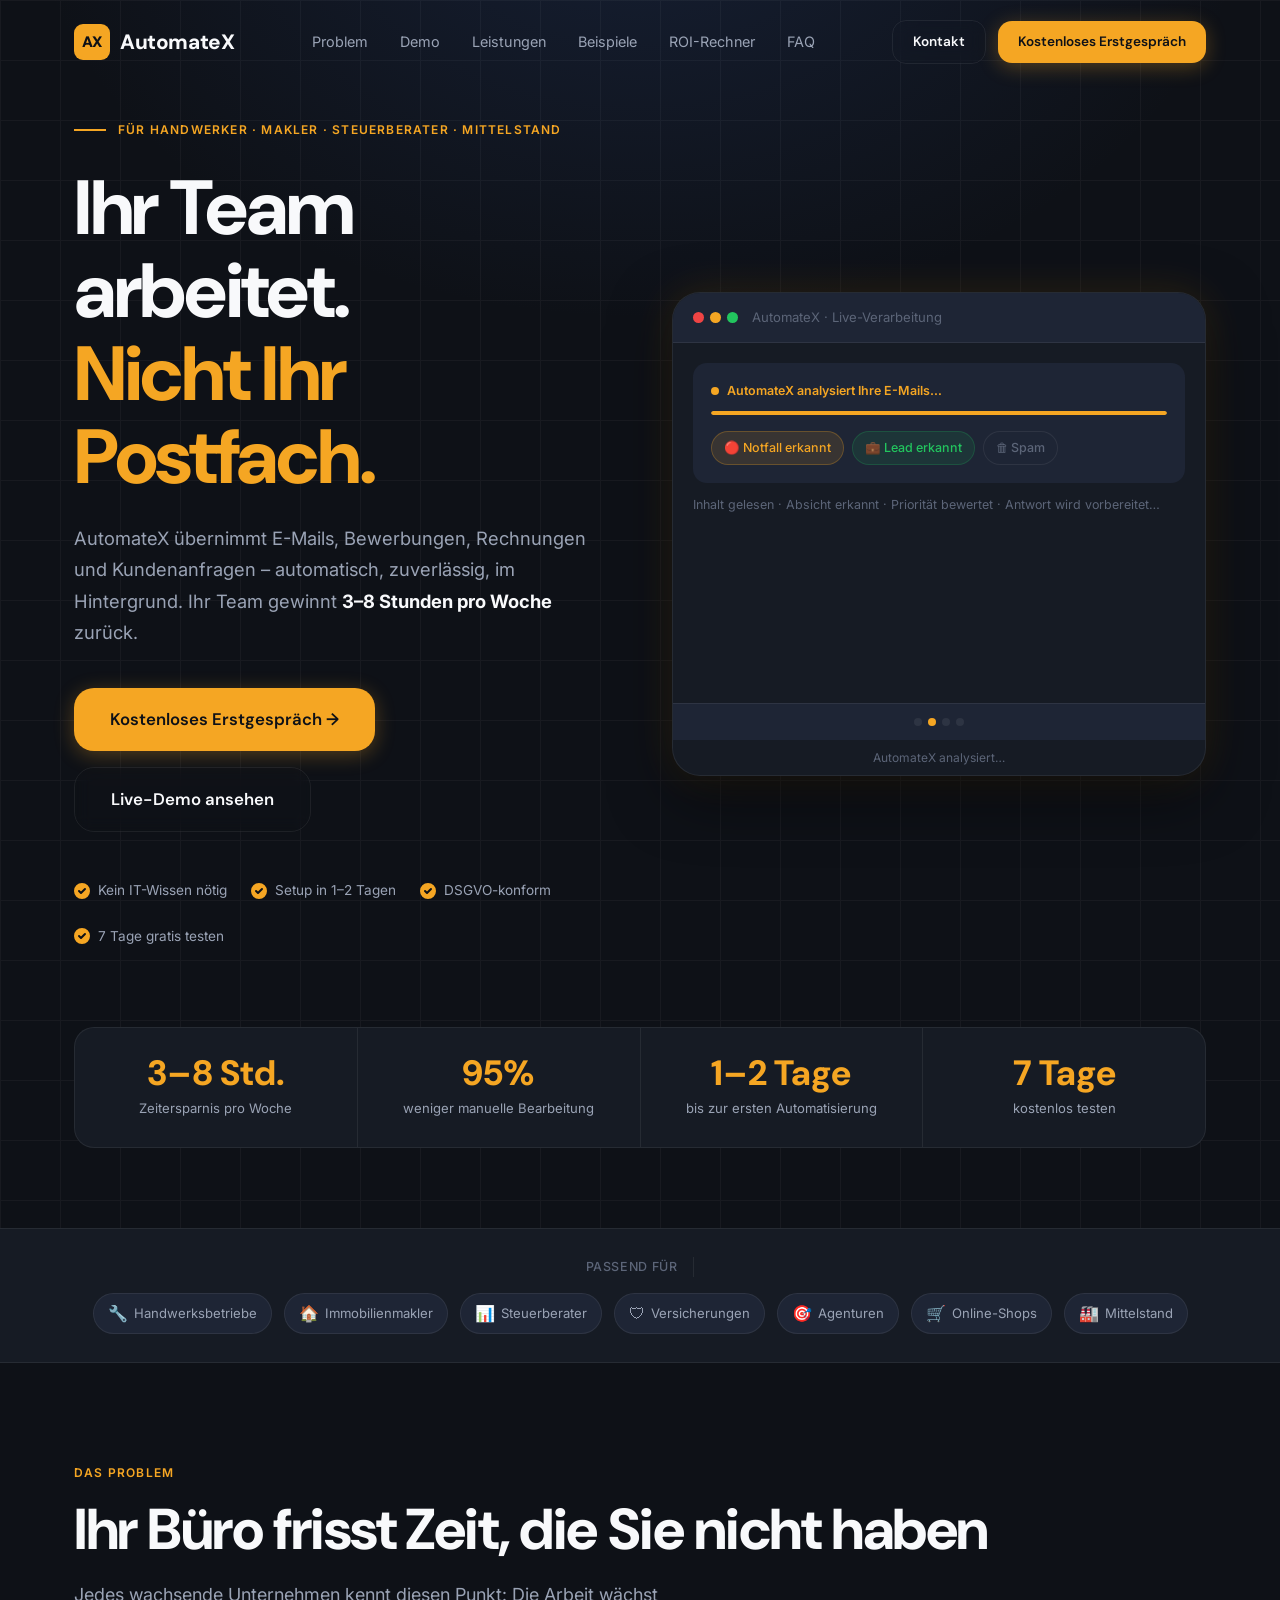
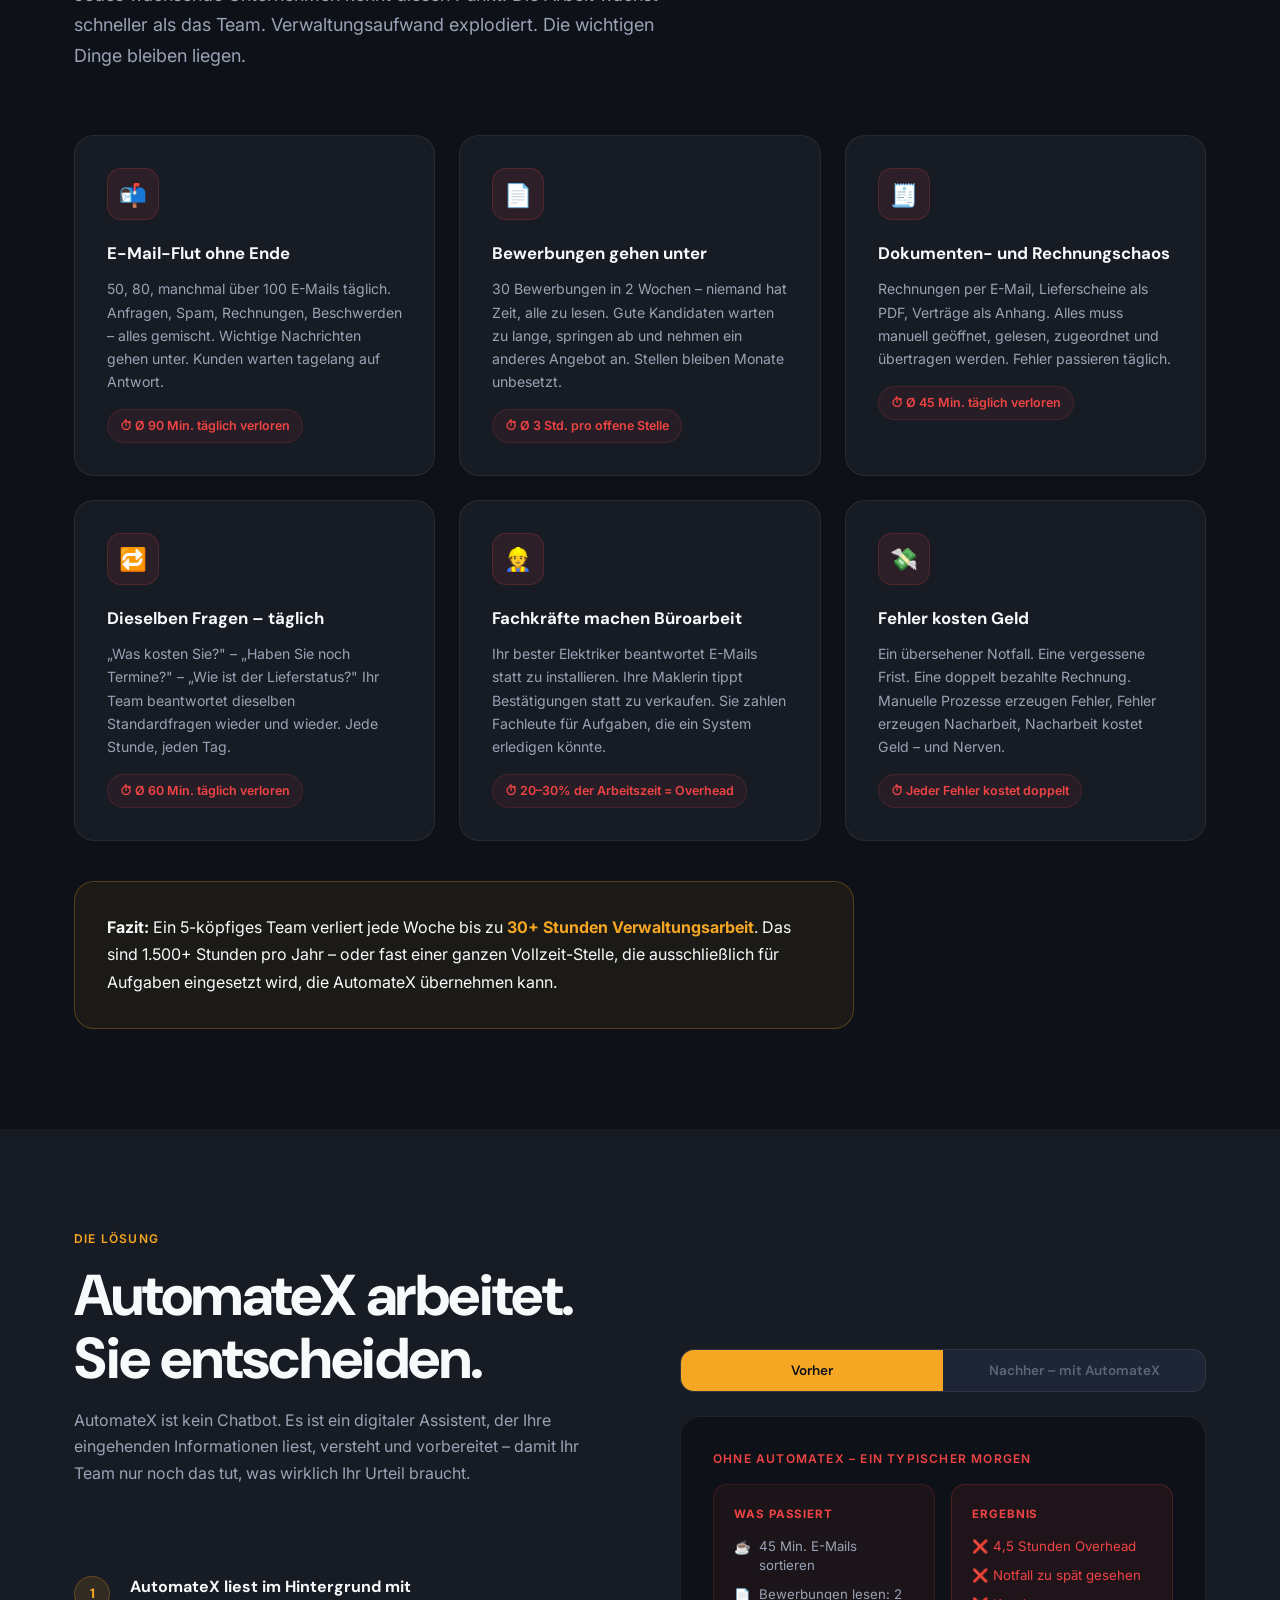
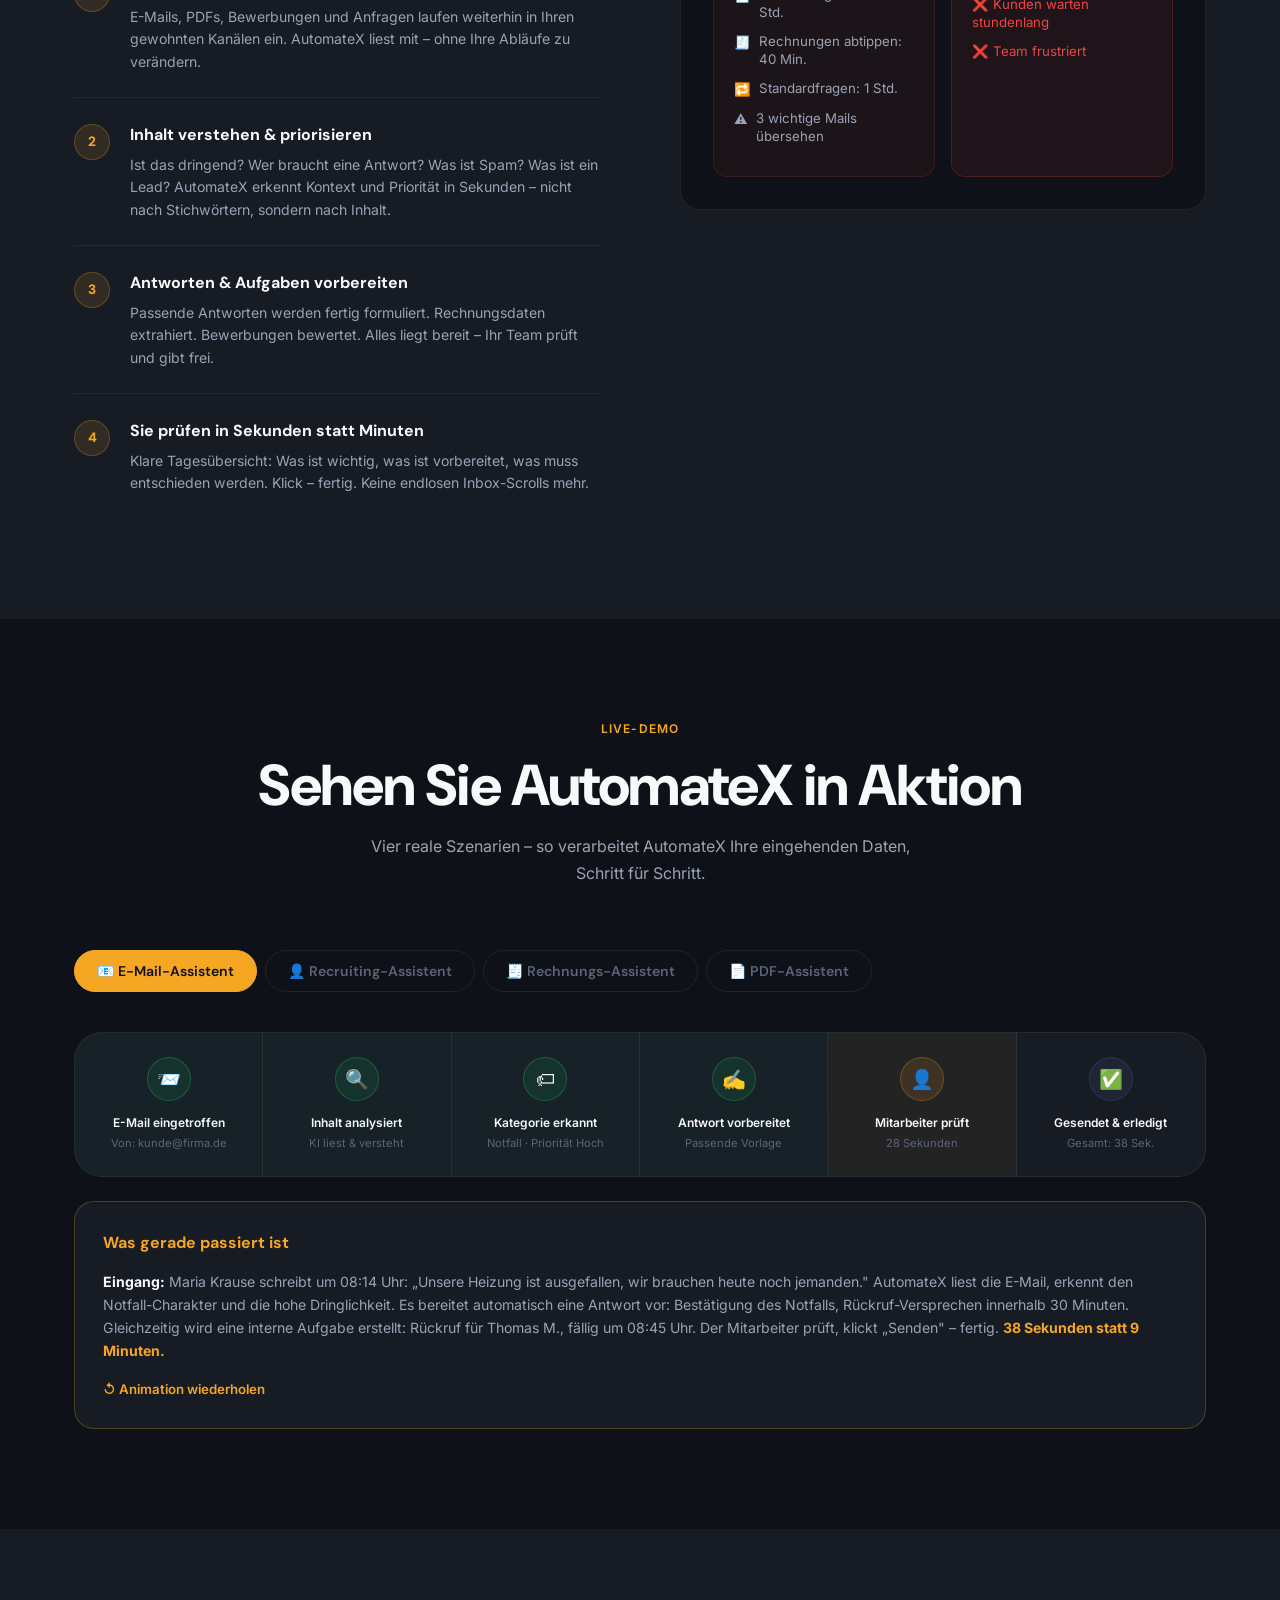
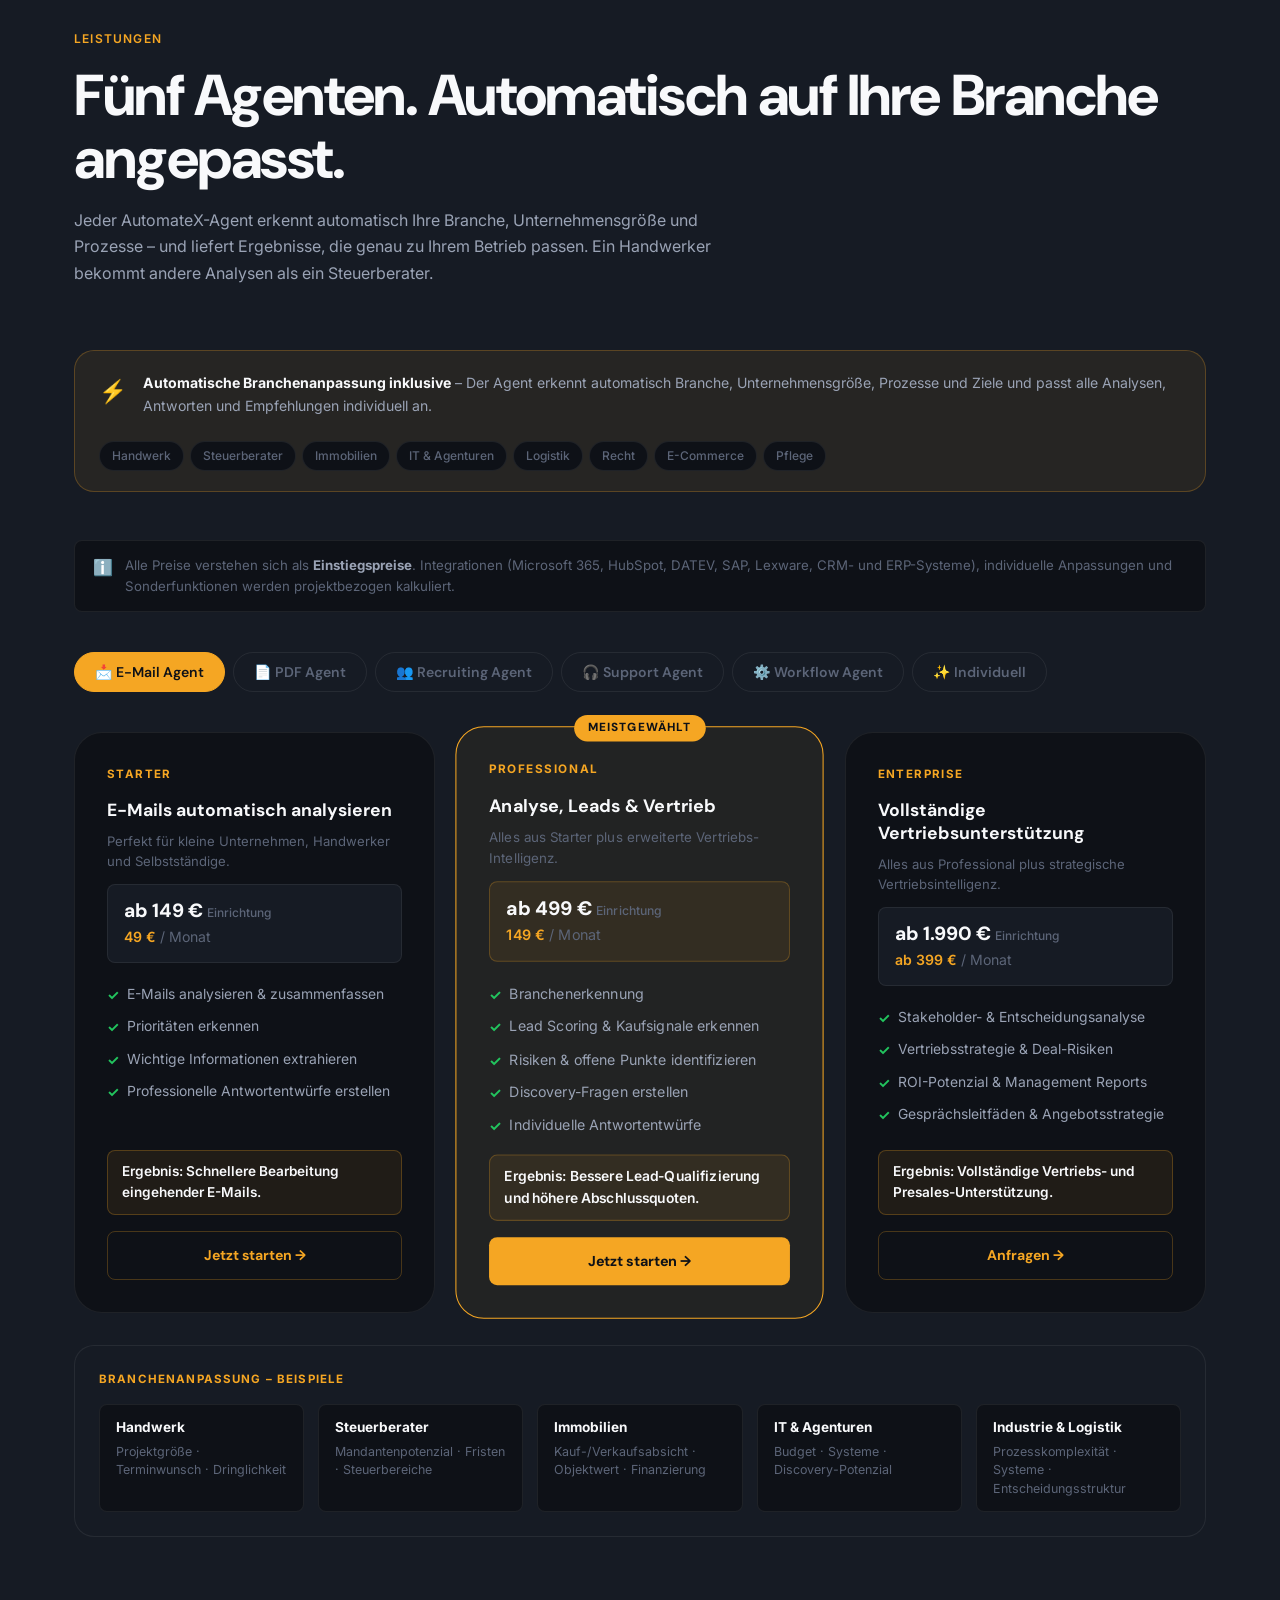
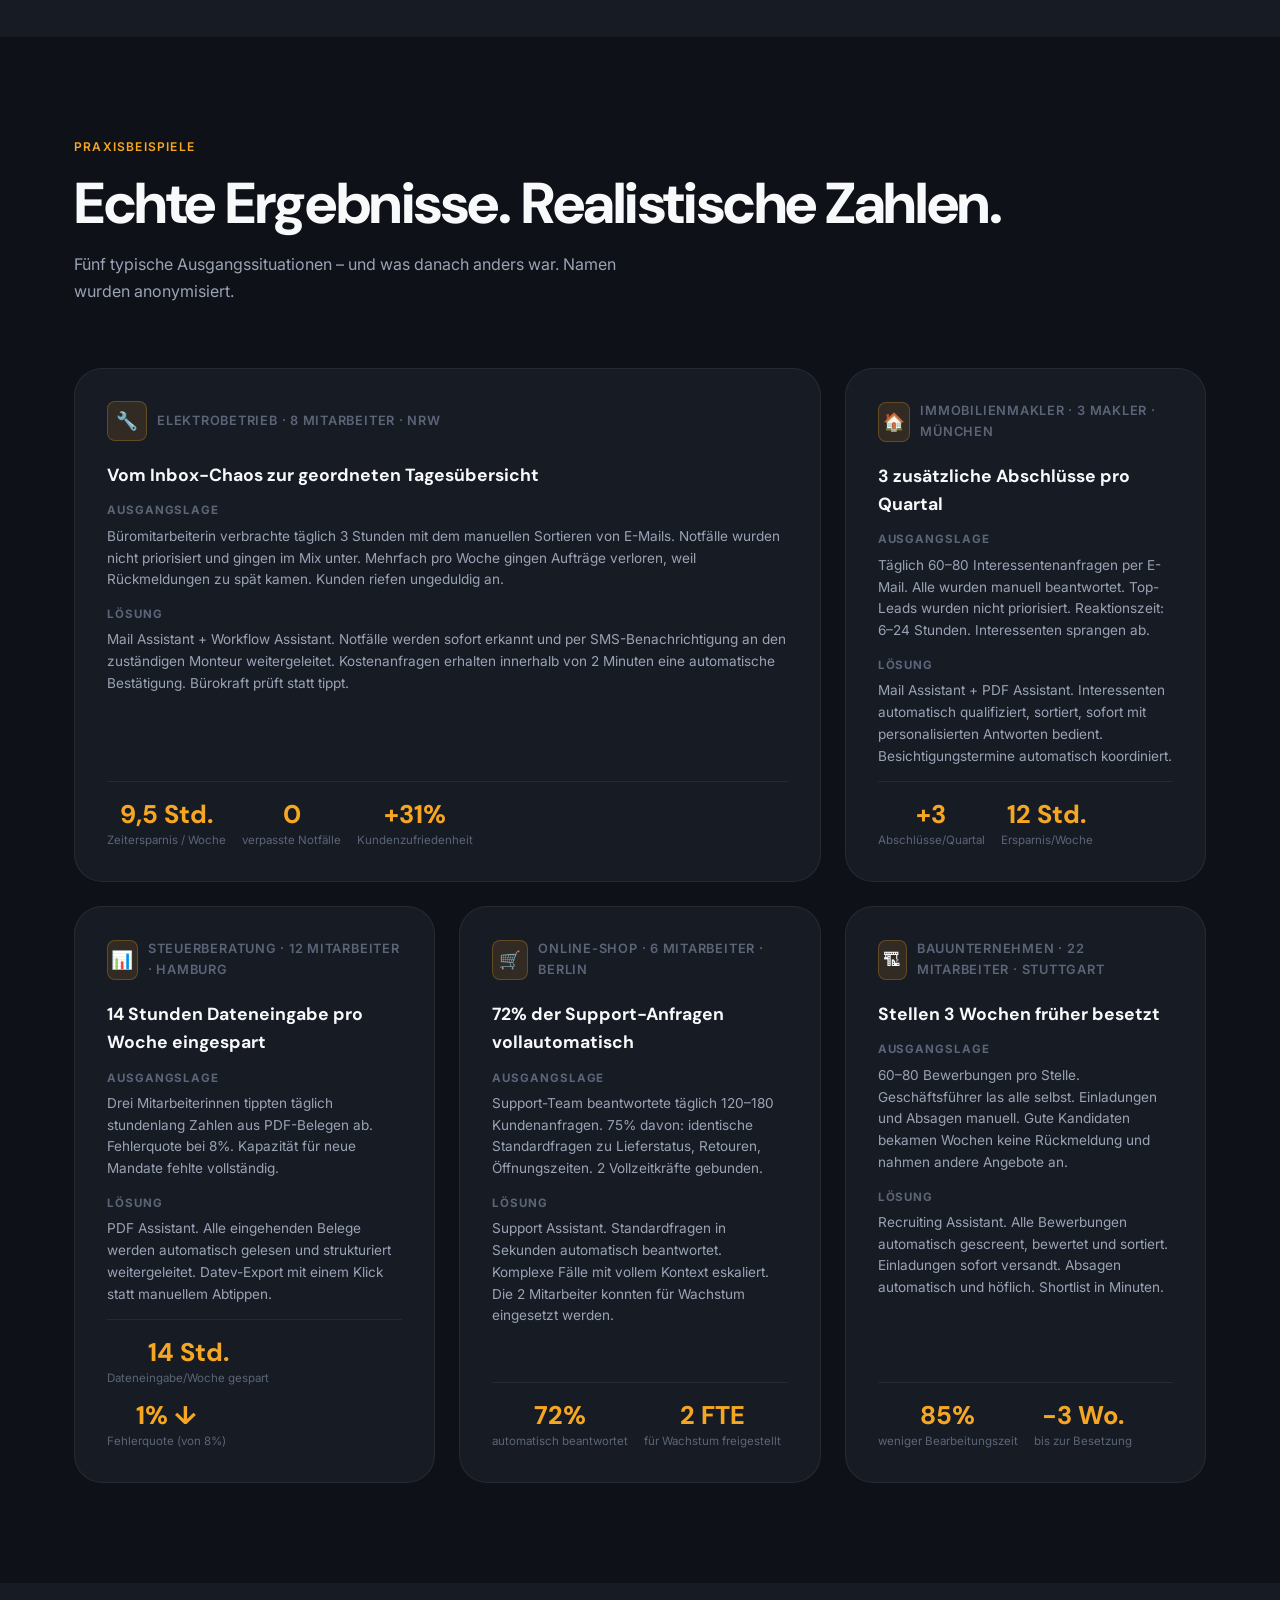
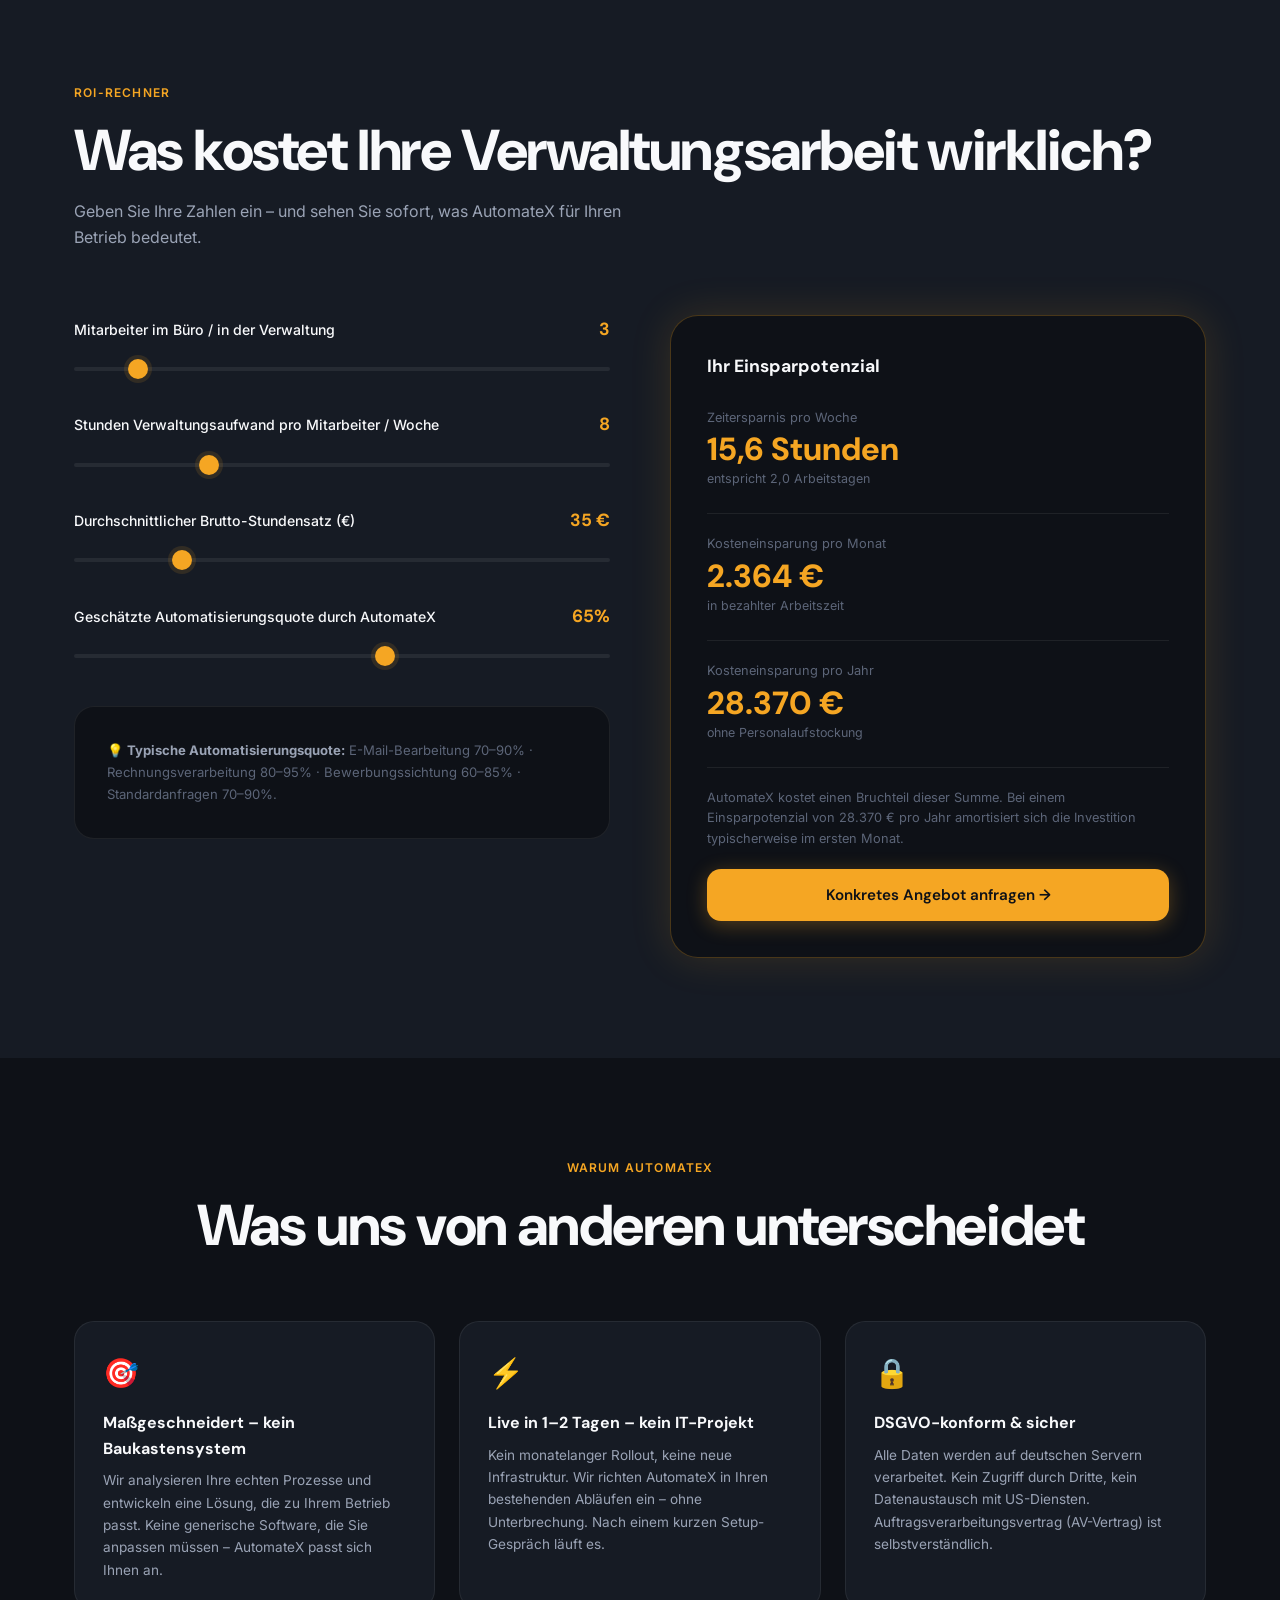
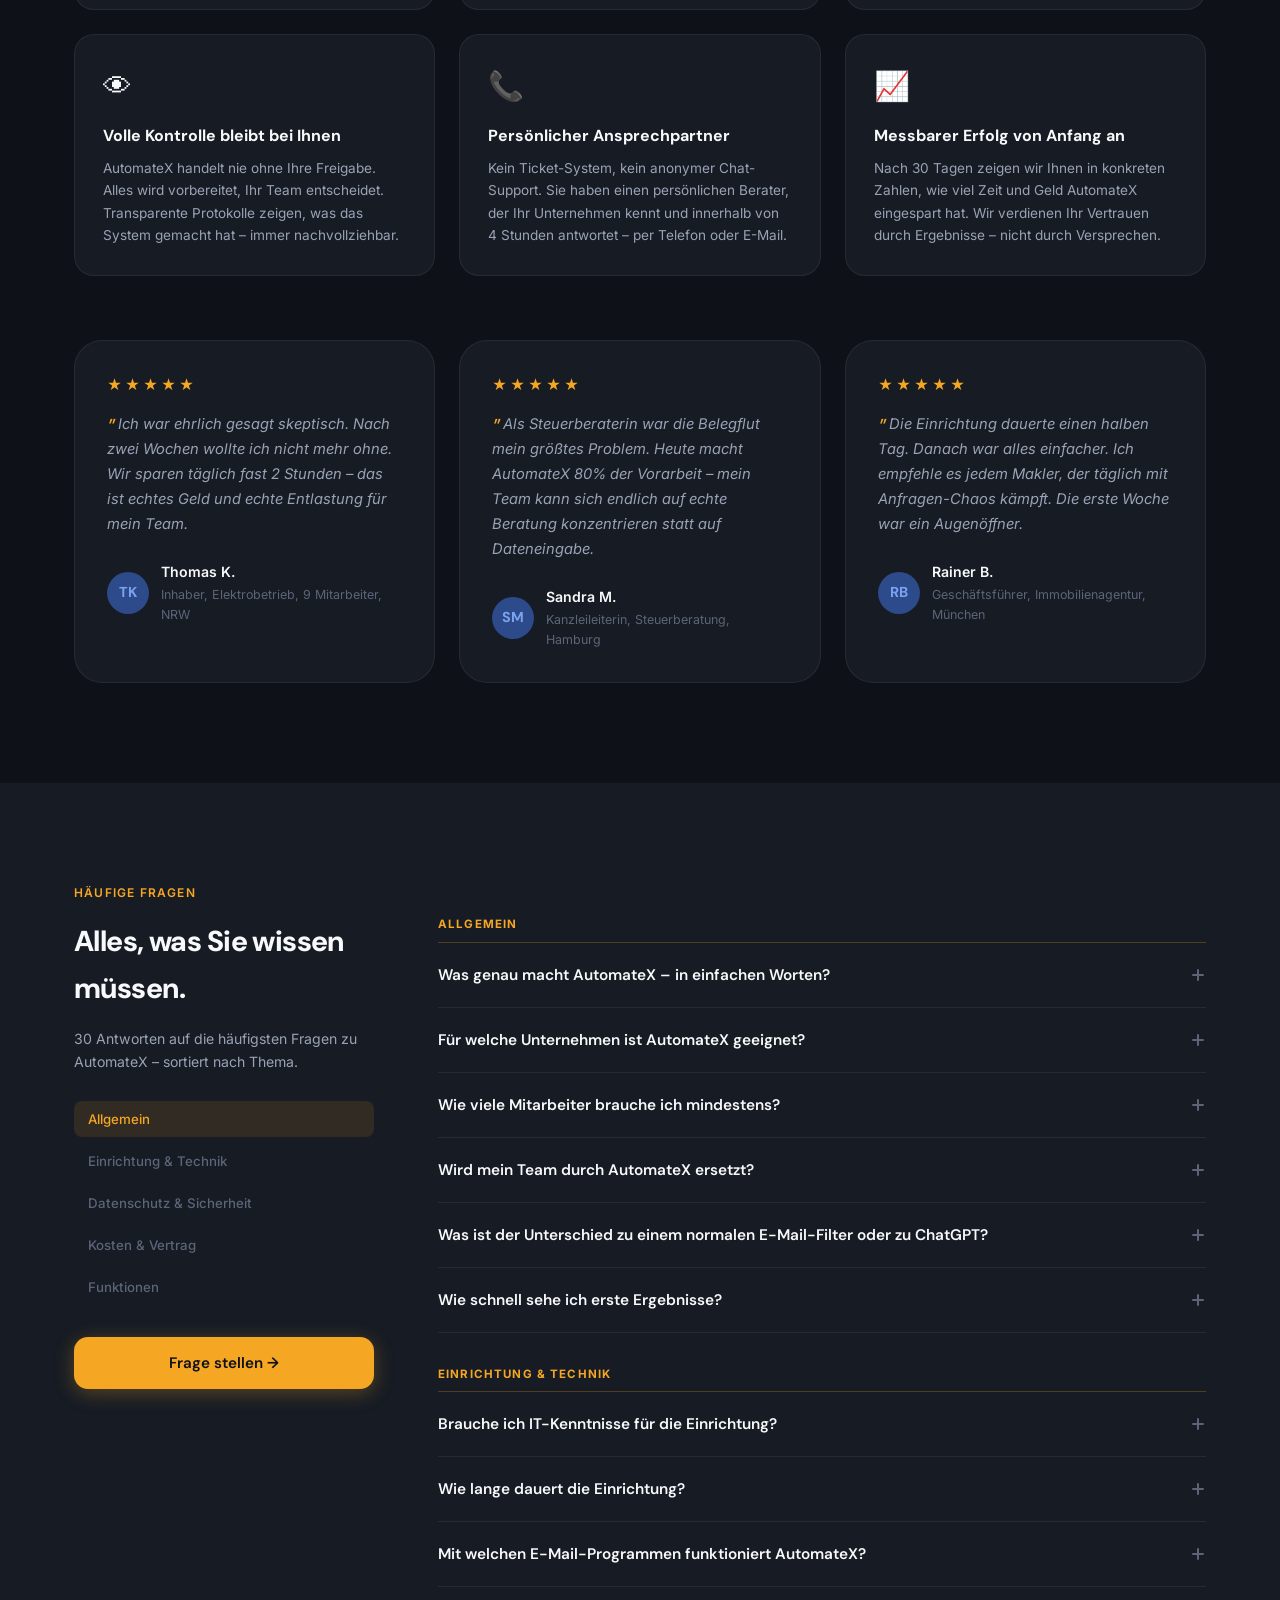
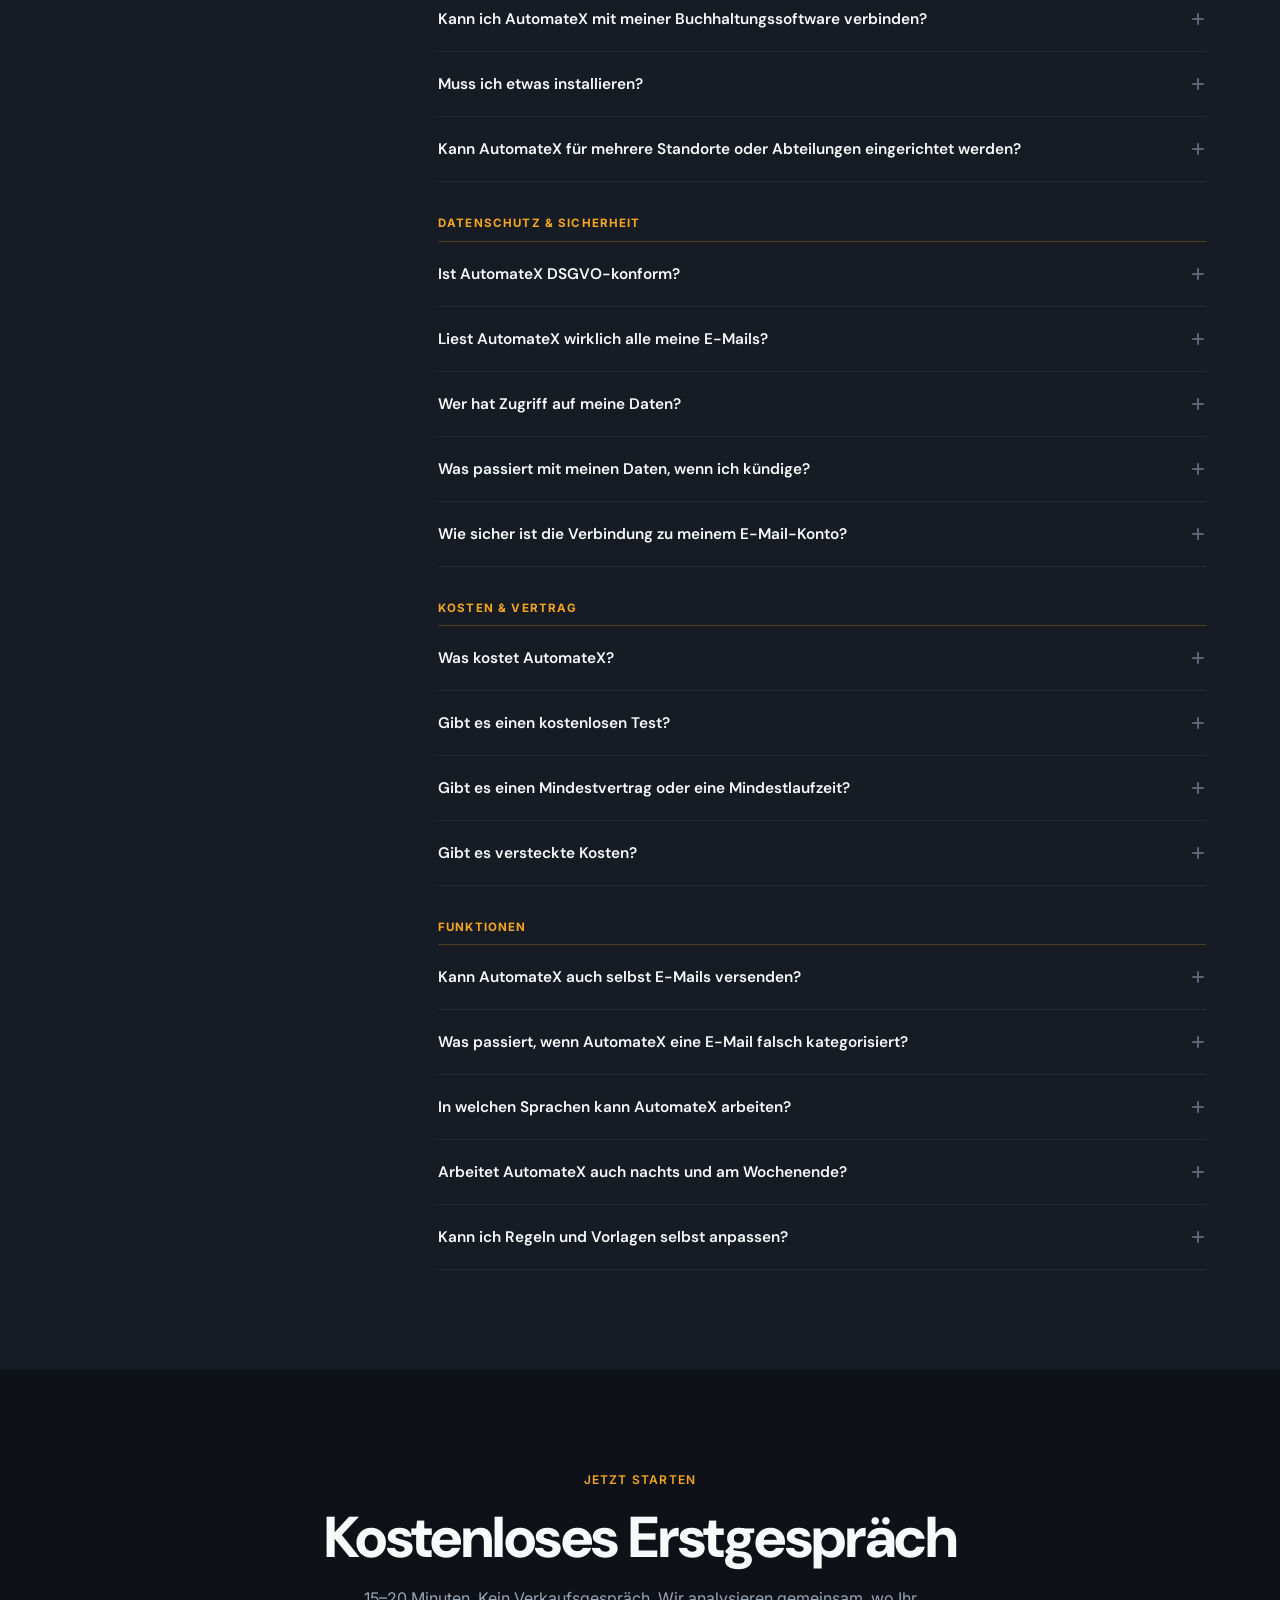
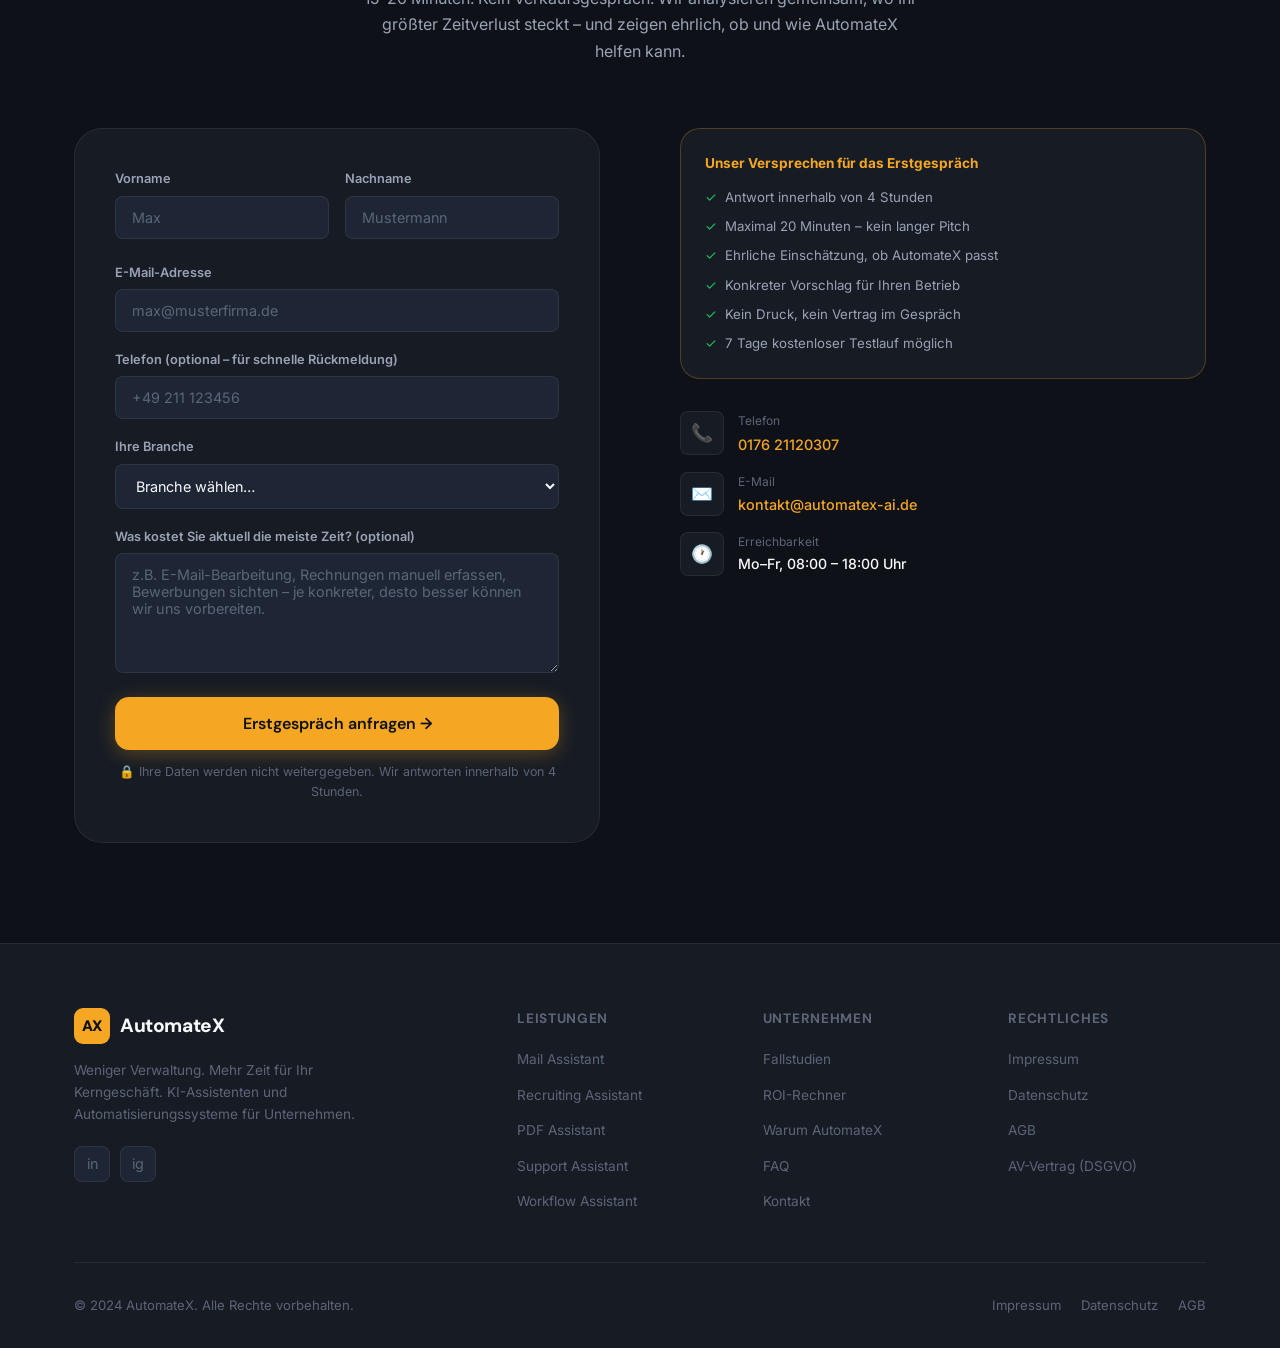
<file: index.html>
<!DOCTYPE html>
<html lang="de">
<head>
  <meta charset="UTF-8" />
  <meta name="viewport" content="width=device-width, initial-scale=1.0" />
  <title>AutomateX – Weniger Verwaltung. Mehr Zeit für Ihr Geschäft.</title>
  <meta name="description" content="AutomateX entwickelt KI-Assistenten für Unternehmen. E-Mails automatisch bearbeiten, Bewerbungen sortieren, Rechnungen auswerten. Jede Woche mehrere Stunden einsparen." />
  <meta name="keywords" content="KI Automatisierung, E-Mail Assistent, Büroautomatisierung, Verwaltung automatisieren, Handwerk Software, AutomateX" />
  <meta property="og:title" content="AutomateX – Weniger Verwaltung. Mehr Zeit für Ihr Geschäft." />
  <meta property="og:description" content="AutomateX automatisiert E-Mails, Bewerbungen, Rechnungen und Kundenanfragen – damit Ihr Team 3–8 Stunden pro Woche zurückgewinnt." />
  <meta property="og:type" content="website" />
  <meta property="og:url" content="https://automatex-ai.de" />
  <link rel="canonical" href="https://automatex-ai.de" />
  <link rel="preconnect" href="https://fonts.googleapis.com" />
  <link rel="preconnect" href="https://fonts.gstatic.com" crossorigin />
  <link href="https://fonts.googleapis.com/css2?family=DM+Sans:opsz,wght@9..40,300;9..40,400;9..40,500;9..40,600;9..40,700;9..40,800&family=Inter:wght@300;400;500;600;700&display=swap" rel="stylesheet" />
  <link rel="stylesheet" href="style.css" />
  <script type="application/ld+json">
  {"@context":"https://schema.org","@type":"Organization","name":"AutomateX","url":"https://automatex-ai.de","description":"KI-Assistenten und Automatisierungssysteme für Unternehmen","email":"kontakt@automatex-ai.de"}
  </script>
</head>
<body>

<!-- ═══════════════════════ NAV ═══════════════════════ -->
<nav id="nav">
  <div class="container">
    <div class="nav-inner">
      <a href="#" class="nav-logo" aria-label="AutomateX Startseite">
        <div class="nav-logo-mark">AX</div>
        AutomateX
      </a>
      <ul class="nav-links" id="navLinks">
        <li><a href="#problem">Problem</a></li>
        <li><a href="#demo">Demo</a></li>
        <li><a href="#services">Leistungen</a></li>
        <li><a href="#cases">Beispiele</a></li>
        <li><a href="#roi">ROI-Rechner</a></li>
        <li><a href="#faq">FAQ</a></li>
      </ul>
      <div class="nav-cta">
        <a href="#contact" class="btn btn-secondary btn-sm">Kontakt</a>
        <a href="#contact" class="btn btn-primary btn-sm">Kostenloses Erstgespräch</a>
      </div>
      <button class="hamburger" id="hamburger" aria-label="Menü öffnen" aria-expanded="false">
        <span></span><span></span><span></span>
      </button>
    </div>
  </div>
</nav>

<nav class="mobile-menu" id="mobileMenu" aria-label="Mobile Navigation">
  <a href="#problem" onclick="closeMobile()">Das Problem</a>
  <a href="#demo" onclick="closeMobile()">Live-Demo</a>
  <a href="#services" onclick="closeMobile()">Leistungen</a>
  <a href="#cases" onclick="closeMobile()">Fallstudien</a>
  <a href="#roi" onclick="closeMobile()">ROI-Rechner</a>
  <a href="#why" onclick="closeMobile()">Warum AutomateX</a>
  <a href="#faq" onclick="closeMobile()">FAQ</a>
  <a href="#contact" class="btn btn-primary" onclick="closeMobile()">Kostenloses Erstgespräch →</a>
</nav>

<!-- ═══════════════════════ HERO ═══════════════════════ -->
<section id="hero">
  <div class="hero-bg"></div>
  <div class="hero-grid"></div>
  <div class="container">
    <div class="hero-inner">
      <div class="hero-layout">

        <!-- Left: Text -->
        <div class="hero-text">
          <div class="hero-eyebrow">
            <div class="hero-eyebrow-line"></div>
            <span class="label">Für Handwerker · Makler · Steuerberater · Mittelstand</span>
          </div>
          <h1 class="display-xl hero-title">
            Ihr Team arbeitet.<br>
            <em>Nicht Ihr Postfach.</em>
          </h1>
          <p class="hero-subtitle">
            AutomateX übernimmt E-Mails, Bewerbungen, Rechnungen und Kundenanfragen – automatisch,
            zuverlässig, im Hintergrund. Ihr Team gewinnt <strong style="color:var(--text-primary)">3–8 Stunden pro Woche</strong> zurück.
          </p>
          <div class="hero-actions">
            <a href="#contact" class="btn btn-primary btn-lg">Kostenloses Erstgespräch →</a>
            <a href="#demo" class="btn btn-secondary btn-lg">Live-Demo ansehen</a>
          </div>
          <div class="hero-trust">
            <div class="hero-trust-item">
              <svg viewBox="0 0 16 16" fill="currentColor"><path d="M8 0a8 8 0 100 16A8 8 0 008 0zm3.707 6.707l-4 4a1 1 0 01-1.414 0l-2-2a1 1 0 011.414-1.414L7 8.586l3.293-3.293a1 1 0 011.414 1.414z"/></svg>
              <span>Kein IT-Wissen nötig</span>
            </div>
            <div class="hero-trust-item">
              <svg viewBox="0 0 16 16" fill="currentColor"><path d="M8 0a8 8 0 100 16A8 8 0 008 0zm3.707 6.707l-4 4a1 1 0 01-1.414 0l-2-2a1 1 0 011.414-1.414L7 8.586l3.293-3.293a1 1 0 011.414 1.414z"/></svg>
              <span>Setup in 1–2 Tagen</span>
            </div>
            <div class="hero-trust-item">
              <svg viewBox="0 0 16 16" fill="currentColor"><path d="M8 0a8 8 0 100 16A8 8 0 008 0zm3.707 6.707l-4 4a1 1 0 01-1.414 0l-2-2a1 1 0 011.414-1.414L7 8.586l3.293-3.293a1 1 0 011.414 1.414z"/></svg>
              <span>DSGVO-konform</span>
            </div>
            <div class="hero-trust-item">
              <svg viewBox="0 0 16 16" fill="currentColor"><path d="M8 0a8 8 0 100 16A8 8 0 008 0zm3.707 6.707l-4 4a1 1 0 01-1.414 0l-2-2a1 1 0 011.414-1.414L7 8.586l3.293-3.293a1 1 0 011.414 1.414z"/></svg>
              <span>7 Tage gratis testen</span>
            </div>
          </div>
        </div>

        <!-- Right: Animated Inbox -->
        <div>
          <div class="hero-inbox" aria-label="Live-Demo der E-Mail-Automatisierung">
            <div class="inbox-titlebar">
              <div class="inbox-dots">
                <div class="inbox-dot inbox-dot-r"></div>
                <div class="inbox-dot inbox-dot-y"></div>
                <div class="inbox-dot inbox-dot-g"></div>
              </div>
              <span class="inbox-title-text">AutomateX · Live-Verarbeitung</span>
            </div>
            <div class="inbox-body">

              <!-- Step 1: Incoming -->
              <div class="inbox-step active" id="inbox-step-1">
                <p style="font-size:0.78rem;color:var(--text-muted);margin-bottom:14px">Montag, 08:14 Uhr – 3 neue E-Mails</p>
                <div class="inbox-mail-item highlight">
                  <div class="inbox-mail-avatar">MK</div>
                  <div class="inbox-mail-meta">
                    <div class="inbox-mail-from">Maria Krause</div>
                    <div class="inbox-mail-subject">🔴 Dringend: Heizungsausfall – bitte heute</div>
                    <div class="inbox-mail-preview">Guten Morgen, seit heute Nacht funktioniert unsere Heizung...</div>
                  </div>
                </div>
                <div class="inbox-mail-item">
                  <div class="inbox-mail-avatar" style="background:var(--slate-light)">TB</div>
                  <div class="inbox-mail-meta">
                    <div class="inbox-mail-from">Thomas Bauer</div>
                    <div class="inbox-mail-subject">Anfrage: Angebot Sanitärinstallation</div>
                    <div class="inbox-mail-preview">Wir planen einen Umbau und benötigen ein Angebot...</div>
                  </div>
                </div>
                <div class="inbox-mail-item">
                  <div class="inbox-mail-avatar" style="background:var(--ink-3);color:var(--text-muted)">NL</div>
                  <div class="inbox-mail-meta">
                    <div class="inbox-mail-from">newsletter@baustoffmarkt.de</div>
                    <div class="inbox-mail-subject">Ihr Oktober-Angebot ist da!</div>
                    <div class="inbox-mail-preview">Sparen Sie bis zu 30% auf alle Werkzeuge...</div>
                  </div>
                </div>
              </div>

              <!-- Step 2: Analysis -->
              <div class="inbox-step" id="inbox-step-2">
                <div class="inbox-processing">
                  <div class="inbox-processing-label">
                    <span style="width:8px;height:8px;border-radius:50%;background:var(--amber);display:inline-block"></span>
                    AutomateX analysiert Ihre E-Mails…
                  </div>
                  <div class="inbox-progress-bar">
                    <div class="inbox-progress-fill"></div>
                  </div>
                  <div class="inbox-tag-list" style="margin-top:16px">
                    <span class="badge badge-amber">🔴 Notfall erkannt</span>
                    <span class="badge" style="background:rgba(34,197,94,0.1);color:var(--success);border:1px solid rgba(34,197,94,0.2)">💼 Lead erkannt</span>
                    <span class="badge" style="background:var(--ink-3);color:var(--text-muted);border:1px solid var(--border)">🗑 Spam</span>
                  </div>
                </div>
                <div style="font-size:0.78rem;color:var(--text-muted);margin-top:12px;line-height:1.6">
                  Inhalt gelesen · Absicht erkannt · Priorität bewertet · Antwort wird vorbereitet…
                </div>
              </div>

              <!-- Step 3: Response Ready -->
              <div class="inbox-step" id="inbox-step-3">
                <div class="inbox-result">
                  <div class="inbox-result-header">
                    <span class="inbox-result-title">Antwort vorbereitet</span>
                    <span class="badge badge-amber">Bereit zum Senden</span>
                  </div>
                  <div class="inbox-reply-preview">
                    „Sehr geehrte Frau Krause, vielen Dank für Ihre Nachricht. Wir sind als Notdienst
                    für Sie im Einsatz und melden uns innerhalb der nächsten 30 Minuten persönlich
                    bei Ihnen. Mit freundlichen Grüßen, Ihr AutomateX-Team"
                  </div>
                  <div style="font-size:0.78rem;color:var(--text-muted);margin-bottom:14px">
                    Aufgabe erstellt: 🔔 Notfall-Rückruf · Zugewiesen: Thomas M. · Fällig: 08:45 Uhr
                  </div>
                  <div class="inbox-action-row">
                    <button class="btn btn-primary btn-sm" style="font-size:0.78rem;padding:8px 16px">✓ Senden</button>
                    <button class="btn btn-secondary btn-sm" style="font-size:0.78rem;padding:8px 16px">Bearbeiten</button>
                  </div>
                </div>
              </div>

              <!-- Step 4: Done -->
              <div class="inbox-step" id="inbox-step-4">
                <div style="text-align:center;padding:24px 0">
                  <div style="font-size:2.5rem;margin-bottom:14px">✅</div>
                  <p style="font-weight:700;font-size:1rem;margin-bottom:8px">Erledigt in 38 Sekunden</p>
                  <p style="font-size:0.83rem;color:var(--text-secondary);margin-bottom:20px">Ohne AutomateX: ca. 9–12 Minuten manuell</p>
                  <div style="display:flex;gap:10px;justify-content:center;flex-wrap:wrap">
                    <span class="badge badge-green">✓ Notfall beantwortet</span>
                    <span class="badge badge-green">✓ Lead notiert</span>
                    <span class="badge badge-green">✓ Spam archiviert</span>
                  </div>
                </div>
              </div>

            </div>
            <div class="inbox-progress-steps" role="tablist" aria-label="Demo-Schritte">
              <div class="inbox-step-dot active" data-step="1" role="tab" aria-label="Schritt 1"></div>
              <div class="inbox-step-dot" data-step="2" role="tab" aria-label="Schritt 2"></div>
              <div class="inbox-step-dot" data-step="3" role="tab" aria-label="Schritt 3"></div>
              <div class="inbox-step-dot" data-step="4" role="tab" aria-label="Schritt 4"></div>
            </div>
            <div class="inbox-step-label" id="stepLabel">Posteingang – 3 neue E-Mails</div>
          </div>
        </div>

      </div><!-- /hero-layout -->

      <!-- Stats row -->
      <div class="hero-stats reveal">
        <div class="hero-stat">
          <div class="hero-stat-num">3–8 Std.</div>
          <div class="hero-stat-label">Zeitersparnis pro Woche</div>
        </div>
        <div class="hero-stat">
          <div class="hero-stat-num">95%</div>
          <div class="hero-stat-label">weniger manuelle Bearbeitung</div>
        </div>
        <div class="hero-stat">
          <div class="hero-stat-num">1–2 Tage</div>
          <div class="hero-stat-label">bis zur ersten Automatisierung</div>
        </div>
        <div class="hero-stat">
          <div class="hero-stat-num">7 Tage</div>
          <div class="hero-stat-label">kostenlos testen</div>
        </div>
      </div>

    </div><!-- /hero-inner -->
  </div>
</section>

<!-- ═══════════════════════ TRUST BAR ═══════════════════════ -->
<div id="trust-bar">
  <div class="container">
    <div class="trust-bar-inner">
      <span class="trust-bar-label">Passend für</span>
      <div class="trust-bar-divider"></div>
      <div class="trust-bar-items">
        <div class="trust-bar-item"><span class="trust-bar-item-icon">🔧</span> Handwerksbetriebe</div>
        <div class="trust-bar-item"><span class="trust-bar-item-icon">🏠</span> Immobilienmakler</div>
        <div class="trust-bar-item"><span class="trust-bar-item-icon">📊</span> Steuerberater</div>
        <div class="trust-bar-item"><span class="trust-bar-item-icon">🛡</span> Versicherungen</div>
        <div class="trust-bar-item"><span class="trust-bar-item-icon">🎯</span> Agenturen</div>
        <div class="trust-bar-item"><span class="trust-bar-item-icon">🛒</span> Online-Shops</div>
        <div class="trust-bar-item"><span class="trust-bar-item-icon">🏭</span> Mittelstand</div>
      </div>
    </div>
  </div>
</div>

<!-- ═══════════════════════ PROBLEM ═══════════════════════ -->
<section id="problem" class="section">
  <div class="container">
    <div class="section-header reveal">
      <div class="label">Das Problem</div>
      <h2 class="display-lg" style="margin-top:14px">Ihr Büro frisst Zeit, die Sie nicht haben</h2>
      <p class="body-lg" style="margin-top:18px;max-width:600px">
        Jedes wachsende Unternehmen kennt diesen Punkt: Die Arbeit wächst schneller als das Team.
        Verwaltungsaufwand explodiert. Die wichtigen Dinge bleiben liegen.
      </p>
    </div>
    <div class="problem-cards">
      <div class="problem-card reveal">
        <div class="problem-icon">📬</div>
        <h3 class="problem-title">E-Mail-Flut ohne Ende</h3>
        <p class="problem-text">50, 80, manchmal über 100 E-Mails täglich. Anfragen, Spam, Rechnungen, Beschwerden – alles gemischt. Wichtige Nachrichten gehen unter. Kunden warten tagelang auf Antwort.</p>
        <span class="problem-cost">⏱ Ø 90 Min. täglich verloren</span>
      </div>
      <div class="problem-card reveal reveal-delay-1">
        <div class="problem-icon">📄</div>
        <h3 class="problem-title">Bewerbungen gehen unter</h3>
        <p class="problem-text">30 Bewerbungen in 2 Wochen – niemand hat Zeit, alle zu lesen. Gute Kandidaten warten zu lange, springen ab und nehmen ein anderes Angebot an. Stellen bleiben Monate unbesetzt.</p>
        <span class="problem-cost">⏱ Ø 3 Std. pro offene Stelle</span>
      </div>
      <div class="problem-card reveal reveal-delay-2">
        <div class="problem-icon">🧾</div>
        <h3 class="problem-title">Dokumenten- und Rechnungschaos</h3>
        <p class="problem-text">Rechnungen per E-Mail, Lieferscheine als PDF, Verträge als Anhang. Alles muss manuell geöffnet, gelesen, zugeordnet und übertragen werden. Fehler passieren täglich.</p>
        <span class="problem-cost">⏱ Ø 45 Min. täglich verloren</span>
      </div>
      <div class="problem-card reveal">
        <div class="problem-icon">🔁</div>
        <h3 class="problem-title">Dieselben Fragen – täglich</h3>
        <p class="problem-text">„Was kosten Sie?" – „Haben Sie noch Termine?" – „Wie ist der Lieferstatus?" Ihr Team beantwortet dieselben Standardfragen wieder und wieder. Jede Stunde, jeden Tag.</p>
        <span class="problem-cost">⏱ Ø 60 Min. täglich verloren</span>
      </div>
      <div class="problem-card reveal reveal-delay-1">
        <div class="problem-icon">👷</div>
        <h3 class="problem-title">Fachkräfte machen Büroarbeit</h3>
        <p class="problem-text">Ihr bester Elektriker beantwortet E-Mails statt zu installieren. Ihre Maklerin tippt Bestätigungen statt zu verkaufen. Sie zahlen Fachleute für Aufgaben, die ein System erledigen könnte.</p>
        <span class="problem-cost">⏱ 20–30% der Arbeitszeit = Overhead</span>
      </div>
      <div class="problem-card reveal reveal-delay-2">
        <div class="problem-icon">💸</div>
        <h3 class="problem-title">Fehler kosten Geld</h3>
        <p class="problem-text">Ein übersehener Notfall. Eine vergessene Frist. Eine doppelt bezahlte Rechnung. Manuelle Prozesse erzeugen Fehler, Fehler erzeugen Nacharbeit, Nacharbeit kostet Geld – und Nerven.</p>
        <span class="problem-cost">⏱ Jeder Fehler kostet doppelt</span>
      </div>
    </div>
    <div class="card card-amber reveal" style="margin-top:40px;max-width:780px">
      <p style="font-size:1rem;line-height:1.7">
        <strong style="color:var(--text-primary)">Fazit:</strong>
        Ein 5-köpfiges Team verliert jede Woche bis zu
        <strong style="color:var(--amber)">30+ Stunden Verwaltungsarbeit</strong>.
        Das sind 1.500+ Stunden pro Jahr – oder fast einer ganzen Vollzeit-Stelle,
        die ausschließlich für Aufgaben eingesetzt wird, die AutomateX übernehmen kann.
      </p>
    </div>
  </div>
</section>

<!-- ═══════════════════════ SOLUTION ═══════════════════════ -->
<section id="solution" class="section" style="background:var(--ink-2)">
  <div class="container">
    <div class="solution-layout">
      <div>
        <div class="section-header reveal">
          <div class="label">Die Lösung</div>
          <h2 class="display-lg" style="margin-top:14px">AutomateX arbeitet. Sie entscheiden.</h2>
          <p class="body-md" style="margin-top:16px">
            AutomateX ist kein Chatbot. Es ist ein digitaler Assistent, der Ihre eingehenden
            Informationen liest, versteht und vorbereitet – damit Ihr Team nur noch das tut,
            was wirklich Ihr Urteil braucht.
          </p>
        </div>
        <div class="solution-steps">
          <div class="solution-step reveal">
            <div class="solution-step-num">1</div>
            <div class="solution-step-content">
              <div class="solution-step-title">AutomateX liest im Hintergrund mit</div>
              <p class="solution-step-text">E-Mails, PDFs, Bewerbungen und Anfragen laufen weiterhin in Ihren gewohnten Kanälen ein. AutomateX liest mit – ohne Ihre Abläufe zu verändern.</p>
            </div>
          </div>
          <div class="solution-step reveal reveal-delay-1">
            <div class="solution-step-num">2</div>
            <div class="solution-step-content">
              <div class="solution-step-title">Inhalt verstehen & priorisieren</div>
              <p class="solution-step-text">Ist das dringend? Wer braucht eine Antwort? Was ist Spam? Was ist ein Lead? AutomateX erkennt Kontext und Priorität in Sekunden – nicht nach Stichwörtern, sondern nach Inhalt.</p>
            </div>
          </div>
          <div class="solution-step reveal reveal-delay-2">
            <div class="solution-step-num">3</div>
            <div class="solution-step-content">
              <div class="solution-step-title">Antworten & Aufgaben vorbereiten</div>
              <p class="solution-step-text">Passende Antworten werden fertig formuliert. Rechnungsdaten extrahiert. Bewerbungen bewertet. Alles liegt bereit – Ihr Team prüft und gibt frei.</p>
            </div>
          </div>
          <div class="solution-step reveal reveal-delay-3">
            <div class="solution-step-num">4</div>
            <div class="solution-step-content">
              <div class="solution-step-title">Sie prüfen in Sekunden statt Minuten</div>
              <p class="solution-step-text">Klare Tagesübersicht: Was ist wichtig, was ist vorbereitet, was muss entschieden werden. Klick – fertig. Keine endlosen Inbox-Scrolls mehr.</p>
            </div>
          </div>
        </div>
      </div>
      <div class="solution-visual">
        <div class="toggle-wrapper reveal">
          <button class="toggle-btn active" id="toggle-before" onclick="switchToggle('before')">Vorher</button>
          <button class="toggle-btn" id="toggle-after" onclick="switchToggle('after')">Nachher – mit AutomateX</button>
        </div>
        <div class="toggle-content active" id="content-before">
          <div class="card card-dark">
            <p class="label" style="color:#EF4444;margin-bottom:16px">Ohne AutomateX – ein typischer Morgen</p>
            <div class="before-after">
              <div class="before-col">
                <div class="ba-label">Was passiert</div>
                <div class="ba-item"><span class="ba-icon">☕</span>45 Min. E-Mails sortieren</div>
                <div class="ba-item"><span class="ba-icon">📄</span>Bewerbungen lesen: 2 Std.</div>
                <div class="ba-item"><span class="ba-icon">🧾</span>Rechnungen abtippen: 40 Min.</div>
                <div class="ba-item"><span class="ba-icon">🔁</span>Standardfragen: 1 Std.</div>
                <div class="ba-item"><span class="ba-icon">⚠️</span>3 wichtige Mails übersehen</div>
              </div>
              <div class="before-col" style="background:rgba(239,68,68,0.08);border:1px solid rgba(239,68,68,0.2)">
                <div class="ba-label" style="color:#EF4444">Ergebnis</div>
                <div class="ba-item" style="color:#EF4444">❌ 4,5 Stunden Overhead</div>
                <div class="ba-item" style="color:#EF4444">❌ Notfall zu spät gesehen</div>
                <div class="ba-item" style="color:#EF4444">❌ Kunden warten stundenlang</div>
                <div class="ba-item" style="color:#EF4444">❌ Team frustriert</div>
              </div>
            </div>
          </div>
        </div>
        <div class="toggle-content" id="content-after">
          <div class="card card-amber">
            <p class="label" style="color:var(--success);margin-bottom:16px">Mit AutomateX – derselbe Morgen</p>
            <div class="before-after">
              <div class="after-col">
                <div class="ba-label">Was passiert</div>
                <div class="ba-item"><span class="ba-icon">✅</span>Tagesübersicht: 5 Min.</div>
                <div class="ba-item"><span class="ba-icon">✅</span>Bewerbungen vorsortiert: 20 Min.</div>
                <div class="ba-item"><span class="ba-icon">✅</span>Rechnungsdaten automatisch extrahiert</div>
                <div class="ba-item"><span class="ba-icon">✅</span>Standardfragen automatisch beantwortet</div>
                <div class="ba-item"><span class="ba-icon">✅</span>Notfall sofort eskaliert</div>
              </div>
              <div class="after-col">
                <div class="ba-label">Ergebnis</div>
                <div class="ba-item"><span style="color:var(--success)">✓</span> 35 Minuten statt 4,5 Stunden</div>
                <div class="ba-item"><span style="color:var(--success)">✓</span> Kein Notfall geht verloren</div>
                <div class="ba-item"><span style="color:var(--success)">✓</span> Kunden bekommen sofort Antwort</div>
                <div class="ba-item"><span style="color:var(--success)">✓</span> Team fokussiert auf echte Arbeit</div>
              </div>
            </div>
          </div>
        </div>
      </div>
    </div>
  </div>
</section>

<!-- ═══════════════════════ LIVE DEMO ═══════════════════════ -->
<section id="demo" class="section">
  <div class="container">
    <div class="section-header center reveal">
      <div class="label">Live-Demo</div>
      <h2 class="display-lg" style="margin-top:14px">Sehen Sie AutomateX in Aktion</h2>
      <p class="body-md" style="margin-top:16px;max-width:560px;margin-left:auto;margin-right:auto">Vier reale Szenarien – so verarbeitet AutomateX Ihre eingehenden Daten, Schritt für Schritt.</p>
    </div>

    <div class="demo-tabs reveal">
      <button class="demo-tab active" data-demo="email">📧 E-Mail-Assistent</button>
      <button class="demo-tab" data-demo="recruiting">👤 Recruiting-Assistent</button>
      <button class="demo-tab" data-demo="invoice">🧾 Rechnungs-Assistent</button>
      <button class="demo-tab" data-demo="pdf">📄 PDF-Assistent</button>
    </div>

    <!-- E-Mail Demo -->
    <div class="demo-panel active" id="demo-email">
      <div class="demo-flow" id="flow-email">
        <div class="demo-flow-step" data-step-idx="0">
          <div class="demo-step-icon">📨</div>
          <div class="demo-step-name">E-Mail eingetroffen</div>
          <div class="demo-step-detail">Von: kunde@firma.de</div>
        </div>
        <div class="demo-flow-step" data-step-idx="1">
          <div class="demo-step-icon">🔍</div>
          <div class="demo-step-name">Inhalt analysiert</div>
          <div class="demo-step-detail">KI liest & versteht</div>
        </div>
        <div class="demo-flow-step" data-step-idx="2">
          <div class="demo-step-icon">🏷</div>
          <div class="demo-step-name">Kategorie erkannt</div>
          <div class="demo-step-detail">Notfall · Priorität Hoch</div>
        </div>
        <div class="demo-flow-step" data-step-idx="3">
          <div class="demo-step-icon">✍️</div>
          <div class="demo-step-name">Antwort vorbereitet</div>
          <div class="demo-step-detail">Passende Vorlage</div>
        </div>
        <div class="demo-flow-step" data-step-idx="4">
          <div class="demo-step-icon">👤</div>
          <div class="demo-step-name">Mitarbeiter prüft</div>
          <div class="demo-step-detail">28 Sekunden</div>
        </div>
        <div class="demo-flow-step" data-step-idx="5">
          <div class="demo-step-icon">✅</div>
          <div class="demo-step-name">Gesendet & erledigt</div>
          <div class="demo-step-detail">Gesamt: 38 Sek.</div>
        </div>
      </div>
      <div class="demo-detail-box reveal">
        <div class="demo-detail-title">Was gerade passiert ist</div>
        <div class="demo-detail-body">
          <strong style="color:var(--text-primary)">Eingang:</strong> Maria Krause schreibt um 08:14 Uhr: „Unsere Heizung ist ausgefallen, wir brauchen heute noch jemanden." AutomateX liest die E-Mail, erkennt den Notfall-Charakter und die hohe Dringlichkeit. Es bereitet automatisch eine Antwort vor: Bestätigung des Notfalls, Rückruf-Versprechen innerhalb 30 Minuten. Gleichzeitig wird eine interne Aufgabe erstellt: Rückruf für Thomas M., fällig um 08:45 Uhr. Der Mitarbeiter prüft, klickt „Senden" – fertig. <strong style="color:var(--amber)">38 Sekunden statt 9 Minuten.</strong>
        </div>
        <div class="demo-replay" onclick="runDemoAnimation('flow-email')">↺ Animation wiederholen</div>
      </div>
    </div>

    <!-- Recruiting Demo -->
    <div class="demo-panel" id="demo-recruiting">
      <div class="demo-flow" id="flow-recruiting">
        <div class="demo-flow-step" data-step-idx="0">
          <div class="demo-step-icon">📋</div>
          <div class="demo-step-name">Bewerbung eingegangen</div>
          <div class="demo-step-detail">PDF-Anhang erkannt</div>
        </div>
        <div class="demo-flow-step" data-step-idx="1">
          <div class="demo-step-icon">📖</div>
          <div class="demo-step-name">Lebenslauf gelesen</div>
          <div class="demo-step-detail">CV & Anschreiben</div>
        </div>
        <div class="demo-flow-step" data-step-idx="2">
          <div class="demo-step-icon">📊</div>
          <div class="demo-step-name">Qualifikationen bewertet</div>
          <div class="demo-step-detail">Score: 89/100</div>
        </div>
        <div class="demo-flow-step" data-step-idx="3">
          <div class="demo-step-icon">✍️</div>
          <div class="demo-step-name">Einladung vorbereitet</div>
          <div class="demo-step-detail">Terminvorschlag fertig</div>
        </div>
        <div class="demo-flow-step" data-step-idx="4">
          <div class="demo-step-icon">👤</div>
          <div class="demo-step-name">HR prüft</div>
          <div class="demo-step-detail">45 Sekunden</div>
        </div>
        <div class="demo-flow-step" data-step-idx="5">
          <div class="demo-step-icon">✅</div>
          <div class="demo-step-name">Bewerber eingeladen</div>
          <div class="demo-step-detail">Sofort – keine Verzögerung</div>
        </div>
      </div>
      <div class="demo-detail-box reveal">
        <div class="demo-detail-title">Was gerade passiert ist</div>
        <div class="demo-detail-body">
          <strong style="color:var(--text-primary)">Eingang:</strong> Anna Müller bewirbt sich als Elektrikerin. AutomateX liest Lebenslauf und Anschreiben, prüft Ausbildung (✓ Elektrotechnikerin IHK), Berufserfahrung (✓ 6 Jahre), Führerschein (✓ Klasse B) und Verfügbarkeit gegen Ihr Anforderungsprofil. Score: 89/100. Empfehlung: Einladen. Einladungsmail automatisch vorbereitet mit drei Terminvorschlägen. HR-Leiter prüft, klickt Bestätigen. <strong style="color:var(--amber)">45 Sekunden statt 25 Minuten.</strong> Bei 30 Bewerbungen: 12 Stunden → 22 Minuten.
        </div>
        <div class="demo-replay" onclick="runDemoAnimation('flow-recruiting')">↺ Animation wiederholen</div>
      </div>
    </div>

    <!-- Invoice Demo -->
    <div class="demo-panel" id="demo-invoice">
      <div class="demo-flow" id="flow-invoice">
        <div class="demo-flow-step" data-step-idx="0">
          <div class="demo-step-icon">📨</div>
          <div class="demo-step-name">E-Mail mit Anhang</div>
          <div class="demo-step-detail">PDF erkannt</div>
        </div>
        <div class="demo-flow-step" data-step-idx="1">
          <div class="demo-step-icon">🔎</div>
          <div class="demo-step-name">PDF wird gelesen</div>
          <div class="demo-step-detail">OCR + KI-Analyse</div>
        </div>
        <div class="demo-flow-step" data-step-idx="2">
          <div class="demo-step-icon">📋</div>
          <div class="demo-step-name">Daten extrahiert</div>
          <div class="demo-step-detail">Nr., Betrag, Datum</div>
        </div>
        <div class="demo-flow-step" data-step-idx="3">
          <div class="demo-step-icon">✅</div>
          <div class="demo-step-name">Abgleich geprüft</div>
          <div class="demo-step-detail">Lieferant bekannt ✓</div>
        </div>
        <div class="demo-flow-step" data-step-idx="4">
          <div class="demo-step-icon">📁</div>
          <div class="demo-step-name">Archiviert & übergeben</div>
          <div class="demo-step-detail">An Buchhaltung</div>
        </div>
        <div class="demo-flow-step" data-step-idx="5">
          <div class="demo-step-icon">✅</div>
          <div class="demo-step-name">Erledigt</div>
          <div class="demo-step-detail">0 Min. manuell</div>
        </div>
      </div>
      <div class="demo-detail-box reveal">
        <div class="demo-detail-title">Was gerade passiert ist</div>
        <div class="demo-detail-body">
          <strong style="color:var(--text-primary)">Eingang:</strong> Lieferant Meyer GmbH schickt Rechnung als PDF. AutomateX öffnet den Anhang, liest ihn: Rechnungsnummer RE-2024-0892, Betrag 3.847,20 €, Fälligkeit 15.11.2024, Skonto 2% bis 01.11.2024. Lieferant wird in Ihren Stammdaten gefunden, Bestellnummer stimmt überein. Hinweis: Skonto läuft in 3 Tagen ab – Buchhalterin wird informiert. PDF wird automatisch mit korrektem Namen archiviert und strukturiert übergeben. <strong style="color:var(--amber)">Manueller Aufwand: 0 Minuten.</strong>
        </div>
        <div class="demo-replay" onclick="runDemoAnimation('flow-invoice')">↺ Animation wiederholen</div>
      </div>
    </div>

    <!-- PDF Demo -->
    <div class="demo-panel" id="demo-pdf">
      <div class="demo-flow" id="flow-pdf">
        <div class="demo-flow-step" data-step-idx="0">
          <div class="demo-step-icon">📎</div>
          <div class="demo-step-name">PDF-Dokument</div>
          <div class="demo-step-detail">28 Seiten empfangen</div>
        </div>
        <div class="demo-flow-step" data-step-idx="1">
          <div class="demo-step-icon">🔍</div>
          <div class="demo-step-name">Dokumenttyp erkannt</div>
          <div class="demo-step-detail">Mietvertrag</div>
        </div>
        <div class="demo-flow-step" data-step-idx="2">
          <div class="demo-step-icon">📝</div>
          <div class="demo-step-name">Kerndaten extrahiert</div>
          <div class="demo-step-detail">Parteien, Laufzeit, Kosten</div>
        </div>
        <div class="demo-flow-step" data-step-idx="3">
          <div class="demo-step-icon">⚠️</div>
          <div class="demo-step-name">Kritische Klauseln</div>
          <div class="demo-step-detail">2 Hinweise markiert</div>
        </div>
        <div class="demo-flow-step" data-step-idx="4">
          <div class="demo-step-icon">📄</div>
          <div class="demo-step-name">Zusammenfassung</div>
          <div class="demo-step-detail">1-seitige Übersicht</div>
        </div>
        <div class="demo-flow-step" data-step-idx="5">
          <div class="demo-step-icon">✅</div>
          <div class="demo-step-name">Abgelegt & fertig</div>
          <div class="demo-step-detail">60 Sek. statt 45 Min.</div>
        </div>
      </div>
      <div class="demo-detail-box reveal">
        <div class="demo-detail-title">Was gerade passiert ist</div>
        <div class="demo-detail-body">
          <strong style="color:var(--text-primary)">Eingang:</strong> Notar schickt Gewerbemietvertrag (28 Seiten). AutomateX liest das gesamte Dokument: Laufzeit 01.06.2024–31.05.2027, monatliche Miete 4.200 € netto, Kaution 12.600 €. Kritische Hinweise: ⚠ Sonderkündigungsrecht fehlt (branchenüblich), ⚠ Jährliche VPI-Indexierung möglich. AutomateX erstellt eine 1-seitige Zusammenfassung für Ihren Mandanten mit farblich markierten Hinweisen. <strong style="color:var(--amber)">28 Seiten in 60 Sekunden – statt 45 Minuten Lesezeit.</strong>
        </div>
        <div class="demo-replay" onclick="runDemoAnimation('flow-pdf')">↺ Animation wiederholen</div>
      </div>
    </div>

  </div>
</section>

<!-- ═══════════════════════ SERVICES ═══════════════════════ -->
<section id="services" class="section" style="background:var(--ink-2)">
  <div class="container">

    <!-- Header -->
    <div class="section-header reveal">
      <div class="label">Leistungen</div>
      <h2 class="display-lg" style="margin-top:14px">Fünf Agenten. Automatisch auf Ihre Branche angepasst.</h2>
      <p class="body-md" style="margin-top:16px;max-width:660px">Jeder AutomateX-Agent erkennt automatisch Ihre Branche, Unternehmensgröße und Prozesse – und liefert Ergebnisse, die genau zu Ihrem Betrieb passen. Ein Handwerker bekommt andere Analysen als ein Steuerberater.</p>
    </div>

    <!-- Branchenanpassungs-Hinweis -->
    <div class="branch-hint reveal" style="margin-bottom:48px">
      <div class="branch-hint-icon">⚡</div>
      <div class="branch-hint-text">
        <strong>Automatische Branchenanpassung inklusive</strong> – Der Agent erkennt automatisch Branche, Unternehmensgröße, Prozesse und Ziele und passt alle Analysen, Antworten und Empfehlungen individuell an.
      </div>
      <div class="branch-hint-tags">
        <span>Handwerk</span><span>Steuerberater</span><span>Immobilien</span><span>IT &amp; Agenturen</span><span>Logistik</span><span>Recht</span><span>E-Commerce</span><span>Pflege</span>
      </div>
    </div>

    <!-- Preishinweis -->
    <div class="price-note reveal" style="margin-bottom:40px">
      <span class="price-note-icon">ℹ️</span>
      <span>Alle Preise verstehen sich als <strong>Einstiegspreise</strong>. Integrationen (Microsoft 365, HubSpot, DATEV, SAP, Lexware, CRM- und ERP-Systeme), individuelle Anpassungen und Sonderfunktionen werden projektbezogen kalkuliert.</span>
    </div>

    <!-- Assistant Tabs -->
    <div class="assist-tabs reveal" id="assistTabs">
      <button class="assist-tab active" onclick="switchAssist('mail')">📩 E-Mail Agent</button>
      <button class="assist-tab" onclick="switchAssist('pdf')">📄 PDF Agent</button>
      <button class="assist-tab" onclick="switchAssist('recruiting')">👥 Recruiting Agent</button>
      <button class="assist-tab" onclick="switchAssist('support')">🎧 Support Agent</button>
      <button class="assist-tab" onclick="switchAssist('workflow')">⚙️ Workflow Agent</button>
      <button class="assist-tab" onclick="switchAssist('individual')">✨ Individuell</button>
    </div>

    <!-- ══ E-MAIL AGENT ══ -->
    <div class="assist-panel active" id="assist-mail">
      <div class="pricing-grid">
        <div class="pricing-card reveal">
          <div class="pricing-tier">Starter</div>
          <div class="pricing-name">E-Mails automatisch analysieren</div>
          <p class="pricing-desc">Perfekt für kleine Unternehmen, Handwerker und Selbstständige.</p>
          <div class="pricing-price">
            <div class="pricing-setup">ab 149 € <span>Einrichtung</span></div>
            <div class="pricing-monthly">49 € <span>/ Monat</span></div>
          </div>
          <ul class="pricing-list">
            <li>E-Mails analysieren &amp; zusammenfassen</li>
            <li>Prioritäten erkennen</li>
            <li>Wichtige Informationen extrahieren</li>
            <li>Professionelle Antwortentwürfe erstellen</li>
          </ul>
          <div class="pricing-result">Ergebnis: Schnellere Bearbeitung eingehender E-Mails.</div>
          <a href="#contact" class="pricing-cta">Jetzt starten →</a>
        </div>
        <div class="pricing-card featured reveal reveal-delay-1">
          <div class="pricing-badge">Meistgewählt</div>
          <div class="pricing-tier">Professional</div>
          <div class="pricing-name">Analyse, Leads &amp; Vertrieb</div>
          <p class="pricing-desc">Alles aus Starter plus erweiterte Vertriebs-Intelligenz.</p>
          <div class="pricing-price">
            <div class="pricing-setup">ab 499 € <span>Einrichtung</span></div>
            <div class="pricing-monthly">149 € <span>/ Monat</span></div>
          </div>
          <ul class="pricing-list">
            <li>Branchenerkennung</li>
            <li>Lead Scoring &amp; Kaufsignale erkennen</li>
            <li>Risiken &amp; offene Punkte identifizieren</li>
            <li>Discovery-Fragen erstellen</li>
            <li>Individuelle Antwortentwürfe</li>
          </ul>
          <div class="pricing-result">Ergebnis: Bessere Lead-Qualifizierung und höhere Abschlussquoten.</div>
          <a href="#contact" class="pricing-cta">Jetzt starten →</a>
        </div>
        <div class="pricing-card reveal reveal-delay-2">
          <div class="pricing-tier">Enterprise</div>
          <div class="pricing-name">Vollständige Vertriebsunterstützung</div>
          <p class="pricing-desc">Alles aus Professional plus strategische Vertriebsintelligenz.</p>
          <div class="pricing-price">
            <div class="pricing-setup">ab 1.990 € <span>Einrichtung</span></div>
            <div class="pricing-monthly">ab 399 € <span>/ Monat</span></div>
          </div>
          <ul class="pricing-list">
            <li>Stakeholder- &amp; Entscheidungsanalyse</li>
            <li>Vertriebsstrategie &amp; Deal-Risiken</li>
            <li>ROI-Potenzial &amp; Management Reports</li>
            <li>Gesprächsleitfäden &amp; Angebotsstrategie</li>
          </ul>
          <div class="pricing-result">Ergebnis: Vollständige Vertriebs- und Presales-Unterstützung.</div>
          <a href="#contact" class="pricing-cta">Anfragen →</a>
        </div>
      </div>
      <div class="branch-examples">
        <div class="branch-ex-label">Branchenanpassung – Beispiele</div>
        <div class="branch-ex-grid">
          <div class="branch-ex"><strong>Handwerk</strong><span>Projektgröße · Terminwunsch · Dringlichkeit</span></div>
          <div class="branch-ex"><strong>Steuerberater</strong><span>Mandantenpotenzial · Fristen · Steuerbereiche</span></div>
          <div class="branch-ex"><strong>Immobilien</strong><span>Kauf-/Verkaufsabsicht · Objektwert · Finanzierung</span></div>
          <div class="branch-ex"><strong>IT &amp; Agenturen</strong><span>Budget · Systeme · Discovery-Potenzial</span></div>
          <div class="branch-ex"><strong>Industrie &amp; Logistik</strong><span>Prozesskomplexität · Systeme · Entscheidungsstruktur</span></div>
        </div>
      </div>
    </div>

    <!-- ══ PDF AGENT ══ -->
    <div class="assist-panel" id="assist-pdf">
      <div class="pricing-grid">
        <div class="pricing-card reveal">
          <div class="pricing-tier">Starter</div>
          <div class="pricing-name">PDFs auslesen &amp; kategorisieren</div>
          <p class="pricing-desc">Kein manuelles Durchsuchen von Dokumenten mehr.</p>
          <div class="pricing-price">
            <div class="pricing-setup">ab 199 € <span>Einrichtung</span></div>
            <div class="pricing-monthly">69 € <span>/ Monat</span></div>
          </div>
          <ul class="pricing-list">
            <li>PDFs auslesen &amp; zusammenfassen</li>
            <li>Daten automatisch extrahieren</li>
            <li>Dokumente kategorisieren</li>
          </ul>
          <div class="pricing-result">Ergebnis: Kein manuelles Durchsuchen von Dokumenten mehr.</div>
          <a href="#contact" class="pricing-cta">Jetzt starten →</a>
        </div>
        <div class="pricing-card featured reveal reveal-delay-1">
          <div class="pricing-badge">Meistgewählt</div>
          <div class="pricing-tier">Professional</div>
          <div class="pricing-name">Dokumente analysieren &amp; verarbeiten</div>
          <p class="pricing-desc">Alles aus Starter plus tiefe Dokumentenanalyse.</p>
          <div class="pricing-price">
            <div class="pricing-setup">ab 699 € <span>Einrichtung</span></div>
            <div class="pricing-monthly">199 € <span>/ Monat</span></div>
          </div>
          <ul class="pricing-list">
            <li>Vertrags- &amp; Rechnungsanalyse</li>
            <li>Dokumentenklassifizierung</li>
            <li>Wichtige Informationen erkennen</li>
            <li>Antwortentwürfe bei Dokumentenanfragen</li>
          </ul>
          <div class="pricing-result">Ergebnis: Dokumente werden automatisch analysiert und verarbeitet.</div>
          <a href="#contact" class="pricing-cta">Jetzt starten →</a>
        </div>
        <div class="pricing-card reveal reveal-delay-2">
          <div class="pricing-tier">Enterprise</div>
          <div class="pricing-name">Vollautomatisierte Dokumentenprozesse</div>
          <p class="pricing-desc">Alles aus Professional plus Systemintegration.</p>
          <div class="pricing-price">
            <div class="pricing-setup">ab 2.490 € <span>Einrichtung</span></div>
            <div class="pricing-monthly">ab 499 € <span>/ Monat</span></div>
          </div>
          <ul class="pricing-list">
            <li>ERP- &amp; Buchhaltungsintegration</li>
            <li>Dokumenten-Workflows</li>
            <li>Freigabeprozesse</li>
            <li>KI-Dokumentenanalyse</li>
          </ul>
          <div class="pricing-result">Ergebnis: Vollständig automatisierte Dokumentenprozesse.</div>
          <a href="#contact" class="pricing-cta">Anfragen →</a>
        </div>
      </div>
      <div class="branch-examples">
        <div class="branch-ex-label">Branchenanpassung – Beispiele</div>
        <div class="branch-ex-grid">
          <div class="branch-ex"><strong>Steuerberater</strong><span>Rechnungen · Belege · Steuerunterlagen</span></div>
          <div class="branch-ex"><strong>Immobilien</strong><span>Kaufverträge · Mietverträge · Exposés</span></div>
          <div class="branch-ex"><strong>Rechtsanwälte</strong><span>Verträge · Schriftsätze · Mandantendokumente</span></div>
          <div class="branch-ex"><strong>Industrie</strong><span>Lieferscheine · Aufträge · Qualitätsdokumente</span></div>
        </div>
      </div>
    </div>

    <!-- ══ RECRUITING AGENT ══ -->
    <div class="assist-panel" id="assist-recruiting">
      <div class="pricing-grid">
        <div class="pricing-card reveal">
          <div class="pricing-tier">Starter</div>
          <div class="pricing-name">Bewerbungen analysieren &amp; vergleichen</div>
          <p class="pricing-desc">Schnellere Bewerberauswahl ohne stundenlange Lesearbeit.</p>
          <div class="pricing-price">
            <div class="pricing-setup">ab 249 € <span>Einrichtung</span></div>
            <div class="pricing-monthly">79 € <span>/ Monat</span></div>
          </div>
          <ul class="pricing-list">
            <li>Bewerbungen analysieren</li>
            <li>Lebensläufe zusammenfassen</li>
            <li>Kandidaten vergleichen</li>
            <li>Antwortentwürfe erstellen</li>
          </ul>
          <div class="pricing-result">Ergebnis: Schnellere Bewerberauswahl.</div>
          <a href="#contact" class="pricing-cta">Jetzt starten →</a>
        </div>
        <div class="pricing-card featured reveal reveal-delay-1">
          <div class="pricing-badge">Meistgewählt</div>
          <div class="pricing-tier">Professional</div>
          <div class="pricing-name">Recruiting automatisieren</div>
          <p class="pricing-desc">Alles aus Starter plus vollständige Prozessautomatisierung.</p>
          <div class="pricing-price">
            <div class="pricing-setup">ab 990 € <span>Einrichtung</span></div>
            <div class="pricing-monthly">249 € <span>/ Monat</span></div>
          </div>
          <ul class="pricing-list">
            <li>Kandidatenbewertung &amp; Ranking</li>
            <li>Individuelle Interviewfragen</li>
            <li>Recruiting-Analyse</li>
            <li>Automatische Absagen &amp; Einladungen</li>
          </ul>
          <div class="pricing-result">Ergebnis: Bessere Einstellungsentscheidungen.</div>
          <a href="#contact" class="pricing-cta">Jetzt starten →</a>
        </div>
        <div class="pricing-card reveal reveal-delay-2">
          <div class="pricing-tier">Enterprise</div>
          <div class="pricing-name">KI-Recruiting-System</div>
          <p class="pricing-desc">Alles aus Professional plus Systemintegration &amp; Talentmanagement.</p>
          <div class="pricing-price">
            <div class="pricing-setup">ab 3.490 € <span>Einrichtung</span></div>
            <div class="pricing-monthly">ab 699 € <span>/ Monat</span></div>
          </div>
          <ul class="pricing-list">
            <li>Talentpool-Management</li>
            <li>ATS-Integration</li>
            <li>Recruiting KPI Reports</li>
            <li>Mehrstufige Bewerbungsprozesse</li>
          </ul>
          <div class="pricing-result">Ergebnis: Vollständige Recruiting-Automatisierung.</div>
          <a href="#contact" class="pricing-cta">Anfragen →</a>
        </div>
      </div>
      <div class="branch-examples">
        <div class="branch-ex-label">Branchenanpassung – Beispiele</div>
        <div class="branch-ex-grid">
          <div class="branch-ex"><strong>Handwerk</strong><span>Fachkräfte · Monteure · Auszubildende</span></div>
          <div class="branch-ex"><strong>IT</strong><span>Entwickler · Administratoren · Projektmanager</span></div>
          <div class="branch-ex"><strong>Pflege</strong><span>Pflegekräfte · Verwaltung · Fachpersonal</span></div>
          <div class="branch-ex"><strong>Industrie</strong><span>Produktion · Logistik · Technik</span></div>
        </div>
      </div>
    </div>

    <!-- ══ SUPPORT AGENT ══ -->
    <div class="assist-panel" id="assist-support">
      <div class="pricing-grid">
        <div class="pricing-card reveal">
          <div class="pricing-tier">Starter</div>
          <div class="pricing-name">Kundenanfragen automatisch beantworten</div>
          <p class="pricing-desc">Sofortreaktionen auf häufige Anfragen rund um die Uhr.</p>
          <div class="pricing-price">
            <div class="pricing-setup">ab 199 € <span>Einrichtung</span></div>
            <div class="pricing-monthly">79 € <span>/ Monat</span></div>
          </div>
          <ul class="pricing-list">
            <li>Kundenanfragen beantworten</li>
            <li>FAQ-Antworten automatisch</li>
            <li>Ticket-Erstellung</li>
            <li>Antwortentwürfe erstellen</li>
          </ul>
          <div class="pricing-result">Ergebnis: Schnellere Reaktionszeiten.</div>
          <a href="#contact" class="pricing-cta">Jetzt starten →</a>
        </div>
        <div class="pricing-card featured reveal reveal-delay-1">
          <div class="pricing-badge">Meistgewählt</div>
          <div class="pricing-tier">Professional</div>
          <div class="pricing-name">Intelligenter Kundenservice</div>
          <p class="pricing-desc">Alles aus Starter plus smarte Priorisierung.</p>
          <div class="pricing-price">
            <div class="pricing-setup">ab 790 € <span>Einrichtung</span></div>
            <div class="pricing-monthly">249 € <span>/ Monat</span></div>
          </div>
          <ul class="pricing-list">
            <li>Ticket-Priorisierung</li>
            <li>Eskalationserkennung</li>
            <li>Kundenzufriedenheitsanalyse</li>
            <li>Kontextbezogene Antworten</li>
          </ul>
          <div class="pricing-result">Ergebnis: Effizienterer Kundenservice.</div>
          <a href="#contact" class="pricing-cta">Jetzt starten →</a>
        </div>
        <div class="pricing-card reveal reveal-delay-2">
          <div class="pricing-tier">Enterprise</div>
          <div class="pricing-name">KI-Support-Center</div>
          <p class="pricing-desc">Alles aus Professional plus 24/7-Vollautomatisierung.</p>
          <div class="pricing-price">
            <div class="pricing-setup">ab 2.990 € <span>Einrichtung</span></div>
            <div class="pricing-monthly">ab 599 € <span>/ Monat</span></div>
          </div>
          <ul class="pricing-list">
            <li>CRM-Anbindung</li>
            <li>Wissensdatenbank</li>
            <li>Omnichannel-Support</li>
            <li>KI-Support-Center</li>
          </ul>
          <div class="pricing-result">Ergebnis: 24/7 automatisierter Kundenservice.</div>
          <a href="#contact" class="pricing-cta">Anfragen →</a>
        </div>
      </div>
      <div class="branch-examples">
        <div class="branch-ex-label">Branchenanpassung – Beispiele</div>
        <div class="branch-ex-grid">
          <div class="branch-ex"><strong>E-Commerce</strong><span>Bestellungen · Retouren · Lieferstatus</span></div>
          <div class="branch-ex"><strong>SaaS</strong><span>Softwarefragen · Accounts · Abonnements</span></div>
          <div class="branch-ex"><strong>Handwerk</strong><span>Termine · Aufträge · Serviceeinsätze</span></div>
          <div class="branch-ex"><strong>Immobilien</strong><span>Mietanfragen · Objektfragen · Besichtigungen</span></div>
        </div>
      </div>
    </div>

    <!-- ══ WORKFLOW AGENT ══ -->
    <div class="assist-panel" id="assist-workflow">
      <div class="pricing-grid">
        <div class="pricing-card reveal">
          <div class="pricing-tier">Starter</div>
          <div class="pricing-name">Aufgaben &amp; Erinnerungen automatisieren</div>
          <p class="pricing-desc">Keine vergessenen Aufgaben und Prozessschritte mehr.</p>
          <div class="pricing-price">
            <div class="pricing-setup">ab 499 € <span>Einrichtung</span></div>
            <div class="pricing-monthly">149 € <span>/ Monat</span></div>
          </div>
          <ul class="pricing-list">
            <li>Aufgaben automatisieren</li>
            <li>Erinnerungen versenden</li>
            <li>Benachrichtigungen erstellen</li>
            <li>Prozesse überwachen</li>
          </ul>
          <div class="pricing-result">Ergebnis: Weniger manuelle Arbeit.</div>
          <a href="#contact" class="pricing-cta">Jetzt starten →</a>
        </div>
        <div class="pricing-card featured reveal reveal-delay-1">
          <div class="pricing-badge">Meistgewählt</div>
          <div class="pricing-tier">Professional</div>
          <div class="pricing-name">Abteilungsübergreifende Automatisierung</div>
          <p class="pricing-desc">Alles aus Starter plus toolübergreifende Workflows.</p>
          <div class="pricing-price">
            <div class="pricing-setup">ab 1.990 € <span>Einrichtung</span></div>
            <div class="pricing-monthly">399 € <span>/ Monat</span></div>
          </div>
          <ul class="pricing-list">
            <li>Toolübergreifende Workflows</li>
            <li>Freigabeprozesse</li>
            <li>Prozessketten</li>
            <li>Automatische Aufgabenverteilung</li>
          </ul>
          <div class="pricing-result">Ergebnis: Abteilungsübergreifende Automatisierung.</div>
          <a href="#contact" class="pricing-cta">Jetzt starten →</a>
        </div>
        <div class="pricing-card reveal reveal-delay-2">
          <div class="pricing-tier">Enterprise</div>
          <div class="pricing-name">Digitalisierte Unternehmensprozesse</div>
          <p class="pricing-desc">Alles aus Professional plus vollständige Systemintegration.</p>
          <div class="pricing-price">
            <div class="pricing-setup">ab 4.990 € <span>Einrichtung</span></div>
            <div class="pricing-monthly">ab 990 € <span>/ Monat</span></div>
          </div>
          <ul class="pricing-list">
            <li>ERP- &amp; CRM-Integration</li>
            <li>Unternehmensweite Workflows</li>
            <li>KI-gestützte Entscheidungen</li>
            <li>Prozessmonitoring</li>
          </ul>
          <div class="pricing-result">Ergebnis: Vollständig digitalisierte Unternehmensprozesse.</div>
          <a href="#contact" class="pricing-cta">Anfragen →</a>
        </div>
      </div>
      <div class="branch-examples">
        <div class="branch-ex-label">Branchenanpassung – Beispiele</div>
        <div class="branch-ex-grid">
          <div class="branch-ex"><strong>Handwerk</strong><span>Einsatzplanung · Angebotsprozesse</span></div>
          <div class="branch-ex"><strong>Steuerberater</strong><span>Mandantenprozesse · Fristenmanagement</span></div>
          <div class="branch-ex"><strong>Logistik</strong><span>Auftragssteuerung · Lieferketten</span></div>
          <div class="branch-ex"><strong>Industrie</strong><span>Produktionsabläufe · Qualitätsprozesse</span></div>
        </div>
      </div>
    </div>

    <!-- ══ INDIVIDUELLE LÖSUNG ══ -->
    <div class="assist-panel" id="assist-individual">
      <div class="pricing-grid">
        <div class="pricing-card reveal">
          <div class="pricing-tier">Starter</div>
          <div class="pricing-name">Analyse &amp; Potenziale</div>
          <p class="pricing-desc">Der erste Schritt zur Automatisierung.</p>
          <div class="pricing-price">
            <div class="pricing-setup">Kostenlos <span>im Erstgespräch</span></div>
            <div class="pricing-monthly">0 € <span>/ Einstieg</span></div>
          </div>
          <ul class="pricing-list">
            <li>Analyse der Anforderungen</li>
            <li>Potenzialbewertung</li>
            <li>Erste Konzeptidee</li>
          </ul>
          <div class="pricing-result">Ergebnis: Klarheit, wo Sie anfangen sollten.</div>
          <a href="#contact" class="pricing-cta">Kostenlos anfragen →</a>
        </div>
        <div class="pricing-card featured reveal reveal-delay-1">
          <div class="pricing-badge">Meistgewählt</div>
          <div class="pricing-tier">Professional</div>
          <div class="pricing-name">Strategie &amp; Umsetzung</div>
          <p class="pricing-desc">Von der Analyse zur fertigen Automatisierung.</p>
          <div class="pricing-price">
            <div class="pricing-setup">ab 2.500 € <span>Einrichtung</span></div>
            <div class="pricing-monthly">nach Umfang <span>/ Monat</span></div>
          </div>
          <ul class="pricing-list">
            <li>Individuelle Strategie</li>
            <li>KI-Potenzialanalyse</li>
            <li>Lösungsplanung &amp; Implementierung</li>
            <li>Schulung Ihres Teams</li>
          </ul>
          <div class="pricing-result">Ergebnis: Fertige Automatisierung in Ihrem Betrieb.</div>
          <a href="#contact" class="pricing-cta">Kostenlos anfragen →</a>
        </div>
        <div class="pricing-card reveal reveal-delay-2">
          <div class="pricing-tier">Enterprise</div>
          <div class="pricing-name">Individuelle KI-Lösung</div>
          <p class="pricing-desc">Maßgeschneiderte Entwicklung ohne Kompromisse.</p>
          <div class="pricing-price">
            <div class="pricing-setup">Preis nach Analyse <span></span></div>
            <div class="pricing-monthly">individuelle <span>Betreuung</span></div>
          </div>
          <ul class="pricing-list">
            <li>Individuelle KI-Entwicklung</li>
            <li>Integration bestehender Systeme</li>
            <li>Langfristige Betreuung</li>
            <li>Skalierung &amp; Weiterentwicklung</li>
          </ul>
          <div class="pricing-result">Ergebnis: Vollständig individualisierte Automatisierung.</div>
          <a href="#contact" class="pricing-cta">Anfragen →</a>
        </div>
      </div>
      <div class="branch-examples" style="background:rgba(245,166,35,0.05);border-color:var(--border-amber)">
        <div class="branch-ex-label">Unser Versprechen</div>
        <div style="font-size:0.9rem;color:var(--text-secondary);line-height:1.7;padding:0 4px">
          Jede Lösung wird individuell auf Branche, Prozesse, Systeme und Ziele des Unternehmens angepasst.<br>
          <strong style="color:var(--text-primary)">Keine Standardlösung. Keine Templates. Jeder Agent wird auf den jeweiligen Kunden zugeschnitten.</strong>
        </div>
      </div>
    </div>

  </div>
</section>

<!-- ═══════════════════════ CASE STUDIES ═══════════════════════ -->
<section id="cases" class="section">
  <div class="container">
    <div class="section-header reveal">
      <div class="label">Praxisbeispiele</div>
      <h2 class="display-lg" style="margin-top:14px">Echte Ergebnisse. Realistische Zahlen.</h2>
      <p class="body-md" style="margin-top:16px;max-width:600px">Fünf typische Ausgangssituationen – und was danach anders war. Namen wurden anonymisiert.</p>
    </div>
    <div class="cases-grid">

      <div class="case-card wide reveal">
        <div class="case-industry">
          <div class="case-industry-icon">🔧</div>
          <div class="case-industry-name">Elektrobetrieb · 8 Mitarbeiter · NRW</div>
        </div>
        <div class="case-title">Vom Inbox-Chaos zur geordneten Tagesübersicht</div>
        <div class="case-section">
          <div class="case-section-label">Ausgangslage</div>
          <p class="case-section-text">Büromitarbeiterin verbrachte täglich 3 Stunden mit dem manuellen Sortieren von E-Mails. Notfälle wurden nicht priorisiert und gingen im Mix unter. Mehrfach pro Woche gingen Aufträge verloren, weil Rückmeldungen zu spät kamen. Kunden riefen ungeduldig an.</p>
        </div>
        <div class="case-section">
          <div class="case-section-label">Lösung</div>
          <p class="case-section-text">Mail Assistant + Workflow Assistant. Notfälle werden sofort erkannt und per SMS-Benachrichtigung an den zuständigen Monteur weitergeleitet. Kostenanfragen erhalten innerhalb von 2 Minuten eine automatische Bestätigung. Bürokraft prüft statt tippt.</p>
        </div>
        <div class="case-results">
          <div class="case-result"><div class="case-result-num">9,5 Std.</div><div class="case-result-label">Zeitersparnis / Woche</div></div>
          <div class="case-result"><div class="case-result-num">0</div><div class="case-result-label">verpasste Notfälle</div></div>
          <div class="case-result"><div class="case-result-num">+31%</div><div class="case-result-label">Kundenzufriedenheit</div></div>
        </div>
      </div>

      <div class="case-card reveal reveal-delay-1">
        <div class="case-industry">
          <div class="case-industry-icon">🏠</div>
          <div class="case-industry-name">Immobilienmakler · 3 Makler · München</div>
        </div>
        <div class="case-title">3 zusätzliche Abschlüsse pro Quartal</div>
        <div class="case-section">
          <div class="case-section-label">Ausgangslage</div>
          <p class="case-section-text">Täglich 60–80 Interessentenanfragen per E-Mail. Alle wurden manuell beantwortet. Top-Leads wurden nicht priorisiert. Reaktionszeit: 6–24 Stunden. Interessenten sprangen ab.</p>
        </div>
        <div class="case-section">
          <div class="case-section-label">Lösung</div>
          <p class="case-section-text">Mail Assistant + PDF Assistant. Interessenten automatisch qualifiziert, sortiert, sofort mit personalisierten Antworten bedient. Besichtigungstermine automatisch koordiniert.</p>
        </div>
        <div class="case-results">
          <div class="case-result"><div class="case-result-num">+3</div><div class="case-result-label">Abschlüsse/Quartal</div></div>
          <div class="case-result"><div class="case-result-num">12 Std.</div><div class="case-result-label">Ersparnis/Woche</div></div>
        </div>
      </div>

      <div class="case-card reveal reveal-delay-2">
        <div class="case-industry">
          <div class="case-industry-icon">📊</div>
          <div class="case-industry-name">Steuerberatung · 12 Mitarbeiter · Hamburg</div>
        </div>
        <div class="case-title">14 Stunden Dateneingabe pro Woche eingespart</div>
        <div class="case-section">
          <div class="case-section-label">Ausgangslage</div>
          <p class="case-section-text">Drei Mitarbeiterinnen tippten täglich stundenlang Zahlen aus PDF-Belegen ab. Fehlerquote bei 8%. Kapazität für neue Mandate fehlte vollständig.</p>
        </div>
        <div class="case-section">
          <div class="case-section-label">Lösung</div>
          <p class="case-section-text">PDF Assistant. Alle eingehenden Belege werden automatisch gelesen und strukturiert weitergeleitet. Datev-Export mit einem Klick statt manuellem Abtippen.</p>
        </div>
        <div class="case-results">
          <div class="case-result"><div class="case-result-num">14 Std.</div><div class="case-result-label">Dateneingabe/Woche gespart</div></div>
          <div class="case-result"><div class="case-result-num">1% ↓</div><div class="case-result-label">Fehlerquote (von 8%)</div></div>
        </div>
      </div>

      <div class="case-card reveal">
        <div class="case-industry">
          <div class="case-industry-icon">🛒</div>
          <div class="case-industry-name">Online-Shop · 6 Mitarbeiter · Berlin</div>
        </div>
        <div class="case-title">72% der Support-Anfragen vollautomatisch</div>
        <div class="case-section">
          <div class="case-section-label">Ausgangslage</div>
          <p class="case-section-text">Support-Team beantwortete täglich 120–180 Kundenanfragen. 75% davon: identische Standardfragen zu Lieferstatus, Retouren, Öffnungszeiten. 2 Vollzeitkräfte gebunden.</p>
        </div>
        <div class="case-section">
          <div class="case-section-label">Lösung</div>
          <p class="case-section-text">Support Assistant. Standardfragen in Sekunden automatisch beantwortet. Komplexe Fälle mit vollem Kontext eskaliert. Die 2 Mitarbeiter konnten für Wachstum eingesetzt werden.</p>
        </div>
        <div class="case-results">
          <div class="case-result"><div class="case-result-num">72%</div><div class="case-result-label">automatisch beantwortet</div></div>
          <div class="case-result"><div class="case-result-num">2 FTE</div><div class="case-result-label">für Wachstum freigestellt</div></div>
        </div>
      </div>

      <div class="case-card reveal reveal-delay-1">
        <div class="case-industry">
          <div class="case-industry-icon">🏗</div>
          <div class="case-industry-name">Bauunternehmen · 22 Mitarbeiter · Stuttgart</div>
        </div>
        <div class="case-title">Stellen 3 Wochen früher besetzt</div>
        <div class="case-section">
          <div class="case-section-label">Ausgangslage</div>
          <p class="case-section-text">60–80 Bewerbungen pro Stelle. Geschäftsführer las alle selbst. Einladungen und Absagen manuell. Gute Kandidaten bekamen Wochen keine Rückmeldung und nahmen andere Angebote an.</p>
        </div>
        <div class="case-section">
          <div class="case-section-label">Lösung</div>
          <p class="case-section-text">Recruiting Assistant. Alle Bewerbungen automatisch gescreent, bewertet und sortiert. Einladungen sofort versandt. Absagen automatisch und höflich. Shortlist in Minuten.</p>
        </div>
        <div class="case-results">
          <div class="case-result"><div class="case-result-num">85%</div><div class="case-result-label">weniger Bearbeitungszeit</div></div>
          <div class="case-result"><div class="case-result-num">−3 Wo.</div><div class="case-result-label">bis zur Besetzung</div></div>
        </div>
      </div>

    </div>
  </div>
</section>

<!-- ═══════════════════════ ROI CALCULATOR ═══════════════════════ -->
<section id="roi" class="section" style="background:var(--ink-2)">
  <div class="container">
    <div class="section-header reveal">
      <div class="label">ROI-Rechner</div>
      <h2 class="display-lg" style="margin-top:14px">Was kostet Ihre Verwaltungsarbeit wirklich?</h2>
      <p class="body-md" style="margin-top:16px;max-width:600px">Geben Sie Ihre Zahlen ein – und sehen Sie sofort, was AutomateX für Ihren Betrieb bedeutet.</p>
    </div>
    <div class="roi-layout">
      <div class="roi-sliders reveal">
        <div class="roi-slider-group">
          <div class="roi-slider-header">
            <span class="roi-slider-label">Mitarbeiter im Büro / in der Verwaltung</span>
            <span class="roi-slider-value" id="val-mitarbeiter">3</span>
          </div>
          <input type="range" class="roi-slider" id="sl-mitarbeiter" min="1" max="20" value="3" oninput="calcROI()">
        </div>
        <div class="roi-slider-group">
          <div class="roi-slider-header">
            <span class="roi-slider-label">Stunden Verwaltungsaufwand pro Mitarbeiter / Woche</span>
            <span class="roi-slider-value" id="val-stunden">8</span>
          </div>
          <input type="range" class="roi-slider" id="sl-stunden" min="1" max="30" value="8" oninput="calcROI()">
        </div>
        <div class="roi-slider-group">
          <div class="roi-slider-header">
            <span class="roi-slider-label">Durchschnittlicher Brutto-Stundensatz (€)</span>
            <span class="roi-slider-value" id="val-stundensatz">35 €</span>
          </div>
          <input type="range" class="roi-slider" id="sl-stundensatz" min="15" max="120" value="35" step="5" oninput="calcROI()">
        </div>
        <div class="roi-slider-group">
          <div class="roi-slider-header">
            <span class="roi-slider-label">Geschätzte Automatisierungsquote durch AutomateX</span>
            <span class="roi-slider-value" id="val-quote">65%</span>
          </div>
          <input type="range" class="roi-slider" id="sl-quote" min="30" max="90" value="65" step="5" oninput="calcROI()">
        </div>
        <div class="card card-dark" style="margin-top:8px">
          <p style="font-size:0.82rem;color:var(--text-muted);line-height:1.7">
            💡 <strong style="color:var(--text-secondary)">Typische Automatisierungsquote:</strong> E-Mail-Bearbeitung 70–90% · Rechnungsverarbeitung 80–95% · Bewerbungssichtung 60–85% · Standardanfragen 70–90%.
          </p>
        </div>
      </div>
      <div class="roi-results reveal reveal-delay-2">
        <div class="roi-result-card">
          <h3>Ihr Einsparpotenzial</h3>
          <div class="roi-metric">
            <div class="roi-metric-label">Zeitersparnis pro Woche</div>
            <div class="roi-metric-value" id="res-stunden">15,6 Stunden</div>
            <div class="roi-metric-sub" id="res-stunden-sub">entspricht 1,9 Arbeitstagen</div>
          </div>
          <div class="roi-divider"></div>
          <div class="roi-metric">
            <div class="roi-metric-label">Kosteneinsparung pro Monat</div>
            <div class="roi-metric-value" id="res-monat">2.340 €</div>
            <div class="roi-metric-sub">in bezahlter Arbeitszeit</div>
          </div>
          <div class="roi-divider"></div>
          <div class="roi-metric">
            <div class="roi-metric-label">Kosteneinsparung pro Jahr</div>
            <div class="roi-metric-value" id="res-jahr">28.080 €</div>
            <div class="roi-metric-sub">ohne Personalaufstockung</div>
          </div>
          <div class="roi-divider"></div>
          <div class="roi-note" id="res-note">
            AutomateX kostet einen Bruchteil dieser Summe. Die meisten Kunden
            amortisieren die Investition im ersten Monat.
          </div>
          <a href="#contact" class="btn btn-primary" style="width:100%;justify-content:center;margin-top:20px;display:flex">
            Konkretes Angebot anfragen →
          </a>
        </div>
      </div>
    </div>
  </div>
</section>

<!-- ═══════════════════════ WHY / TRUST ═══════════════════════ -->
<section id="why" class="section">
  <div class="container">
    <div class="section-header center reveal">
      <div class="label">Warum AutomateX</div>
      <h2 class="display-lg" style="margin-top:14px">Was uns von anderen unterscheidet</h2>
    </div>
    <div class="why-grid">
      <div class="why-card reveal">
        <div class="why-icon">🎯</div>
        <div class="why-title">Maßgeschneidert – kein Baukastensystem</div>
        <p class="why-text">Wir analysieren Ihre echten Prozesse und entwickeln eine Lösung, die zu Ihrem Betrieb passt. Keine generische Software, die Sie anpassen müssen – AutomateX passt sich Ihnen an.</p>
      </div>
      <div class="why-card reveal reveal-delay-1">
        <div class="why-icon">⚡</div>
        <div class="why-title">Live in 1–2 Tagen – kein IT-Projekt</div>
        <p class="why-text">Kein monatelanger Rollout, keine neue Infrastruktur. Wir richten AutomateX in Ihren bestehenden Abläufen ein – ohne Unterbrechung. Nach einem kurzen Setup-Gespräch läuft es.</p>
      </div>
      <div class="why-card reveal reveal-delay-2">
        <div class="why-icon">🔒</div>
        <div class="why-title">DSGVO-konform & sicher</div>
        <p class="why-text">Alle Daten werden auf deutschen Servern verarbeitet. Kein Zugriff durch Dritte, kein Datenaustausch mit US-Diensten. Auftragsverarbeitungsvertrag (AV-Vertrag) ist selbstverständlich.</p>
      </div>
      <div class="why-card reveal">
        <div class="why-icon">👁</div>
        <div class="why-title">Volle Kontrolle bleibt bei Ihnen</div>
        <p class="why-text">AutomateX handelt nie ohne Ihre Freigabe. Alles wird vorbereitet, Ihr Team entscheidet. Transparente Protokolle zeigen, was das System gemacht hat – immer nachvollziehbar.</p>
      </div>
      <div class="why-card reveal reveal-delay-1">
        <div class="why-icon">📞</div>
        <div class="why-title">Persönlicher Ansprechpartner</div>
        <p class="why-text">Kein Ticket-System, kein anonymer Chat-Support. Sie haben einen persönlichen Berater, der Ihr Unternehmen kennt und innerhalb von 4 Stunden antwortet – per Telefon oder E-Mail.</p>
      </div>
      <div class="why-card reveal reveal-delay-2">
        <div class="why-icon">📈</div>
        <div class="why-title">Messbarer Erfolg von Anfang an</div>
        <p class="why-text">Nach 30 Tagen zeigen wir Ihnen in konkreten Zahlen, wie viel Zeit und Geld AutomateX eingespart hat. Wir verdienen Ihr Vertrauen durch Ergebnisse – nicht durch Versprechen.</p>
      </div>
    </div>

    <!-- Testimonials -->
    <div class="testimonials" style="margin-top:64px">
      <div class="testimonial reveal">
        <div class="testimonial-stars">
          <span class="star">★</span><span class="star">★</span><span class="star">★</span><span class="star">★</span><span class="star">★</span>
        </div>
        <p class="testimonial-quote">Ich war ehrlich gesagt skeptisch. Nach zwei Wochen wollte ich nicht mehr ohne. Wir sparen täglich fast 2 Stunden – das ist echtes Geld und echte Entlastung für mein Team.</p>
        <div class="testimonial-author">
          <div class="testimonial-avatar">TK</div>
          <div>
            <div class="testimonial-name">Thomas K.</div>
            <div class="testimonial-role">Inhaber, Elektrobetrieb, 9 Mitarbeiter, NRW</div>
          </div>
        </div>
      </div>
      <div class="testimonial reveal reveal-delay-1">
        <div class="testimonial-stars">
          <span class="star">★</span><span class="star">★</span><span class="star">★</span><span class="star">★</span><span class="star">★</span>
        </div>
        <p class="testimonial-quote">Als Steuerberaterin war die Belegflut mein größtes Problem. Heute macht AutomateX 80% der Vorarbeit – mein Team kann sich endlich auf echte Beratung konzentrieren statt auf Dateneingabe.</p>
        <div class="testimonial-author">
          <div class="testimonial-avatar">SM</div>
          <div>
            <div class="testimonial-name">Sandra M.</div>
            <div class="testimonial-role">Kanzleileiterin, Steuerberatung, Hamburg</div>
          </div>
        </div>
      </div>
      <div class="testimonial reveal reveal-delay-2">
        <div class="testimonial-stars">
          <span class="star">★</span><span class="star">★</span><span class="star">★</span><span class="star">★</span><span class="star">★</span>
        </div>
        <p class="testimonial-quote">Die Einrichtung dauerte einen halben Tag. Danach war alles einfacher. Ich empfehle es jedem Makler, der täglich mit Anfragen-Chaos kämpft. Die erste Woche war ein Augenöffner.</p>
        <div class="testimonial-author">
          <div class="testimonial-avatar">RB</div>
          <div>
            <div class="testimonial-name">Rainer B.</div>
            <div class="testimonial-role">Geschäftsführer, Immobilienagentur, München</div>
          </div>
        </div>
      </div>
    </div>
  </div>
</section>

<!-- ═══════════════════════ FAQ ═══════════════════════ -->
<section id="faq" class="section" style="background:var(--ink-2)">
  <div class="container">
    <div class="faq-layout">
      <!-- Sidebar -->
      <div class="faq-sidebar reveal">
        <div class="label" style="margin-bottom:16px">Häufige Fragen</div>
        <div class="faq-sidebar-title">Alles, was Sie wissen müssen.</div>
        <p class="faq-sidebar-text">30 Antworten auf die häufigsten Fragen zu AutomateX – sortiert nach Thema.</p>
        <div class="faq-categories">
          <button class="faq-cat-btn active" onclick="scrollToFaqCat('general')">Allgemein</button>
          <button class="faq-cat-btn" onclick="scrollToFaqCat('setup')">Einrichtung & Technik</button>
          <button class="faq-cat-btn" onclick="scrollToFaqCat('data')">Datenschutz & Sicherheit</button>
          <button class="faq-cat-btn" onclick="scrollToFaqCat('price')">Kosten & Vertrag</button>
          <button class="faq-cat-btn" onclick="scrollToFaqCat('features')">Funktionen</button>
        </div>
        <div style="margin-top:32px">
          <a href="#contact" class="btn btn-primary" style="width:100%;justify-content:center;display:flex">Frage stellen →</a>
        </div>
      </div>

      <!-- FAQ List -->
      <div class="faq-list reveal reveal-delay-2">

        <div class="faq-cat-label" id="faq-cat-general">Allgemein</div>
        <div class="faq-item">
          <button class="faq-question" onclick="toggleFaq(this)">Was genau macht AutomateX – in einfachen Worten?
            <svg width="16" height="16" viewBox="0 0 16 16" fill="none"><path d="M3 8h10M8 3v10" stroke="currentColor" stroke-width="2" stroke-linecap="round"/></svg>
          </button>
          <div class="faq-answer"><p>AutomateX ist ein digitaler Assistent, der Ihre eingehenden Informationen – E-Mails, PDFs, Bewerbungen, Kundenanfragen – liest, versteht, sortiert und für Ihr Team vorbereitet. Ihr Team prüft und entscheidet, AutomateX erledigt die Vorarbeit. So sparen Sie täglich Stunden Routinearbeit.</p></div>
        </div>
        <div class="faq-item">
          <button class="faq-question" onclick="toggleFaq(this)">Für welche Unternehmen ist AutomateX geeignet?
            <svg width="16" height="16" viewBox="0 0 16 16" fill="none"><path d="M3 8h10M8 3v10" stroke="currentColor" stroke-width="2" stroke-linecap="round"/></svg>
          </button>
          <div class="faq-answer"><p>AutomateX funktioniert besonders gut für Handwerksbetriebe, Immobilienmakler, Steuerberater, Versicherungsbüros, Agenturen, Online-Shops und mittelständische Unternehmen. Kurz: Wenn Ihr Team täglich mehr als 1 Stunde mit E-Mails, Dokumenten oder Standardanfragen verbringt, lohnt sich AutomateX.</p></div>
        </div>
        <div class="faq-item">
          <button class="faq-question" onclick="toggleFaq(this)">Wie viele Mitarbeiter brauche ich mindestens?
            <svg width="16" height="16" viewBox="0 0 16 16" fill="none"><path d="M3 8h10M8 3v10" stroke="currentColor" stroke-width="2" stroke-linecap="round"/></svg>
          </button>
          <div class="faq-answer"><p>AutomateX lohnt sich ab 2–3 Mitarbeitern, die regelmäßig Verwaltungsaufgaben übernehmen. Auch Einzelunternehmer mit hohem E-Mail-Volumen oder vielen Dokumenten profitieren erheblich – weil jede eingesparte Stunde direkt mehr Kapazität für das Kerngeschäft bedeutet.</p></div>
        </div>
        <div class="faq-item">
          <button class="faq-question" onclick="toggleFaq(this)">Wird mein Team durch AutomateX ersetzt?
            <svg width="16" height="16" viewBox="0 0 16 16" fill="none"><path d="M3 8h10M8 3v10" stroke="currentColor" stroke-width="2" stroke-linecap="round"/></svg>
          </button>
          <div class="faq-answer"><p>Nein. AutomateX ist ein Assistent, kein Ersatz. Ihr Team prüft und entscheidet weiterhin – es muss nur noch einen Bruchteil der Zeit dafür aufwenden. Die gewonnene Zeit kann für Kundenbetreuung, Akquise, Beratung oder Facharbeit eingesetzt werden. AutomateX macht Menschen produktiver, nicht überflüssig.</p></div>
        </div>
        <div class="faq-item">
          <button class="faq-question" onclick="toggleFaq(this)">Was ist der Unterschied zu einem normalen E-Mail-Filter oder zu ChatGPT?
            <svg width="16" height="16" viewBox="0 0 16 16" fill="none"><path d="M3 8h10M8 3v10" stroke="currentColor" stroke-width="2" stroke-linecap="round"/></svg>
          </button>
          <div class="faq-answer"><p>Ein E-Mail-Filter sortiert nach Stichwörtern. AutomateX versteht den Inhalt: Es erkennt Priorität, Absicht und Kategorie – und bereitet eine passende Reaktion vor. ChatGPT ist ein allgemeines Werkzeug, das Sie aktiv bedienen müssen. AutomateX ist ein eingerichtetes, spezialisiertes System, das automatisch im Hintergrund läuft – angebunden an Ihre echten Prozesse, angepasst an Ihr Unternehmen.</p></div>
        </div>
        <div class="faq-item">
          <button class="faq-question" onclick="toggleFaq(this)">Wie schnell sehe ich erste Ergebnisse?
            <svg width="16" height="16" viewBox="0 0 16 16" fill="none"><path d="M3 8h10M8 3v10" stroke="currentColor" stroke-width="2" stroke-linecap="round"/></svg>
          </button>
          <div class="faq-answer"><p>Die meisten Kunden berichten von spürbarer Entlastung ab dem ersten Tag. Volle Wirksamkeit in der Regel nach 1–2 Wochen, wenn das System Ihre spezifischen Muster und Anforderungen gelernt hat. Nach 30 Tagen zeigen wir Ihnen in konkreten Zahlen, was eingespart wurde.</p></div>
        </div>

        <div class="faq-cat-label" id="faq-cat-setup">Einrichtung & Technik</div>
        <div class="faq-item">
          <button class="faq-question" onclick="toggleFaq(this)">Brauche ich IT-Kenntnisse für die Einrichtung?
            <svg width="16" height="16" viewBox="0 0 16 16" fill="none"><path d="M3 8h10M8 3v10" stroke="currentColor" stroke-width="2" stroke-linecap="round"/></svg>
          </button>
          <div class="faq-answer"><p>Nein. Die Einrichtung übernehmen wir vollständig. Sie brauchen weder Programmierkenntnisse noch technisches Vorwissen. Nach dem Setup bedienen Sie das System über eine einfache Oberfläche – ohne Handbuch und ohne Schulungsaufwand von mehr als einer Stunde.</p></div>
        </div>
        <div class="faq-item">
          <button class="faq-question" onclick="toggleFaq(this)">Wie lange dauert die Einrichtung?
            <svg width="16" height="16" viewBox="0 0 16 16" fill="none"><path d="M3 8h10M8 3v10" stroke="currentColor" stroke-width="2" stroke-linecap="round"/></svg>
          </button>
          <div class="faq-answer"><p>In der Regel 1–2 Werktage für die erste Automatisierung. Wir führen ein Setup-Gespräch (ca. 60 Min.), analysieren Ihre Prozesse, konfigurieren AutomateX und schulen Ihr Team in einer kurzen Session. Danach läuft alles. Weitere Assistenten können in der Folgewoche ergänzt werden.</p></div>
        </div>
        <div class="faq-item">
          <button class="faq-question" onclick="toggleFaq(this)">Mit welchen E-Mail-Programmen funktioniert AutomateX?
            <svg width="16" height="16" viewBox="0 0 16 16" fill="none"><path d="M3 8h10M8 3v10" stroke="currentColor" stroke-width="2" stroke-linecap="round"/></svg>
          </button>
          <div class="faq-answer"><p>AutomateX funktioniert mit allen gängigen E-Mail-Systemen: Microsoft Outlook, Microsoft 365, Gmail, Google Workspace, IONOS, Strato und allen IMAP-fähigen Anbietern. Teilen Sie uns mit, welches System Sie nutzen – wir passen uns an.</p></div>
        </div>
        <div class="faq-item">
          <button class="faq-question" onclick="toggleFaq(this)">Kann ich AutomateX mit meiner Buchhaltungssoftware verbinden?
            <svg width="16" height="16" viewBox="0 0 16 16" fill="none"><path d="M3 8h10M8 3v10" stroke="currentColor" stroke-width="2" stroke-linecap="round"/></svg>
          </button>
          <div class="faq-answer"><p>In vielen Fällen ja. AutomateX kann Daten an Systeme wie Datev, Lexware, Sevdesk, FastBill, Easybill und weitere übergeben. Auch CRM-Systeme, Kalender und Projektmanagement-Tools lassen sich anbinden. Im Erstgespräch klären wir die genauen Möglichkeiten anhand Ihrer Infrastruktur.</p></div>
        </div>
        <div class="faq-item">
          <button class="faq-question" onclick="toggleFaq(this)">Muss ich etwas installieren?
            <svg width="16" height="16" viewBox="0 0 16 16" fill="none"><path d="M3 8h10M8 3v10" stroke="currentColor" stroke-width="2" stroke-linecap="round"/></svg>
          </button>
          <div class="faq-answer"><p>Nein. AutomateX ist vollständig cloudbasiert und erfordert keine Installation auf Ihren Geräten oder Ihrem Server. Sie benötigen nur einen modernen Browser. Das Dashboard ist auch vollständig für mobile Geräte optimiert.</p></div>
        </div>
        <div class="faq-item">
          <button class="faq-question" onclick="toggleFaq(this)">Kann AutomateX für mehrere Standorte oder Abteilungen eingerichtet werden?
            <svg width="16" height="16" viewBox="0 0 16 16" fill="none"><path d="M3 8h10M8 3v10" stroke="currentColor" stroke-width="2" stroke-linecap="round"/></svg>
          </button>
          <div class="faq-answer"><p>Ja. AutomateX kann für mehrere Niederlassungen, Abteilungen oder E-Mail-Postfächer gleichzeitig eingerichtet werden. Jeder Bereich kann individuelle Einstellungen, Regeln und Vorlagen haben. Ideal für wachsende Betriebe mit mehreren Standorten.</p></div>
        </div>

        <div class="faq-cat-label" id="faq-cat-data">Datenschutz & Sicherheit</div>
        <div class="faq-item">
          <button class="faq-question" onclick="toggleFaq(this)">Ist AutomateX DSGVO-konform?
            <svg width="16" height="16" viewBox="0 0 16 16" fill="none"><path d="M3 8h10M8 3v10" stroke="currentColor" stroke-width="2" stroke-linecap="round"/></svg>
          </button>
          <div class="faq-answer"><p>Ja, vollständig. Alle Daten werden ausschließlich auf Servern in Deutschland verarbeitet und gespeichert. Kein Datentransfer in Drittländer. Wir schließen einen Auftragsverarbeitungsvertrag (AV-Vertrag) nach Art. 28 DSGVO mit Ihnen ab. Die vollständige Datenschutzdokumentation erhalten Sie auf Anfrage.</p></div>
        </div>
        <div class="faq-item">
          <button class="faq-question" onclick="toggleFaq(this)">Liest AutomateX wirklich alle meine E-Mails?
            <svg width="16" height="16" viewBox="0 0 16 16" fill="none"><path d="M3 8h10M8 3v10" stroke="currentColor" stroke-width="2" stroke-linecap="round"/></svg>
          </button>
          <div class="faq-answer"><p>AutomateX analysiert ausschließlich die E-Mail-Postfächer, die Sie explizit für die Automatisierung freigeben. Private Postfächer, nicht freigegebene Ordner und alle anderen Konten bleiben vollständig unberührt. Sie kontrollieren jederzeit, was das System sehen darf und was nicht.</p></div>
        </div>
        <div class="faq-item">
          <button class="faq-question" onclick="toggleFaq(this)">Wer hat Zugriff auf meine Daten?
            <svg width="16" height="16" viewBox="0 0 16 16" fill="none"><path d="M3 8h10M8 3v10" stroke="currentColor" stroke-width="2" stroke-linecap="round"/></svg>
          </button>
          <div class="faq-answer"><p>Nur Sie und Ihr Team haben Zugriff auf Ihre Unternehmensdaten. AutomateX-Mitarbeiter haben technisch keinen Lesezugriff auf Ihre Inhalte. Zugriffe werden protokolliert. Alle Vereinbarungen sind schriftlich in unserem AV-Vertrag geregelt.</p></div>
        </div>
        <div class="faq-item">
          <button class="faq-question" onclick="toggleFaq(this)">Was passiert mit meinen Daten, wenn ich kündige?
            <svg width="16" height="16" viewBox="0 0 16 16" fill="none"><path d="M3 8h10M8 3v10" stroke="currentColor" stroke-width="2" stroke-linecap="round"/></svg>
          </button>
          <div class="faq-answer"><p>Bei Kündigung werden alle Ihre Daten auf Ihren Wunsch vollständig und dauerhaft gelöscht. Sie erhalten auf Anfrage eine schriftliche Bestätigung der Löschung. Wir halten alle gesetzlichen Anforderungen der DSGVO zur Datenlöschung ein.</p></div>
        </div>
        <div class="faq-item">
          <button class="faq-question" onclick="toggleFaq(this)">Wie sicher ist die Verbindung zu meinem E-Mail-Konto?
            <svg width="16" height="16" viewBox="0 0 16 16" fill="none"><path d="M3 8h10M8 3v10" stroke="currentColor" stroke-width="2" stroke-linecap="round"/></svg>
          </button>
          <div class="faq-answer"><p>Wir nutzen standardisierte, verschlüsselte Schnittstellen (OAuth 2.0 / API-Keys mit minimalen Berechtigungen). Ihre Zugangsdaten werden niemals im Klartext gespeichert. Alle Verbindungen laufen über TLS-verschlüsselte Kanäle. Das entspricht dem gleichen Standard, den Sie von Ihrer Bank kennen.</p></div>
        </div>

        <div class="faq-cat-label" id="faq-cat-price">Kosten & Vertrag</div>
        <div class="faq-item">
          <button class="faq-question" onclick="toggleFaq(this)">Was kostet AutomateX?
            <svg width="16" height="16" viewBox="0 0 16 16" fill="none"><path d="M3 8h10M8 3v10" stroke="currentColor" stroke-width="2" stroke-linecap="round"/></svg>
          </button>
          <div class="faq-answer"><p>Der Preis richtet sich nach dem Umfang der Lösung. Nach dem kostenlosen Erstgespräch erstellen wir ein individuelles Angebot. Zur Orientierung: Einstiegslösungen beginnen bei 297 €/Monat. Die meisten unserer Kunden amortisieren die Kosten im ersten Monat durch eingesparte Arbeitszeit.</p></div>
        </div>
        <div class="faq-item">
          <button class="faq-question" onclick="toggleFaq(this)">Gibt es einen kostenlosen Test?
            <svg width="16" height="16" viewBox="0 0 16 16" fill="none"><path d="M3 8h10M8 3v10" stroke="currentColor" stroke-width="2" stroke-linecap="round"/></svg>
          </button>
          <div class="faq-answer"><p>Ja. Für ausgewählte Betriebe bieten wir einen 7-tägigen kostenlosen Testlauf an. In dieser Zeit läuft AutomateX in Ihrem echten Arbeitsalltag – ohne Vertrag, ohne Risiko, ohne Kosten. Nach 7 Tagen entscheiden Sie gemeinsam mit uns, ob und wie Sie weitermachen.</p></div>
        </div>
        <div class="faq-item">
          <button class="faq-question" onclick="toggleFaq(this)">Gibt es einen Mindestvertrag oder eine Mindestlaufzeit?
            <svg width="16" height="16" viewBox="0 0 16 16" fill="none"><path d="M3 8h10M8 3v10" stroke="currentColor" stroke-width="2" stroke-linecap="round"/></svg>
          </button>
          <div class="faq-answer"><p>Nein. Wir arbeiten mit monatlich kündbaren Verträgen. Keine Bindungen, keine Strafen bei Kündigung. Wir verdienen Ihr Vertrauen und Ihr Geld nur so lange, wie wir Ihnen echten Mehrwert liefern.</p></div>
        </div>
        <div class="faq-item">
          <button class="faq-question" onclick="toggleFaq(this)">Gibt es versteckte Kosten?
            <svg width="16" height="16" viewBox="0 0 16 16" fill="none"><path d="M3 8h10M8 3v10" stroke="currentColor" stroke-width="2" stroke-linecap="round"/></svg>
          </button>
          <div class="faq-answer"><p>Nein. Das Angebot, das wir Ihnen machen, ist vollständig und transparent. Einrichtung, Support und reguläre Updates sind im monatlichen Preis enthalten. Sollten zusätzliche Entwicklungsleistungen anfallen, sprechen wir das vorher ab und holen Ihre Genehmigung ein.</p></div>
        </div>

        <div class="faq-cat-label" id="faq-cat-features">Funktionen</div>
        <div class="faq-item">
          <button class="faq-question" onclick="toggleFaq(this)">Kann AutomateX auch selbst E-Mails versenden?
            <svg width="16" height="16" viewBox="0 0 16 16" fill="none"><path d="M3 8h10M8 3v10" stroke="currentColor" stroke-width="2" stroke-linecap="round"/></svg>
          </button>
          <div class="faq-answer"><p>AutomateX bereitet Antworten vor. Das finale Versenden bestätigt immer ein Mensch – außer bei klar definierten Standardantworten, für die Sie vorher explizit die Freigabe erteilt haben (z.B. automatische Eingangsbestätigungen). Sie behalten zu jeder Zeit die volle Kontrolle.</p></div>
        </div>
        <div class="faq-item">
          <button class="faq-question" onclick="toggleFaq(this)">Was passiert, wenn AutomateX eine E-Mail falsch kategorisiert?
            <svg width="16" height="16" viewBox="0 0 16 16" fill="none"><path d="M3 8h10M8 3v10" stroke="currentColor" stroke-width="2" stroke-linecap="round"/></svg>
          </button>
          <div class="faq-answer"><p>AutomateX ist so gebaut, dass alles Unsichere zur menschlichen Prüfung eskaliert wird. Bei niedrigerer Konfidenz (z.B. unter 80%) landet die E-Mail automatisch zur manuellen Prüfung in Ihrer Inbox – mit der Einschätzung des Systems als Hilfe. Das System lernt aus Korrekturen und wird im Lauf der ersten Wochen kontinuierlich besser.</p></div>
        </div>
        <div class="faq-item">
          <button class="faq-question" onclick="toggleFaq(this)">In welchen Sprachen kann AutomateX arbeiten?
            <svg width="16" height="16" viewBox="0 0 16 16" fill="none"><path d="M3 8h10M8 3v10" stroke="currentColor" stroke-width="2" stroke-linecap="round"/></svg>
          </button>
          <div class="faq-answer"><p>Deutsch ist die Hauptsprache. Englische E-Mails werden vollständig verstanden und können wahlweise auf Englisch oder Deutsch beantwortet werden. Weitere Sprachen (Französisch, Spanisch, Türkisch u.a.) sind auf Anfrage möglich. Mehrsprachige Betriebe können AutomateX so konfigurieren, dass es in der Sprache des Absenders antwortet.</p></div>
        </div>
        <div class="faq-item">
          <button class="faq-question" onclick="toggleFaq(this)">Arbeitet AutomateX auch nachts und am Wochenende?
            <svg width="16" height="16" viewBox="0 0 16 16" fill="none"><path d="M3 8h10M8 3v10" stroke="currentColor" stroke-width="2" stroke-linecap="round"/></svg>
          </button>
          <div class="faq-answer"><p>Ja. AutomateX läuft 24/7 – inklusive Nächte, Wochenenden und Feiertage. E-Mails, die außerhalb der Öffnungszeiten eingehen, werden sofort verarbeitet. Montagmorgens findet Ihr Team alles bereits sortiert und priorisiert vor – statt einem Stapel ungelesener Nachrichten.</p></div>
        </div>
        <div class="faq-item">
          <button class="faq-question" onclick="toggleFaq(this)">Kann ich Regeln und Vorlagen selbst anpassen?
            <svg width="16" height="16" viewBox="0 0 16 16" fill="none"><path d="M3 8h10M8 3v10" stroke="currentColor" stroke-width="2" stroke-linecap="round"/></svg>
          </button>
          <div class="faq-answer"><p>Ja. Über eine einfache Oberfläche können Sie Kategorien, Antwortvorlagen, Weiterleitungsregeln und Prioritäten selbst anpassen. Für tiefergehende Anpassungen steht Ihr persönlicher Berater zur Verfügung – in der Regel innerhalb eines Werktags.</p></div>
        </div>

      </div>
    </div>
  </div>
</section>

<!-- ═══════════════════════ CONTACT ═══════════════════════ -->
<section id="contact" class="section">
  <div class="container">
    <div class="section-header center reveal">
      <div class="label">Jetzt starten</div>
      <h2 class="display-lg" style="margin-top:14px">Kostenloses Erstgespräch</h2>
      <p class="body-md" style="margin-top:16px;max-width:560px;margin-left:auto;margin-right:auto">
        15–20 Minuten. Kein Verkaufsgespräch. Wir analysieren gemeinsam, wo Ihr größter Zeitverlust steckt – und zeigen ehrlich, ob und wie AutomateX helfen kann.
      </p>
    </div>
    <div class="contact-layout">

      <!-- Form -->
      <div class="contact-form reveal">
        <form id="contactForm" action="https://formspree.io/f/mnjyopzn" method="POST" onsubmit="handleSubmit(event)">
          <div class="form-row">
            <div class="form-group">
              <label class="form-label" for="f-vorname">Vorname</label>
              <input class="form-input" type="text" id="f-vorname" name="vorname" placeholder="Max" required>
            </div>
            <div class="form-group">
              <label class="form-label" for="f-nachname">Nachname</label>
              <input class="form-input" type="text" id="f-nachname" name="nachname" placeholder="Mustermann" required>
            </div>
          </div>
          <div class="form-group">
            <label class="form-label" for="f-email">E-Mail-Adresse</label>
            <input class="form-input" type="email" id="f-email" name="email" placeholder="max@musterfirma.de" required>
          </div>
          <div class="form-group">
            <label class="form-label" for="f-telefon">Telefon (optional – für schnelle Rückmeldung)</label>
            <input class="form-input" type="tel" id="f-telefon" name="telefon" placeholder="+49 211 123456">
          </div>
          <div class="form-group">
            <label class="form-label" for="f-branche">Ihre Branche</label>
            <select class="form-select" id="f-branche" name="branche">
              <option value="">Branche wählen…</option>
              <option>Handwerksbetrieb (Elektro, SHK, Bau, Maler …)</option>
              <option>Immobilienmakler / Hausverwaltung</option>
              <option>Steuerberatung / Kanzlei</option>
              <option>Versicherung / Finanzdienstleister</option>
              <option>Agentur / Marketing / PR</option>
              <option>Online-Shop / E-Commerce</option>
              <option>Mittelstand / Produktion</option>
              <option>Sonstiges</option>
            </select>
          </div>
          <div class="form-group">
            <label class="form-label" for="f-problem">Was kostet Sie aktuell die meiste Zeit? (optional)</label>
            <textarea class="form-textarea" id="f-problem" name="problem" placeholder="z.B. E-Mail-Bearbeitung, Rechnungen manuell erfassen, Bewerbungen sichten – je konkreter, desto besser können wir uns vorbereiten."></textarea>
          </div>
          <button type="submit" class="btn btn-primary" style="width:100%;justify-content:center;display:flex;padding:16px;font-size:1rem">
            Erstgespräch anfragen →
          </button>
          <p style="font-size:0.78rem;color:var(--text-muted);text-align:center;margin-top:12px">
            🔒 Ihre Daten werden nicht weitergegeben. Wir antworten innerhalb von 4 Stunden.
          </p>
        </form>
        <div class="form-success" id="formSuccess">
          <div class="form-success-icon">✅</div>
          <h3>Vielen Dank!</h3>
          <p>Wir haben Ihre Anfrage erhalten und melden uns innerhalb von 4 Stunden bei Ihnen.</p>
        </div>
      </div>

      <!-- Info -->
      <div class="contact-info reveal reveal-delay-2">
        <div class="contact-promise">
          <div class="contact-promise-title">Unser Versprechen für das Erstgespräch</div>
          <div class="contact-promise-items">
            <div class="contact-promise-item"><span style="color:var(--success)">✓</span> Antwort innerhalb von 4 Stunden</div>
            <div class="contact-promise-item"><span style="color:var(--success)">✓</span> Maximal 20 Minuten – kein langer Pitch</div>
            <div class="contact-promise-item"><span style="color:var(--success)">✓</span> Ehrliche Einschätzung, ob AutomateX passt</div>
            <div class="contact-promise-item"><span style="color:var(--success)">✓</span> Konkreter Vorschlag für Ihren Betrieb</div>
            <div class="contact-promise-item"><span style="color:var(--success)">✓</span> Kein Druck, kein Vertrag im Gespräch</div>
            <div class="contact-promise-item"><span style="color:var(--success)">✓</span> 7 Tage kostenloser Testlauf möglich</div>
          </div>
        </div>
        <div class="contact-direct">
          <div class="contact-direct-item">
            <div class="contact-direct-icon">📞</div>
            <div class="contact-direct-text">
              <div class="contact-direct-label">Telefon</div>
              <div class="contact-direct-value"><a href="tel:+4917621120307" style="color:var(--amber)">0176 21120307</a></div>
            </div>
          </div>
          <div class="contact-direct-item">
            <div class="contact-direct-icon">✉️</div>
            <div class="contact-direct-text">
              <div class="contact-direct-label">E-Mail</div>
              <div class="contact-direct-value"><a href="mailto:kontakt@automatex-ai.de" style="color:var(--amber)">kontakt@automatex-ai.de</a></div>
            </div>
          </div>

          <div class="contact-direct-item">
            <div class="contact-direct-icon">🕐</div>
            <div class="contact-direct-text">
              <div class="contact-direct-label">Erreichbarkeit</div>
              <div class="contact-direct-value" style="font-size:0.88rem">Mo–Fr, 08:00 – 18:00 Uhr</div>
            </div>
          </div>
        </div>
      </div>

    </div>
  </div>
</section>

<!-- ═══════════════════════ FOOTER ═══════════════════════ -->
<footer id="footer">
  <div class="container">
    <div class="footer-top">
      <div class="footer-brand">
        <a href="#" class="footer-logo nav-logo">
          <div class="nav-logo-mark">AX</div>
          AutomateX
        </a>
        <p class="footer-tagline">Weniger Verwaltung. Mehr Zeit für Ihr Kerngeschäft. KI-Assistenten und Automatisierungssysteme für Unternehmen.</p>
        <div class="footer-social">
          <a href="#" class="footer-social-link" aria-label="LinkedIn">in</a>
          <a href="#" class="footer-social-link" aria-label="Instagram">ig</a>
        </div>
      </div>
      <div class="footer-col">
        <h4>Leistungen</h4>
        <ul>
          <li><a href="#services">Mail Assistant</a></li>
          <li><a href="#services">Recruiting Assistant</a></li>
          <li><a href="#services">PDF Assistant</a></li>
          <li><a href="#services">Support Assistant</a></li>
          <li><a href="#services">Workflow Assistant</a></li>
        </ul>
      </div>
      <div class="footer-col">
        <h4>Unternehmen</h4>
        <ul>
          <li><a href="#cases">Fallstudien</a></li>
          <li><a href="#roi">ROI-Rechner</a></li>
          <li><a href="#why">Warum AutomateX</a></li>
          <li><a href="#faq">FAQ</a></li>
          <li><a href="#contact">Kontakt</a></li>
        </ul>
      </div>
      <div class="footer-col">
        <h4>Rechtliches</h4>
        <ul>
          <li><a href="impressum.html">Impressum</a></li>
          <li><a href="datenschutz.html">Datenschutz</a></li>
          <li><a href="#">AGB</a></li>
          <li><a href="#">AV-Vertrag (DSGVO)</a></li>
        </ul>
      </div>
    </div>
    <div class="footer-bottom">
      <div class="footer-bottom-left">© 2024 AutomateX. Alle Rechte vorbehalten.</div>
      <div class="footer-bottom-right">
        <a href="impressum.html">Impressum</a>
        <a href="datenschutz.html">Datenschutz</a>
        <a href="#">AGB</a>
      </div>
    </div>
  </div>
</footer>

<!-- ═══════════════════════ JAVASCRIPT ═══════════════════════ -->
<script>
// ── Assistant Tabs ──
function switchAssist(id) {
  document.querySelectorAll('.assist-panel').forEach(function(p) { p.classList.remove('active'); });
  document.querySelectorAll('.assist-tab').forEach(function(t) { t.classList.remove('active'); });
  var panel = document.getElementById('assist-' + id);
  if (panel) panel.classList.add('active');
  var tabs = document.querySelectorAll('.assist-tab');
  var ids = ['mail','pdf','recruiting','support','workflow','individual'];
  var idx = ids.indexOf(id);
  if (tabs[idx]) tabs[idx].classList.add('active');
  // re-trigger reveal for cards
  panel.querySelectorAll('.reveal').forEach(function(el) {
    el.classList.remove('visible');
    setTimeout(function() { el.classList.add('visible'); }, 50);
  });
}

// ── Nav scroll effect ──
var nav = document.getElementById('nav');
window.addEventListener('scroll', function() {
  nav.classList.toggle('scrolled', window.scrollY > 60);
}, { passive: true });

// ── Hamburger / Mobile menu ──
var hamburger = document.getElementById('hamburger');
var mobileMenu = document.getElementById('mobileMenu');
hamburger.addEventListener('click', function() {
  var open = mobileMenu.classList.toggle('open');
  hamburger.setAttribute('aria-expanded', open);
});
function closeMobile() {
  mobileMenu.classList.remove('open');
  hamburger.setAttribute('aria-expanded', false);
}

// ── Hero inbox animation ──
var inboxSteps = [
  { id: 'inbox-step-1', label: 'Posteingang – 3 neue E-Mails' },
  { id: 'inbox-step-2', label: 'AutomateX analysiert…' },
  { id: 'inbox-step-3', label: 'Antwort vorbereitet – bereit zur Freigabe' },
  { id: 'inbox-step-4', label: 'Erledigt in 38 Sekunden ✓' }
];
var currentInboxStep = 0;
var inboxTimer;

function showInboxStep(idx) {
  inboxSteps.forEach(function(s) {
    var el = document.getElementById(s.id);
    if (el) el.classList.remove('active');
  });
  var dots = document.querySelectorAll('.inbox-step-dot');
  dots.forEach(function(d) { d.classList.remove('active'); });
  var target = document.getElementById(inboxSteps[idx].id);
  if (target) target.classList.add('active');
  if (dots[idx]) dots[idx].classList.add('active');
  var label = document.getElementById('stepLabel');
  if (label) label.textContent = inboxSteps[idx].label;
}

function runInbox() {
  showInboxStep(currentInboxStep);
  var delay = currentInboxStep === 0 ? 2500 : currentInboxStep === 1 ? 2200 : currentInboxStep === 2 ? 2800 : 4000;
  inboxTimer = setTimeout(function() {
    currentInboxStep = (currentInboxStep + 1) % inboxSteps.length;
    runInbox();
  }, delay);
}
runInbox();

// Allow manual step by clicking dots
document.querySelectorAll('.inbox-step-dot').forEach(function(dot, idx) {
  dot.addEventListener('click', function() {
    clearTimeout(inboxTimer);
    currentInboxStep = idx;
    runInbox();
  });
});

// ── Before/After toggle ──
function switchToggle(mode) {
  document.getElementById('content-before').classList.toggle('active', mode === 'before');
  document.getElementById('content-after').classList.toggle('active', mode === 'after');
  document.getElementById('toggle-before').classList.toggle('active', mode === 'before');
  document.getElementById('toggle-after').classList.toggle('active', mode === 'after');
}

// ── Demo tabs ──
var demoTabBtns = document.querySelectorAll('.demo-tab');
demoTabBtns.forEach(function(btn) {
  btn.addEventListener('click', function() {
    var target = btn.dataset.demo;
    demoTabBtns.forEach(function(b) { b.classList.remove('active'); });
    btn.classList.add('active');
    document.querySelectorAll('.demo-panel').forEach(function(p) { p.classList.remove('active'); });
    var panel = document.getElementById('demo-' + target);
    if (panel) {
      panel.classList.add('active');
      var flowId = 'flow-' + target;
      runDemoAnimation(flowId);
    }
  });
});

// ── Demo flow animation ──
function runDemoAnimation(flowId) {
  var flow = document.getElementById(flowId);
  if (!flow) return;
  var steps = flow.querySelectorAll('.demo-flow-step');
  steps.forEach(function(s) { s.classList.remove('done', 'active-step'); });
  steps.forEach(function(s, i) {
    setTimeout(function() {
      steps.forEach(function(prev, pi) {
        if (pi < i) prev.classList.add('done');
        if (pi === i) prev.classList.add('active-step');
        if (pi > i) { prev.classList.remove('done'); prev.classList.remove('active-step'); }
      });
    }, i * 700);
    setTimeout(function() {
      s.classList.add('done');
      s.classList.remove('active-step');
    }, (i + 1) * 700);
  });
}
// Auto-start first demo
setTimeout(function() { runDemoAnimation('flow-email'); }, 600);

// ── ROI Calculator ──
function calcROI() {
  var m = parseInt(document.getElementById('sl-mitarbeiter').value) || 3;
  var s = parseInt(document.getElementById('sl-stunden').value) || 8;
  var r = parseInt(document.getElementById('sl-stundensatz').value) || 35;
  var q = parseInt(document.getElementById('sl-quote').value) || 65;
  document.getElementById('val-mitarbeiter').textContent = m;
  document.getElementById('val-stunden').textContent = s;
  document.getElementById('val-stundensatz').textContent = r + ' €';
  document.getElementById('val-quote').textContent = q + '%';
  var weeklyHours = m * s * (q / 100);
  var monthlyKosten = weeklyHours * 4.33 * r;
  var jahresKosten = monthlyKosten * 12;
  document.getElementById('res-stunden').textContent = weeklyHours.toFixed(1).replace('.', ',') + ' Stunden';
  var days = (weeklyHours / 8).toFixed(1).replace('.', ',');
  document.getElementById('res-stunden-sub').textContent = 'entspricht ' + days + ' Arbeitstagen';
  document.getElementById('res-monat').textContent = Math.round(monthlyKosten).toLocaleString('de-DE') + ' €';
  document.getElementById('res-jahr').textContent = Math.round(jahresKosten).toLocaleString('de-DE') + ' €';
  document.getElementById('res-note').textContent =
    'AutomateX kostet einen Bruchteil dieser Summe. ' +
    'Bei einem Einsparpotenzial von ' + Math.round(jahresKosten).toLocaleString('de-DE') + ' € pro Jahr ' +
    'amortisiert sich die Investition typischerweise im ersten Monat.';
}
calcROI();

// ── FAQ ──
function toggleFaq(btn) {
  var item = btn.parentElement;
  var answer = item.querySelector('.faq-answer');
  var isOpen = answer.classList.contains('open');
  // Close all others
  document.querySelectorAll('.faq-answer.open').forEach(function(a) { a.classList.remove('open'); });
  document.querySelectorAll('.faq-question.open').forEach(function(q) { q.classList.remove('open'); });
  if (!isOpen) {
    answer.classList.add('open');
    btn.classList.add('open');
    item.scrollIntoView({ behavior: 'smooth', block: 'nearest' });
  }
}

function scrollToFaqCat(catId) {
  var target = document.getElementById('faq-cat-' + catId);
  if (target) target.scrollIntoView({ behavior: 'smooth', block: 'start' });
  document.querySelectorAll('.faq-cat-btn').forEach(function(b) { b.classList.remove('active'); });
  event.target.classList.add('active');
}

// ── Contact form ──
function handleSubmit(e) {
  e.preventDefault();
  var form = document.getElementById('contactForm');
  var data = new FormData(form);
  fetch('https://formspree.io/f/mnjyopzn', {
    method: 'POST',
    body: data,
    headers: { 'Accept': 'application/json' }
  }).then(function(response) {
    if (response.ok) {
      form.style.display = 'none';
      document.getElementById('formSuccess').classList.add('show');
    } else {
      alert('Es gab einen Fehler. Bitte versuchen Sie es erneut oder schreiben Sie direkt an kontakt@automatex-ai.de');
    }
  }).catch(function() {
    alert('Es gab einen Fehler. Bitte schreiben Sie direkt an kontakt@automatex-ai.de');
  });
}

// ── Scroll reveal ──
var revealEls = document.querySelectorAll('.reveal');
var revealObserver = new IntersectionObserver(function(entries) {
  entries.forEach(function(entry) {
    if (entry.isIntersecting) {
      entry.target.classList.add('visible');
      revealObserver.unobserve(entry.target);
    }
  });
}, { threshold: 0.08 });
revealEls.forEach(function(el) { revealObserver.observe(el); });

// ── Active nav link ──
var navLinks = document.querySelectorAll('.nav-links a');
var sections = document.querySelectorAll('section[id]');
window.addEventListener('scroll', function() {
  var pos = window.scrollY + 100;
  sections.forEach(function(sec) {
    var top = sec.offsetTop, h = sec.offsetHeight;
    var link = document.querySelector('.nav-links a[href="#' + sec.id + '"]');
    if (link) link.classList.toggle('active', pos >= top && pos < top + h);
  });
}, { passive: true });
</script>

</body>
</html>
</file>
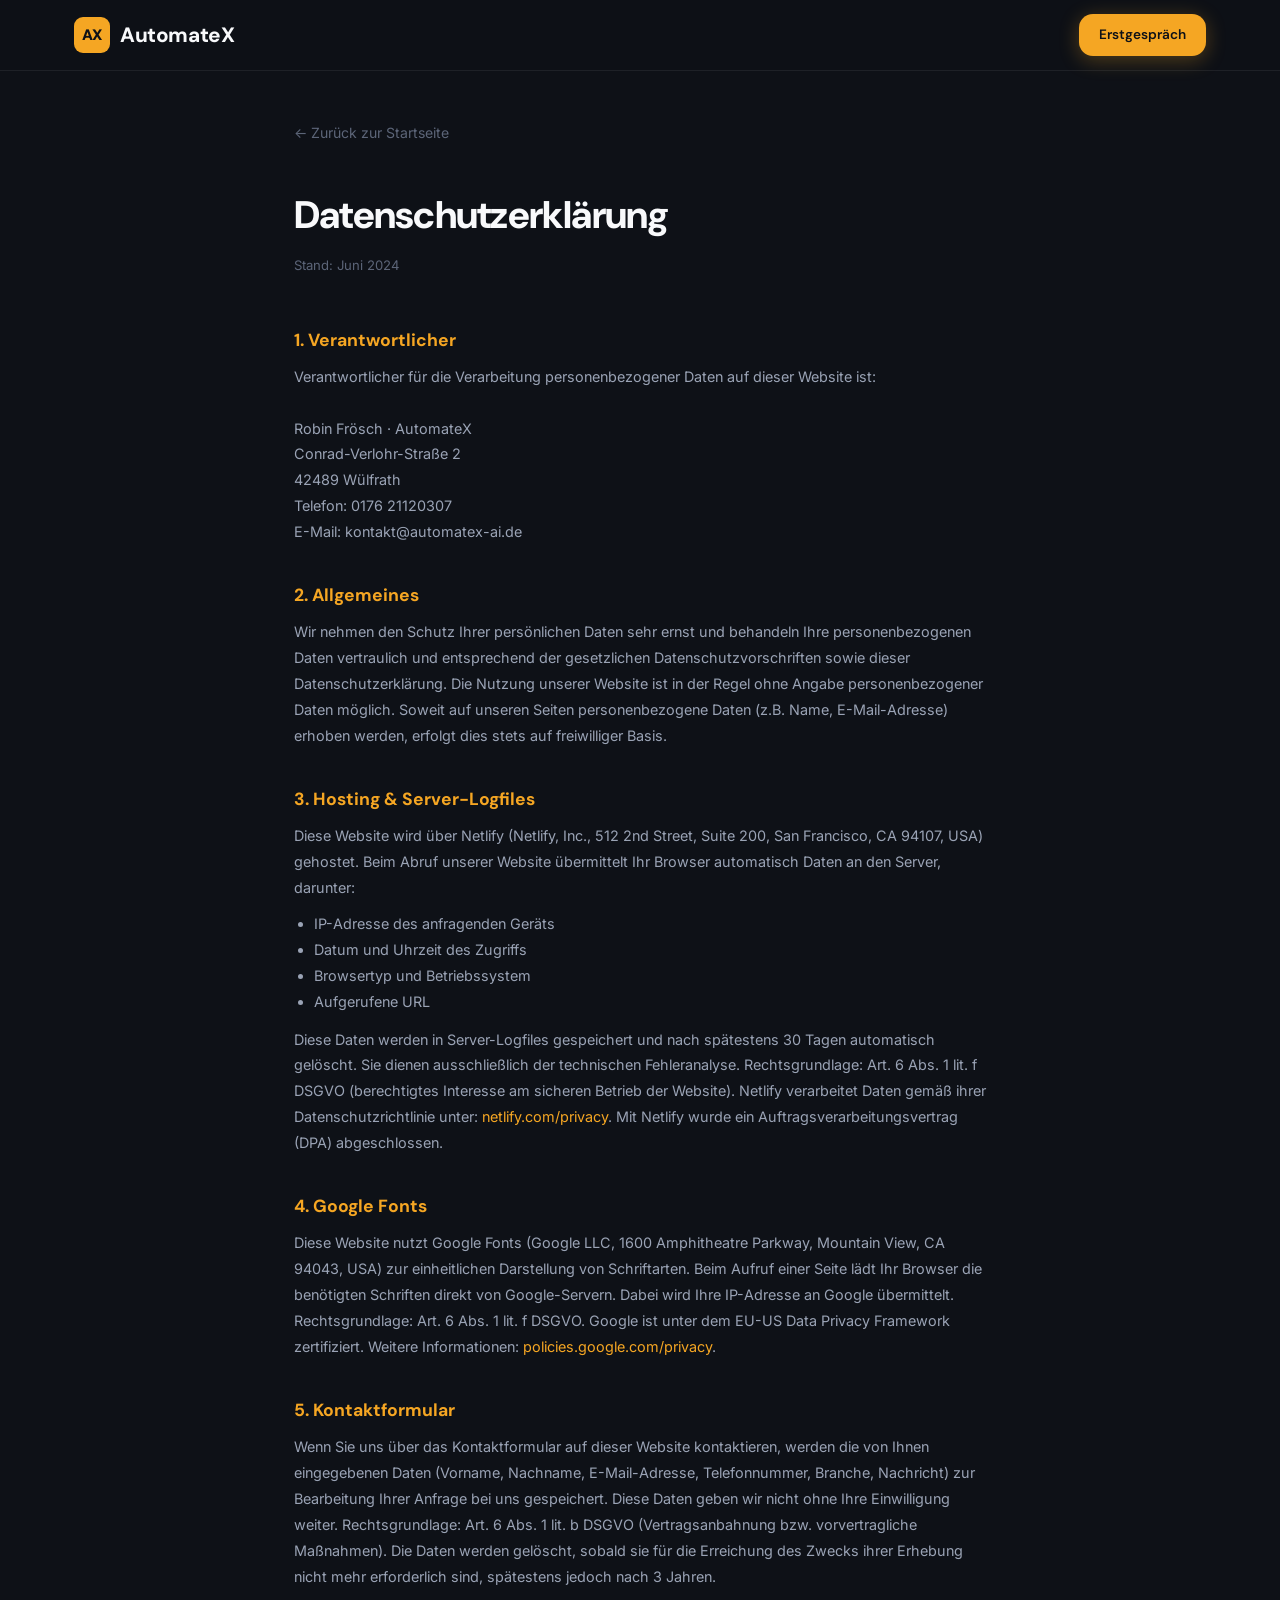
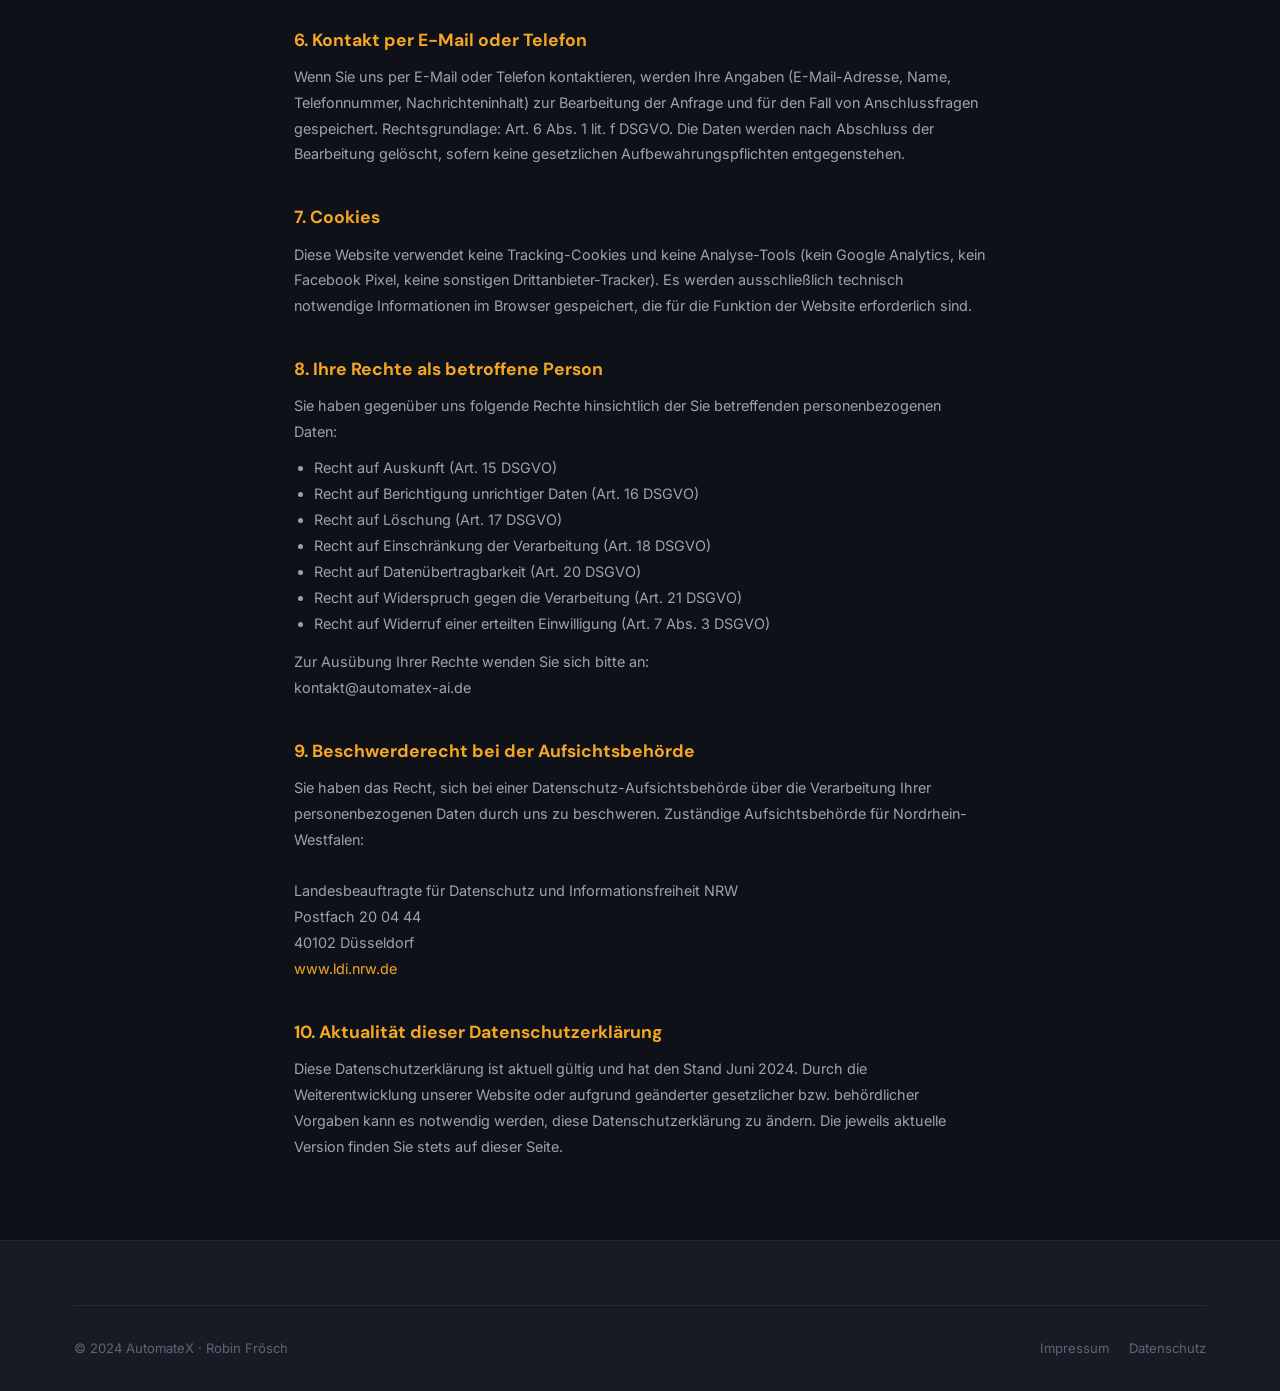
<file: datenschutz.html>
<!DOCTYPE html>
<html lang="de">
<head>
<meta charset="UTF-8">
<meta name="viewport" content="width=device-width, initial-scale=1.0">
<title>Datenschutzerklärung – AutomateX</title>
<link href="https://fonts.googleapis.com/css2?family=DM+Sans:opsz,wght@9..40,400;9..40,600;9..40,700;9..40,800&family=Inter:wght@400;500&display=swap" rel="stylesheet">
<link rel="stylesheet" href="style.css">
<style>
  .legal-page { max-width: 740px; margin: 120px auto 80px; padding: 0 24px; }
  .legal-page h1 { font-family: var(--font-display); font-size: 2.4rem; font-weight: 800; letter-spacing: -0.02em; margin-bottom: 8px; }
  .legal-page .updated { font-size: 0.82rem; color: var(--text-muted); margin-bottom: 48px; }
  .legal-page h2 { font-family: var(--font-display); font-size: 1.1rem; font-weight: 700; margin: 36px 0 10px; color: var(--amber); }
  .legal-page p { font-size: 0.9rem; color: var(--text-secondary); line-height: 1.8; margin-bottom: 10px; }
  .legal-page ul { margin: 0 0 12px 20px; }
  .legal-page ul li { font-size: 0.9rem; color: var(--text-secondary); line-height: 1.8; list-style: disc; }
  .back-link { display: inline-flex; align-items: center; gap: 8px; margin-bottom: 40px; font-size: 0.88rem; color: var(--text-muted); transition: color 0.2s; }
  .back-link:hover { color: var(--amber); }
</style>
</head>
<body>

<nav id="nav" class="scrolled">
  <div class="container">
    <div class="nav-inner">
      <a href="index.html" class="nav-logo">
        <div class="nav-logo-mark">AX</div>
        AutomateX
      </a>
      <a href="index.html#contact" class="btn btn-primary btn-sm">Erstgespräch</a>
    </div>
  </div>
</nav>

<div class="legal-page">
  <a href="index.html" class="back-link">← Zurück zur Startseite</a>
  <h1>Datenschutzerklärung</h1>
  <p class="updated">Stand: Juni 2024</p>

  <h2>1. Verantwortlicher</h2>
  <p>
    Verantwortlicher für die Verarbeitung personenbezogener Daten
    auf dieser Website ist:<br><br>
    Robin Frösch · AutomateX<br>
    Conrad-Verlohr-Straße 2<br>
    42489 Wülfrath<br>
    Telefon: 0176 21120307<br>
    E-Mail: kontakt@automatex-ai.de
  </p>

  <h2>2. Allgemeines</h2>
  <p>
    Wir nehmen den Schutz Ihrer persönlichen Daten sehr ernst und
    behandeln Ihre personenbezogenen Daten vertraulich und entsprechend
    der gesetzlichen Datenschutzvorschriften sowie dieser
    Datenschutzerklärung. Die Nutzung unserer Website ist in der Regel
    ohne Angabe personenbezogener Daten möglich. Soweit auf unseren
    Seiten personenbezogene Daten (z.B. Name, E-Mail-Adresse) erhoben
    werden, erfolgt dies stets auf freiwilliger Basis.
  </p>

  <h2>3. Hosting & Server-Logfiles</h2>
  <p>
    Diese Website wird über Netlify (Netlify, Inc., 512 2nd Street,
    Suite 200, San Francisco, CA 94107, USA) gehostet. Beim Abruf
    unserer Website übermittelt Ihr Browser automatisch Daten an den
    Server, darunter:
  </p>
  <ul>
    <li>IP-Adresse des anfragenden Geräts</li>
    <li>Datum und Uhrzeit des Zugriffs</li>
    <li>Browsertyp und Betriebssystem</li>
    <li>Aufgerufene URL</li>
  </ul>
  <p>
    Diese Daten werden in Server-Logfiles gespeichert und nach
    spätestens 30 Tagen automatisch gelöscht. Sie dienen ausschließlich
    der technischen Fehleranalyse. Rechtsgrundlage: Art. 6 Abs. 1
    lit. f DSGVO (berechtigtes Interesse am sicheren Betrieb der
    Website). Netlify verarbeitet Daten gemäß ihrer Datenschutzrichtlinie
    unter: <a href="https://www.netlify.com/privacy/" target="_blank"
    rel="noopener" style="color:var(--amber)">netlify.com/privacy</a>.
    Mit Netlify wurde ein Auftragsverarbeitungsvertrag (DPA) abgeschlossen.
  </p>

  <h2>4. Google Fonts</h2>
  <p>
    Diese Website nutzt Google Fonts (Google LLC, 1600 Amphitheatre
    Parkway, Mountain View, CA 94043, USA) zur einheitlichen Darstellung
    von Schriftarten. Beim Aufruf einer Seite lädt Ihr Browser die
    benötigten Schriften direkt von Google-Servern. Dabei wird Ihre
    IP-Adresse an Google übermittelt. Rechtsgrundlage: Art. 6 Abs. 1
    lit. f DSGVO. Google ist unter dem EU-US Data Privacy Framework
    zertifiziert. Weitere Informationen:
    <a href="https://policies.google.com/privacy" target="_blank"
    rel="noopener" style="color:var(--amber)">policies.google.com/privacy</a>.
  </p>

  <h2>5. Kontaktformular</h2>
  <p>
    Wenn Sie uns über das Kontaktformular auf dieser Website
    kontaktieren, werden die von Ihnen eingegebenen Daten
    (Vorname, Nachname, E-Mail-Adresse, Telefonnummer, Branche,
    Nachricht) zur Bearbeitung Ihrer Anfrage bei uns gespeichert.
    Diese Daten geben wir nicht ohne Ihre Einwilligung weiter.
    Rechtsgrundlage: Art. 6 Abs. 1 lit. b DSGVO
    (Vertragsanbahnung bzw. vorvertragliche Maßnahmen).
    Die Daten werden gelöscht, sobald sie für die Erreichung des
    Zwecks ihrer Erhebung nicht mehr erforderlich sind, spätestens
    jedoch nach 3 Jahren.
  </p>

  <h2>6. Kontakt per E-Mail oder Telefon</h2>
  <p>
    Wenn Sie uns per E-Mail oder Telefon kontaktieren, werden Ihre
    Angaben (E-Mail-Adresse, Name, Telefonnummer, Nachrichteninhalt)
    zur Bearbeitung der Anfrage und für den Fall von Anschlussfragen
    gespeichert. Rechtsgrundlage: Art. 6 Abs. 1 lit. f DSGVO.
    Die Daten werden nach Abschluss der Bearbeitung gelöscht,
    sofern keine gesetzlichen Aufbewahrungspflichten entgegenstehen.
  </p>

  <h2>7. Cookies</h2>
  <p>
    Diese Website verwendet keine Tracking-Cookies und keine
    Analyse-Tools (kein Google Analytics, kein Facebook Pixel,
    keine sonstigen Drittanbieter-Tracker). Es werden ausschließlich
    technisch notwendige Informationen im Browser gespeichert,
    die für die Funktion der Website erforderlich sind.
  </p>

  <h2>8. Ihre Rechte als betroffene Person</h2>
  <p>Sie haben gegenüber uns folgende Rechte hinsichtlich der
  Sie betreffenden personenbezogenen Daten:</p>
  <ul>
    <li>Recht auf Auskunft (Art. 15 DSGVO)</li>
    <li>Recht auf Berichtigung unrichtiger Daten (Art. 16 DSGVO)</li>
    <li>Recht auf Löschung (Art. 17 DSGVO)</li>
    <li>Recht auf Einschränkung der Verarbeitung (Art. 18 DSGVO)</li>
    <li>Recht auf Datenübertragbarkeit (Art. 20 DSGVO)</li>
    <li>Recht auf Widerspruch gegen die Verarbeitung (Art. 21 DSGVO)</li>
    <li>Recht auf Widerruf einer erteilten Einwilligung (Art. 7 Abs. 3 DSGVO)</li>
  </ul>
  <p>
    Zur Ausübung Ihrer Rechte wenden Sie sich bitte an:<br>
    kontakt@automatex-ai.de
  </p>

  <h2>9. Beschwerderecht bei der Aufsichtsbehörde</h2>
  <p>
    Sie haben das Recht, sich bei einer Datenschutz-Aufsichtsbehörde
    über die Verarbeitung Ihrer personenbezogenen Daten durch uns zu
    beschweren. Zuständige Aufsichtsbehörde für Nordrhein-Westfalen:<br><br>
    Landesbeauftragte für Datenschutz und Informationsfreiheit NRW<br>
    Postfach 20 04 44<br>
    40102 Düsseldorf<br>
    <a href="https://www.ldi.nrw.de" target="_blank" rel="noopener"
    style="color:var(--amber)">www.ldi.nrw.de</a>
  </p>

  <h2>10. Aktualität dieser Datenschutzerklärung</h2>
  <p>
    Diese Datenschutzerklärung ist aktuell gültig und hat den Stand
    Juni 2024. Durch die Weiterentwicklung unserer Website oder
    aufgrund geänderter gesetzlicher bzw. behördlicher Vorgaben kann
    es notwendig werden, diese Datenschutzerklärung zu ändern.
    Die jeweils aktuelle Version finden Sie stets auf dieser Seite.
  </p>
</div>

<footer id="footer">
  <div class="container">
    <div class="footer-bottom">
      <div class="footer-bottom-left">© 2024 AutomateX · Robin Frösch</div>
      <div class="footer-bottom-right">
        <a href="impressum.html">Impressum</a>
        <a href="datenschutz.html">Datenschutz</a>
      </div>
    </div>
  </div>
</footer>

</body>
</html>
</file>
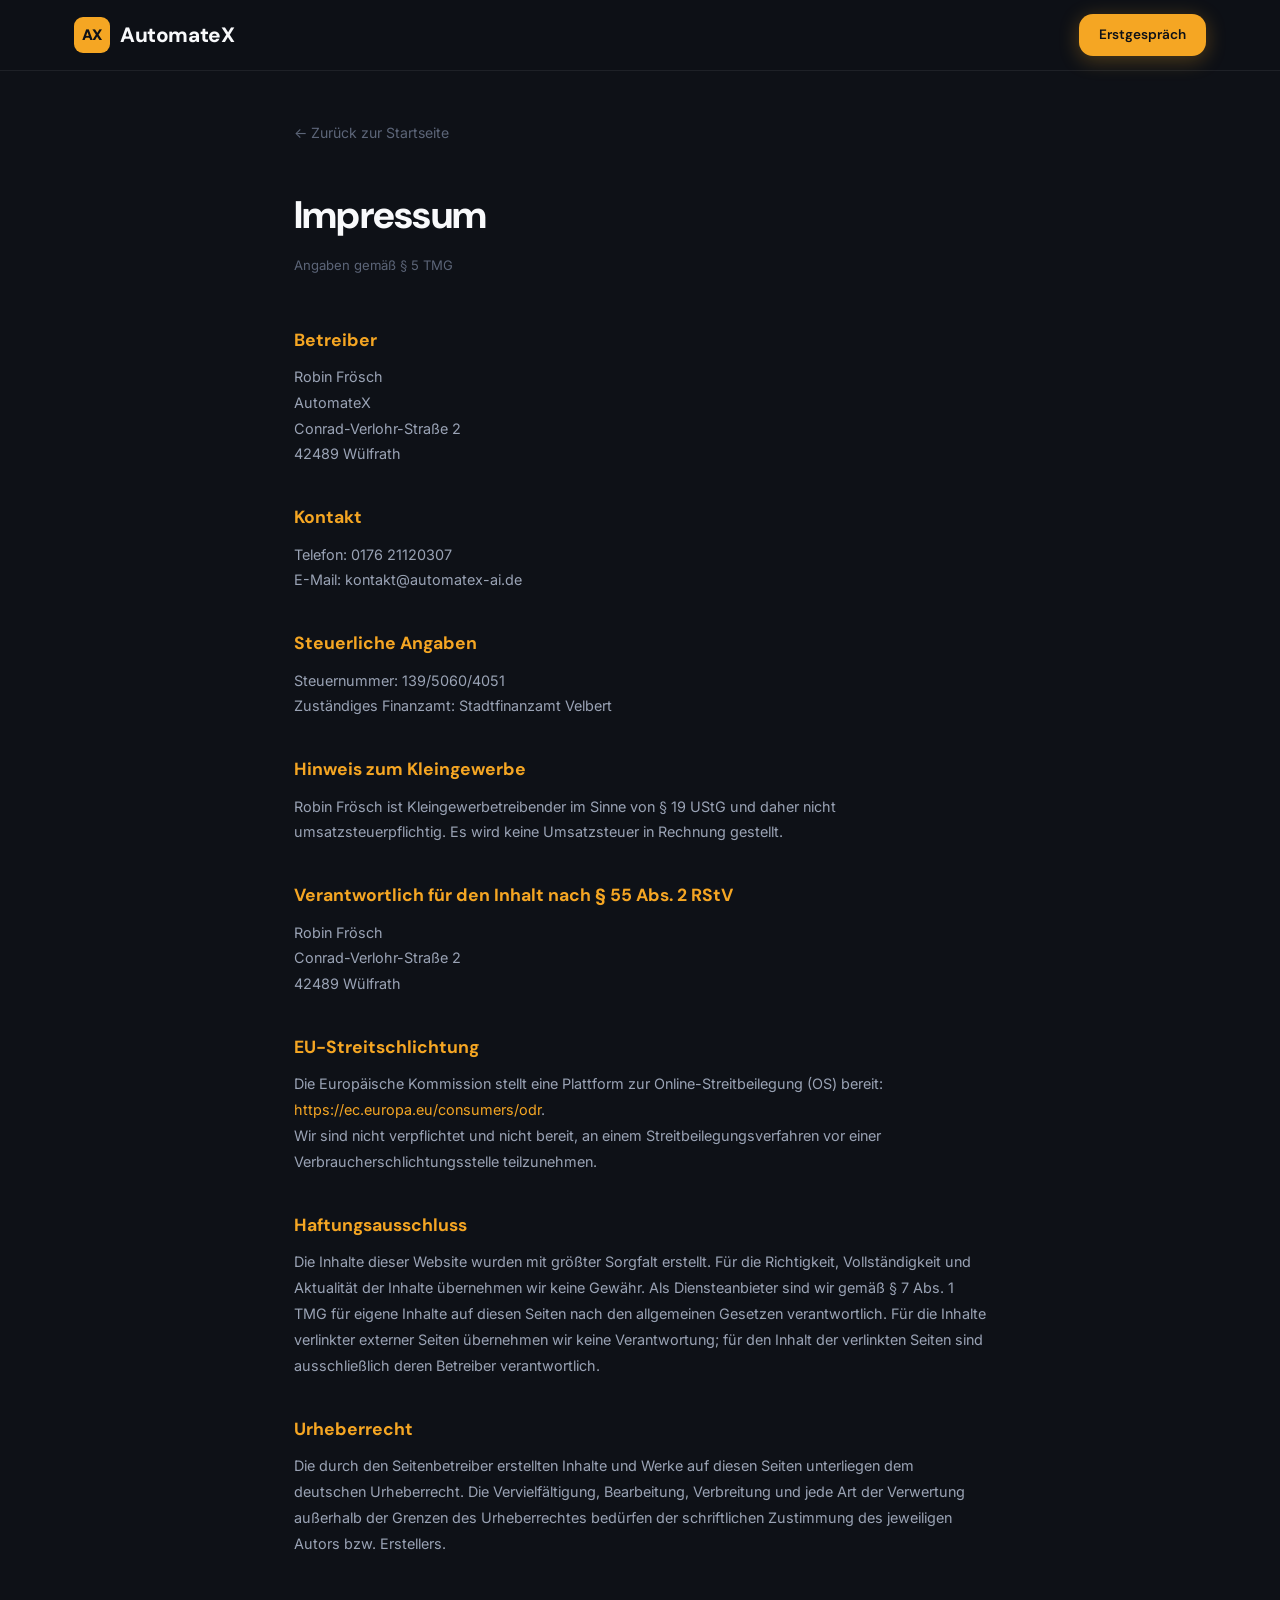
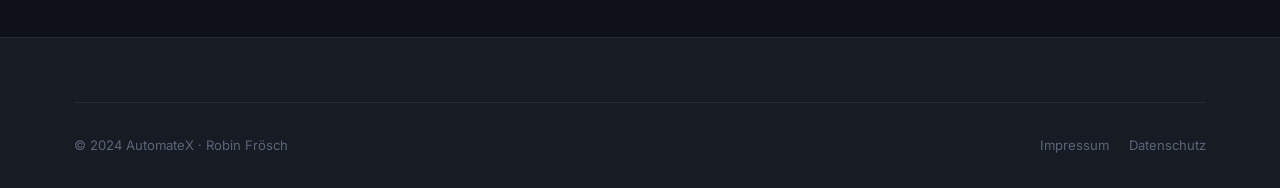
<file: impressum.html>
<!DOCTYPE html>
<html lang="de">
<head>
<meta charset="UTF-8">
<meta name="viewport" content="width=device-width, initial-scale=1.0">
<title>Impressum – AutomateX</title>
<link href="https://fonts.googleapis.com/css2?family=DM+Sans:opsz,wght@9..40,400;9..40,600;9..40,700;9..40,800&family=Inter:wght@400;500&display=swap" rel="stylesheet">
<link rel="stylesheet" href="style.css">
<style>
  .legal-page { max-width: 740px; margin: 120px auto 80px; padding: 0 24px; }
  .legal-page h1 { font-family: var(--font-display); font-size: 2.4rem; font-weight: 800; letter-spacing: -0.02em; margin-bottom: 8px; }
  .legal-page .updated { font-size: 0.82rem; color: var(--text-muted); margin-bottom: 48px; }
  .legal-page h2 { font-family: var(--font-display); font-size: 1.1rem; font-weight: 700; margin: 36px 0 10px; color: var(--amber); }
  .legal-page p { font-size: 0.9rem; color: var(--text-secondary); line-height: 1.8; margin-bottom: 8px; }
  .back-link { display: inline-flex; align-items: center; gap: 8px; margin-bottom: 40px; font-size: 0.88rem; color: var(--text-muted); transition: color 0.2s; }
  .back-link:hover { color: var(--amber); }
</style>
</head>
<body>

<nav id="nav" class="scrolled">
  <div class="container">
    <div class="nav-inner">
      <a href="index.html" class="nav-logo">
        <div class="nav-logo-mark">AX</div>
        AutomateX
      </a>
      <a href="index.html#contact" class="btn btn-primary btn-sm">Erstgespräch</a>
    </div>
  </div>
</nav>

<div class="legal-page">
  <a href="index.html" class="back-link">← Zurück zur Startseite</a>
  <h1>Impressum</h1>
  <p class="updated">Angaben gemäß § 5 TMG</p>

  <h2>Betreiber</h2>
  <p>
    Robin Frösch<br>
    AutomateX<br>
    Conrad-Verlohr-Straße 2<br>
    42489 Wülfrath
  </p>

  <h2>Kontakt</h2>
  <p>
    Telefon: 0176 21120307<br>
    E-Mail: kontakt@automatex-ai.de
  </p>

  <h2>Steuerliche Angaben</h2>
  <p>
    Steuernummer: 139/5060/4051<br>
    Zuständiges Finanzamt: Stadtfinanzamt Velbert
  </p>

  <h2>Hinweis zum Kleingewerbe</h2>
  <p>
    Robin Frösch ist Kleingewerbetreibender im Sinne von § 19 UStG
    und daher nicht umsatzsteuerpflichtig. Es wird keine
    Umsatzsteuer in Rechnung gestellt.
  </p>

  <h2>Verantwortlich für den Inhalt nach § 55 Abs. 2 RStV</h2>
  <p>
    Robin Frösch<br>
    Conrad-Verlohr-Straße 2<br>
    42489 Wülfrath
  </p>

  <h2>EU-Streitschlichtung</h2>
  <p>
    Die Europäische Kommission stellt eine Plattform zur
    Online-Streitbeilegung (OS) bereit:
    <a href="https://ec.europa.eu/consumers/odr" target="_blank" rel="noopener"
       style="color:var(--amber)">https://ec.europa.eu/consumers/odr</a>.<br>
    Wir sind nicht verpflichtet und nicht bereit, an einem
    Streitbeilegungsverfahren vor einer Verbraucherschlichtungsstelle
    teilzunehmen.
  </p>

  <h2>Haftungsausschluss</h2>
  <p>
    Die Inhalte dieser Website wurden mit größter Sorgfalt erstellt.
    Für die Richtigkeit, Vollständigkeit und Aktualität der Inhalte
    übernehmen wir keine Gewähr. Als Diensteanbieter sind wir gemäß
    § 7 Abs. 1 TMG für eigene Inhalte auf diesen Seiten nach den
    allgemeinen Gesetzen verantwortlich. Für die Inhalte verlinkter
    externer Seiten übernehmen wir keine Verantwortung; für den
    Inhalt der verlinkten Seiten sind ausschließlich deren Betreiber
    verantwortlich.
  </p>

  <h2>Urheberrecht</h2>
  <p>
    Die durch den Seitenbetreiber erstellten Inhalte und Werke auf
    diesen Seiten unterliegen dem deutschen Urheberrecht. Die
    Vervielfältigung, Bearbeitung, Verbreitung und jede Art der
    Verwertung außerhalb der Grenzen des Urheberrechtes bedürfen
    der schriftlichen Zustimmung des jeweiligen Autors bzw. Erstellers.
  </p>
</div>

<footer id="footer">
  <div class="container">
    <div class="footer-bottom">
      <div class="footer-bottom-left">© 2024 AutomateX · Robin Frösch</div>
      <div class="footer-bottom-right">
        <a href="impressum.html">Impressum</a>
        <a href="datenschutz.html">Datenschutz</a>
      </div>
    </div>
  </div>
</footer>

</body>
</html>
</file>
<file: style.css>
/* ============================================================
   AUTOMATEX — Complete Design System
   Palette: Ink Black · Signal Amber · Slate Blue · Warm White
   Fonts: DM Sans (Display) + Inter (Body)
   ============================================================ */

@import url('https://fonts.googleapis.com/css2?family=DM+Sans:ital,opsz,wght@0,9..40,300;0,9..40,400;0,9..40,500;0,9..40,600;0,9..40,700;0,9..40,800;1,9..40,400&family=Inter:wght@300;400;500;600;700&display=swap');

/* ── Tokens ── */
:root {
  --ink: #0E1117;
  --ink-2: #161B24;
  --ink-3: #1E2535;
  --amber: #F5A623;
  --amber-light: #FFB940;
  --amber-dim: rgba(245,166,35,0.12);
  --amber-dim2: rgba(245,166,35,0.06);
  --slate: #2D4A8A;
  --slate-light: #3A5FA8;
  --warm-white: #F8F9FB;
  --off-white: #EEF0F4;
  --text-primary: #F8F9FB;
  --text-secondary: #9AA3B5;
  --text-muted: #5C6578;
  --border: rgba(255,255,255,0.07);
  --border-amber: rgba(245,166,35,0.25);
  --success: #22C55E;
  --error: #EF4444;
  --radius-sm: 8px;
  --radius-md: 14px;
  --radius-lg: 20px;
  --radius-xl: 28px;
  --shadow-sm: 0 2px 8px rgba(0,0,0,0.3);
  --shadow-md: 0 8px 32px rgba(0,0,0,0.4);
  --shadow-lg: 0 20px 60px rgba(0,0,0,0.5);
  --shadow-amber: 0 0 40px rgba(245,166,35,0.15);
  --font-display: 'DM Sans', sans-serif;
  --font-body: 'Inter', sans-serif;
  --transition: 0.2s ease;
  --transition-slow: 0.4s ease;
}

/* ── Reset ── */
*, *::before, *::after { box-sizing: border-box; margin: 0; padding: 0; }
html { scroll-behavior: smooth; font-size: 16px; }
body {
  font-family: var(--font-body);
  background: var(--ink);
  color: var(--text-primary);
  line-height: 1.6;
  overflow-x: hidden;
  -webkit-font-smoothing: antialiased;
}
img { max-width: 100%; display: block; }
a { color: inherit; text-decoration: none; }
button { cursor: pointer; border: none; background: none; font-family: inherit; }
ul { list-style: none; }

/* ── Typography Scale ── */
.display-xl { font-family: var(--font-display); font-size: clamp(2.8rem, 6vw, 5rem); font-weight: 800; line-height: 1.08; letter-spacing: -0.03em; }
.display-lg { font-family: var(--font-display); font-size: clamp(2.2rem, 4.5vw, 3.6rem); font-weight: 800; line-height: 1.1; letter-spacing: -0.025em; }
.display-md { font-family: var(--font-display); font-size: clamp(1.6rem, 3vw, 2.4rem); font-weight: 700; line-height: 1.2; letter-spacing: -0.02em; }
.display-sm { font-family: var(--font-display); font-size: clamp(1.2rem, 2vw, 1.6rem); font-weight: 600; line-height: 1.3; }
.body-lg { font-size: 1.125rem; line-height: 1.7; color: var(--text-secondary); }
.body-md { font-size: 1rem; line-height: 1.65; color: var(--text-secondary); }
.label { font-size: 0.75rem; font-weight: 600; letter-spacing: 0.1em; text-transform: uppercase; color: var(--amber); }
.amber { color: var(--amber); }
.white { color: var(--text-primary); }

/* ── Layout ── */
.container { max-width: 1180px; margin: 0 auto; padding: 0 24px; }
.container-sm { max-width: 780px; margin: 0 auto; padding: 0 24px; }
.section { padding: 100px 0; }
.section-sm { padding: 60px 0; }
.grid-2 { display: grid; grid-template-columns: 1fr 1fr; gap: 32px; }
.grid-3 { display: grid; grid-template-columns: repeat(3, 1fr); gap: 28px; }
.grid-4 { display: grid; grid-template-columns: repeat(4, 1fr); gap: 24px; }
.flex { display: flex; }
.flex-center { display: flex; align-items: center; justify-content: center; }
.flex-between { display: flex; align-items: center; justify-content: space-between; }
.gap-8 { gap: 8px; }
.gap-12 { gap: 12px; }
.gap-16 { gap: 16px; }
.gap-24 { gap: 24px; }
.gap-32 { gap: 32px; }
.gap-48 { gap: 48px; }
.text-center { text-align: center; }
.mt-8 { margin-top: 8px; }
.mt-12 { margin-top: 12px; }
.mt-16 { margin-top: 16px; }
.mt-24 { margin-top: 24px; }
.mt-32 { margin-top: 32px; }
.mt-48 { margin-top: 48px; }
.mt-64 { margin-top: 64px; }

/* ── Buttons ── */
.btn {
  display: inline-flex; align-items: center; gap: 8px;
  font-family: var(--font-display); font-weight: 600; font-size: 0.95rem;
  padding: 14px 28px; border-radius: var(--radius-md);
  transition: all var(--transition); white-space: nowrap;
}
.btn-primary {
  background: var(--amber); color: var(--ink);
  box-shadow: 0 4px 20px rgba(245,166,35,0.3);
}
.btn-primary:hover { background: var(--amber-light); transform: translateY(-1px); box-shadow: 0 8px 28px rgba(245,166,35,0.4); }
.btn-secondary {
  background: transparent; color: var(--text-primary);
  border: 1px solid var(--border); backdrop-filter: blur(8px);
}
.btn-secondary:hover { border-color: rgba(255,255,255,0.2); background: rgba(255,255,255,0.05); }
.btn-ghost { color: var(--text-secondary); padding: 10px 16px; }
.btn-ghost:hover { color: var(--text-primary); }
.btn-lg { padding: 18px 36px; font-size: 1.05rem; border-radius: var(--radius-lg); }
.btn-sm { padding: 10px 20px; font-size: 0.85rem; }

/* ── Cards ── */
.card {
  background: var(--ink-2);
  border: 1px solid var(--border);
  border-radius: var(--radius-lg);
  padding: 32px;
  transition: border-color var(--transition), transform var(--transition);
}
.card:hover { border-color: var(--border-amber); transform: translateY(-2px); }
.card-amber { border-color: var(--border-amber); background: var(--amber-dim2); }
.card-dark { background: var(--ink); border-color: var(--border); }

/* ── Pills / Badges ── */
.badge {
  display: inline-flex; align-items: center; gap: 6px;
  padding: 6px 12px; border-radius: 100px;
  font-size: 0.78rem; font-weight: 500;
}
.badge-amber { background: var(--amber-dim); color: var(--amber); border: 1px solid var(--border-amber); }
.badge-green { background: rgba(34,197,94,0.1); color: var(--success); border: 1px solid rgba(34,197,94,0.2); }
.badge-blue { background: rgba(45,74,138,0.3); color: #7BA3F0; border: 1px solid rgba(45,74,138,0.4); }
.dot { width: 7px; height: 7px; border-radius: 50%; background: currentColor; }
.dot-pulse { animation: pulse 2s infinite; }

@keyframes pulse {
  0%, 100% { opacity: 1; }
  50% { opacity: 0.4; }
}

/* ── Section Headers ── */
.section-header { margin-bottom: 64px; }
.section-header .label { margin-bottom: 16px; }
.section-header p { margin-top: 16px; max-width: 600px; }
.section-header.center { text-align: center; }
.section-header.center p { margin: 16px auto 0; }

/* ── Divider ── */
.divider { height: 1px; background: var(--border); margin: 0; }

/* ── Ambient BG ── */
.bg-glow {
  position: absolute; border-radius: 50%; filter: blur(120px); pointer-events: none; z-index: 0;
}
.bg-glow-amber { background: radial-gradient(circle, rgba(245,166,35,0.12) 0%, transparent 70%); }
.bg-glow-slate { background: radial-gradient(circle, rgba(45,74,138,0.2) 0%, transparent 70%); }

/* ══════════════════════════════════════════
   NAV
══════════════════════════════════════════ */
#nav {
  position: fixed; top: 0; left: 0; right: 0; z-index: 100;
  padding: 20px 0;
  transition: all 0.3s ease;
}
#nav.scrolled {
  background: rgba(14,17,23,0.92);
  backdrop-filter: blur(16px);
  border-bottom: 1px solid var(--border);
  padding: 14px 0;
}
.nav-inner { display: flex; align-items: center; justify-content: space-between; gap: 40px; }
.nav-logo {
  display: flex; align-items: center; gap: 10px;
  font-family: var(--font-display); font-weight: 800; font-size: 1.3rem;
  letter-spacing: -0.02em;
}
.nav-logo-mark {
  width: 36px; height: 36px; border-radius: 9px;
  background: var(--amber);
  display: flex; align-items: center; justify-content: center;
  font-size: 0.95rem; font-weight: 900; color: var(--ink);
}
.nav-links { display: flex; align-items: center; gap: 4px; }
.nav-links a {
  padding: 8px 14px; border-radius: var(--radius-sm);
  font-size: 0.9rem; color: var(--text-secondary);
  transition: color var(--transition);
}
.nav-links a:hover, .nav-links a.active { color: var(--text-primary); }
.nav-cta { display: flex; align-items: center; gap: 12px; }
.hamburger { display: none; flex-direction: column; gap: 5px; padding: 8px; }
.hamburger span { display: block; width: 22px; height: 2px; background: var(--text-primary); border-radius: 2px; transition: all 0.3s; }
.mobile-menu {
  display: none; position: fixed; top: 0; left: 0; right: 0; bottom: 0;
  background: var(--ink); z-index: 99; padding: 100px 24px 40px;
  flex-direction: column; gap: 8px;
}
.mobile-menu.open { display: flex; }
.mobile-menu a {
  font-size: 1.4rem; font-family: var(--font-display); font-weight: 600;
  padding: 16px 0; border-bottom: 1px solid var(--border);
  color: var(--text-secondary); transition: color var(--transition);
}
.mobile-menu a:hover { color: var(--text-primary); }
.mobile-menu .btn { margin-top: 24px; width: 100%; justify-content: center; }

/* ══════════════════════════════════════════
   HERO
══════════════════════════════════════════ */
#hero {
  min-height: 100vh;
  display: flex; align-items: center;
  padding: 120px 0 80px;
  position: relative; overflow: hidden;
}
.hero-bg {
  position: absolute; inset: 0; z-index: 0;
  background: radial-gradient(ellipse 80% 60% at 50% -10%, rgba(45,74,138,0.25) 0%, transparent 60%);
}
.hero-grid {
  position: absolute; inset: 0; z-index: 0; opacity: 0.04;
  background-image: linear-gradient(var(--text-primary) 1px, transparent 1px),
                    linear-gradient(90deg, var(--text-primary) 1px, transparent 1px);
  background-size: 60px 60px;
}
.hero-inner { position: relative; z-index: 1; }
.hero-layout { display: grid; grid-template-columns: 1fr 1fr; gap: 64px; align-items: center; }
.hero-eyebrow { display: flex; align-items: center; gap: 12px; margin-bottom: 28px; }
.hero-eyebrow-line { height: 2px; width: 32px; background: var(--amber); }
.hero-title { margin-bottom: 24px; }
.hero-title em { font-style: normal; color: var(--amber); }
.hero-subtitle { font-size: 1.15rem; color: var(--text-secondary); line-height: 1.7; margin-bottom: 40px; max-width: 520px; }
.hero-actions { display: flex; align-items: center; gap: 16px; flex-wrap: wrap; margin-bottom: 48px; }
.hero-trust { display: flex; align-items: center; gap: 24px; flex-wrap: wrap; }
.hero-trust-item { display: flex; align-items: center; gap: 8px; }
.hero-trust-item svg { width: 16px; height: 16px; color: var(--amber); flex-shrink: 0; }
.hero-trust-item span { font-size: 0.85rem; color: var(--text-secondary); }

/* Inbox Animation */
.hero-inbox {
  background: var(--ink-2);
  border: 1px solid var(--border);
  border-radius: var(--radius-xl);
  overflow: hidden;
  box-shadow: var(--shadow-lg), var(--shadow-amber);
}
.inbox-titlebar {
  padding: 14px 20px;
  background: var(--ink-3);
  border-bottom: 1px solid var(--border);
  display: flex; align-items: center; gap: 10px;
}
.inbox-dots { display: flex; gap: 6px; }
.inbox-dot { width: 11px; height: 11px; border-radius: 50%; }
.inbox-dot-r { background: #EF4444; }
.inbox-dot-y { background: #F5A623; }
.inbox-dot-g { background: #22C55E; }
.inbox-title-text { font-size: 0.82rem; color: var(--text-muted); margin-left: 4px; }
.inbox-body { padding: 20px; min-height: 360px; position: relative; }
.inbox-step { display: none; }
.inbox-step.active { display: block; animation: fadeSlideUp 0.35s ease; }
@keyframes fadeSlideUp {
  from { opacity: 0; transform: translateY(12px); }
  to { opacity: 1; transform: translateY(0); }
}
.inbox-mail-item {
  display: flex; gap: 12px; padding: 14px;
  border: 1px solid var(--border); border-radius: var(--radius-md);
  margin-bottom: 10px; transition: border-color 0.3s;
}
.inbox-mail-item.highlight { border-color: var(--amber); background: var(--amber-dim2); }
.inbox-mail-avatar {
  width: 38px; height: 38px; border-radius: 50%;
  background: var(--slate); display: flex; align-items: center; justify-content: center;
  font-size: 0.85rem; font-weight: 700; flex-shrink: 0; color: #7BA3F0;
}
.inbox-mail-meta { flex: 1; min-width: 0; }
.inbox-mail-from { font-size: 0.82rem; font-weight: 600; margin-bottom: 2px; }
.inbox-mail-subject { font-size: 0.8rem; color: var(--text-secondary); margin-bottom: 4px; white-space: nowrap; overflow: hidden; text-overflow: ellipsis; }
.inbox-mail-preview { font-size: 0.75rem; color: var(--text-muted); white-space: nowrap; overflow: hidden; text-overflow: ellipsis; }
.inbox-processing {
  background: var(--ink-3); border-radius: var(--radius-md);
  padding: 18px; margin-bottom: 12px;
}
.inbox-processing-label { font-size: 0.78rem; color: var(--amber); font-weight: 600; margin-bottom: 10px; display: flex; align-items: center; gap: 8px; }
.inbox-progress-bar { height: 4px; background: var(--border); border-radius: 100px; overflow: hidden; }
.inbox-progress-fill { height: 100%; background: var(--amber); border-radius: 100px; animation: progressFill 1.8s ease forwards; }
@keyframes progressFill { from { width: 0%; } to { width: 100%; } }
.inbox-tag-list { display: flex; flex-wrap: wrap; gap: 8px; margin-top: 12px; }
.inbox-result {
  background: var(--ink-3); border-radius: var(--radius-md); padding: 18px;
}
.inbox-result-header { display: flex; align-items: center; justify-content: space-between; margin-bottom: 14px; }
.inbox-result-title { font-size: 0.88rem; font-weight: 600; }
.inbox-reply-preview {
  font-size: 0.8rem; color: var(--text-secondary); line-height: 1.6;
  border-left: 2px solid var(--amber); padding-left: 12px; margin-bottom: 14px;
}
.inbox-action-row { display: flex; gap: 8px; }
.inbox-progress-steps {
  display: flex; gap: 6px; justify-content: center; padding: 14px 20px;
  background: var(--ink-3); border-top: 1px solid var(--border);
}
.inbox-step-dot {
  width: 8px; height: 8px; border-radius: 50%; background: var(--border);
  transition: background 0.3s; cursor: pointer;
}
.inbox-step-dot.active { background: var(--amber); }
.inbox-step-label { font-size: 0.75rem; color: var(--text-muted); text-align: center; padding: 8px 20px; }

/* Stats bar below hero */
.hero-stats {
  display: flex; gap: 0;
  background: var(--ink-2); border: 1px solid var(--border);
  border-radius: var(--radius-lg); overflow: hidden; margin-top: 80px;
}
.hero-stat {
  flex: 1; padding: 28px 24px; text-align: center;
  border-right: 1px solid var(--border);
}
.hero-stat:last-child { border-right: none; }
.hero-stat-num { font-family: var(--font-display); font-size: 2.2rem; font-weight: 800; color: var(--amber); line-height: 1; margin-bottom: 6px; }
.hero-stat-label { font-size: 0.82rem; color: var(--text-secondary); }

/* ══════════════════════════════════════════
   TRUST BAR
══════════════════════════════════════════ */
#trust-bar {
  padding: 28px 0;
  border-top: 1px solid var(--border);
  border-bottom: 1px solid var(--border);
  background: var(--ink-2);
}
.trust-bar-inner { display: flex; align-items: center; gap: 16px; flex-wrap: wrap; justify-content: center; }
.trust-bar-label { font-size: 0.78rem; color: var(--text-muted); font-weight: 500; letter-spacing: 0.05em; text-transform: uppercase; white-space: nowrap; }
.trust-bar-divider { width: 1px; height: 20px; background: var(--border); }
.trust-bar-items { display: flex; gap: 12px; flex-wrap: wrap; justify-content: center; }
.trust-bar-item {
  padding: 7px 14px; border-radius: 100px;
  background: var(--ink-3); border: 1px solid var(--border);
  font-size: 0.82rem; color: var(--text-secondary);
  display: flex; align-items: center; gap: 6px;
}
.trust-bar-item-icon { font-size: 1rem; }

/* ══════════════════════════════════════════
   PROBLEM
══════════════════════════════════════════ */
#problem { background: var(--ink); position: relative; overflow: hidden; }
.problem-cards { display: grid; grid-template-columns: repeat(3, 1fr); gap: 24px; }
.problem-card {
  background: var(--ink-2); border: 1px solid var(--border);
  border-radius: var(--radius-lg); padding: 32px;
  transition: all var(--transition);
}
.problem-card:hover { border-color: rgba(239,68,68,0.3); transform: translateY(-3px); }
.problem-icon {
  width: 52px; height: 52px; border-radius: var(--radius-md);
  display: flex; align-items: center; justify-content: center;
  background: rgba(239,68,68,0.1); border: 1px solid rgba(239,68,68,0.2);
  font-size: 1.4rem; margin-bottom: 20px;
}
.problem-title { font-family: var(--font-display); font-size: 1.05rem; font-weight: 700; margin-bottom: 10px; }
.problem-text { font-size: 0.88rem; color: var(--text-secondary); line-height: 1.65; margin-bottom: 16px; }
.problem-cost {
  display: inline-flex; align-items: center; gap: 6px;
  padding: 6px 12px; border-radius: 100px;
  background: rgba(239,68,68,0.08); border: 1px solid rgba(239,68,68,0.15);
  font-size: 0.78rem; color: #EF4444; font-weight: 600;
}

/* ══════════════════════════════════════════
   SOLUTION
══════════════════════════════════════════ */
#solution { background: var(--ink-2); position: relative; overflow: hidden; }
.solution-layout { display: grid; grid-template-columns: 1fr 1fr; gap: 80px; align-items: start; }
.solution-steps { display: flex; flex-direction: column; gap: 0; }
.solution-step {
  display: flex; gap: 20px; padding: 24px 0;
  border-bottom: 1px solid var(--border);
}
.solution-step:last-child { border-bottom: none; }
.solution-step-num {
  width: 36px; height: 36px; border-radius: 50%; flex-shrink: 0;
  background: var(--amber-dim); border: 1px solid var(--border-amber);
  display: flex; align-items: center; justify-content: center;
  font-family: var(--font-display); font-size: 0.85rem; font-weight: 800; color: var(--amber);
  margin-top: 2px;
}
.solution-step-content {}
.solution-step-title { font-family: var(--font-display); font-weight: 700; font-size: 1rem; margin-bottom: 6px; }
.solution-step-text { font-size: 0.88rem; color: var(--text-secondary); line-height: 1.6; }
.solution-visual {
  position: sticky; top: 120px;
}
.toggle-wrapper { display: flex; gap: 0; background: var(--ink-3); border-radius: var(--radius-md); overflow: hidden; border: 1px solid var(--border); margin-bottom: 24px; }
.toggle-btn {
  flex: 1; padding: 12px 16px;
  font-family: var(--font-display); font-size: 0.85rem; font-weight: 600;
  color: var(--text-muted); transition: all var(--transition);
  text-align: center;
}
.toggle-btn.active { background: var(--amber); color: var(--ink); }
.toggle-content { display: none; }
.toggle-content.active { display: block; animation: fadeIn 0.3s ease; }
@keyframes fadeIn { from { opacity: 0; } to { opacity: 1; } }
.before-after { display: grid; grid-template-columns: 1fr 1fr; gap: 16px; }
.before-col, .after-col {
  padding: 20px; border-radius: var(--radius-md);
}
.before-col { background: rgba(239,68,68,0.06); border: 1px solid rgba(239,68,68,0.15); }
.after-col { background: rgba(34,197,94,0.06); border: 1px solid rgba(34,197,94,0.15); }
.ba-label { font-size: 0.72rem; font-weight: 700; letter-spacing: 0.08em; text-transform: uppercase; margin-bottom: 14px; }
.before-col .ba-label { color: #EF4444; }
.after-col .ba-label { color: var(--success); }
.ba-item { display: flex; align-items: flex-start; gap: 8px; font-size: 0.83rem; color: var(--text-secondary); margin-bottom: 10px; line-height: 1.4; }
.ba-icon { flex-shrink: 0; margin-top: 1px; }

/* ══════════════════════════════════════════
   DEMO
══════════════════════════════════════════ */
#demo { background: var(--ink); }
.demo-tabs { display: flex; gap: 8px; margin-bottom: 40px; flex-wrap: wrap; }
.demo-tab {
  padding: 11px 22px; border-radius: 100px;
  border: 1px solid var(--border); background: transparent;
  font-family: var(--font-display); font-size: 0.88rem; font-weight: 600;
  color: var(--text-muted); transition: all var(--transition);
}
.demo-tab.active { background: var(--amber); color: var(--ink); border-color: var(--amber); }
.demo-tab:hover:not(.active) { border-color: rgba(255,255,255,0.2); color: var(--text-primary); }
.demo-panel { display: none; }
.demo-panel.active { display: block; animation: fadeIn 0.3s ease; }
.demo-flow {
  display: grid; grid-template-columns: repeat(6, 1fr); gap: 0;
  background: var(--ink-2); border: 1px solid var(--border); border-radius: var(--radius-xl); overflow: hidden;
}
.demo-flow-step {
  padding: 24px 20px; text-align: center; border-right: 1px solid var(--border);
  position: relative; transition: background 0.3s;
}
.demo-flow-step:last-child { border-right: none; }
.demo-flow-step.done { background: rgba(34,197,94,0.04); }
.demo-flow-step.active-step { background: var(--amber-dim2); }
.demo-step-icon {
  width: 44px; height: 44px; border-radius: 50%; margin: 0 auto 12px;
  background: var(--ink-3); border: 1px solid var(--border);
  display: flex; align-items: center; justify-content: center; font-size: 1.2rem;
  transition: all 0.3s;
}
.demo-flow-step.done .demo-step-icon { background: rgba(34,197,94,0.1); border-color: rgba(34,197,94,0.3); }
.demo-flow-step.active-step .demo-step-icon { background: var(--amber-dim); border-color: var(--border-amber); }
.demo-step-name { font-size: 0.75rem; font-weight: 600; margin-bottom: 4px; color: var(--text-primary); }
.demo-step-detail { font-size: 0.7rem; color: var(--text-muted); line-height: 1.4; }
.demo-connector {
  position: absolute; right: -1px; top: 50%; transform: translateY(-50%);
  width: 0; height: 0;
  border-top: 6px solid transparent; border-bottom: 6px solid transparent;
  border-left: 8px solid var(--border); z-index: 2;
}
.demo-detail-box {
  background: var(--ink-2); border: 1px solid var(--border-amber);
  border-radius: var(--radius-lg); padding: 28px; margin-top: 24px;
}
.demo-detail-title { font-family: var(--font-display); font-weight: 700; font-size: 1rem; margin-bottom: 14px; color: var(--amber); }
.demo-detail-body { font-size: 0.88rem; color: var(--text-secondary); line-height: 1.65; }
.demo-replay {
  display: flex; align-items: center; gap: 8px;
  font-size: 0.83rem; color: var(--amber); font-weight: 600;
  margin-top: 16px; cursor: pointer;
}
.demo-replay:hover { text-decoration: underline; }

/* ══════════════════════════════════════════
   SERVICES
══════════════════════════════════════════ */
#services { background: var(--ink-2); }
.services-grid { display: grid; grid-template-columns: repeat(3, 1fr); gap: 24px; }
.service-card {
  background: var(--ink); border: 1px solid var(--border);
  border-radius: var(--radius-xl); padding: 36px;
  transition: all var(--transition); display: flex; flex-direction: column;
}
.service-card:hover { border-color: var(--border-amber); transform: translateY(-4px); box-shadow: var(--shadow-amber); }
.service-card.featured {
  background: var(--amber-dim2); border-color: var(--border-amber);
  grid-column: span 1;
}
.service-icon {
  width: 56px; height: 56px; border-radius: var(--radius-md); margin-bottom: 24px;
  background: var(--ink-2); border: 1px solid var(--border);
  display: flex; align-items: center; justify-content: center; font-size: 1.5rem;
}
.service-card.featured .service-icon { background: var(--amber); }
.service-name { font-family: var(--font-display); font-size: 1.15rem; font-weight: 700; margin-bottom: 8px; }
.service-tagline { font-size: 0.83rem; color: var(--amber); font-weight: 500; margin-bottom: 16px; }
.service-problem { font-size: 0.83rem; color: var(--text-muted); margin-bottom: 16px; font-style: italic; }
.service-text { font-size: 0.88rem; color: var(--text-secondary); line-height: 1.65; margin-bottom: 20px; flex: 1; }
.service-benefits { display: flex; flex-direction: column; gap: 8px; margin-bottom: 24px; }
.service-benefit { display: flex; align-items: flex-start; gap: 8px; font-size: 0.83rem; color: var(--text-secondary); }
.service-benefit-icon { color: var(--success); flex-shrink: 0; margin-top: 1px; }
.service-example {
  padding: 14px; background: var(--ink-2); border-radius: var(--radius-sm);
  font-size: 0.78rem; color: var(--text-muted); border-left: 2px solid var(--amber);
  padding-left: 12px; margin-bottom: 20px;
}

/* CTA card in services */
.service-cta-card {
  background: linear-gradient(135deg, var(--slate) 0%, var(--ink-3) 100%);
  border: 1px solid rgba(45,74,138,0.5);
  border-radius: var(--radius-xl); padding: 36px;
  display: flex; flex-direction: column; justify-content: center; align-items: flex-start;
}
.service-cta-card .display-sm { margin-bottom: 12px; }
.service-cta-card p { font-size: 0.9rem; color: var(--text-secondary); margin-bottom: 24px; }

/* ══════════════════════════════════════════
   CASE STUDIES
══════════════════════════════════════════ */
#cases { background: var(--ink); }
.cases-grid { display: grid; grid-template-columns: repeat(3, 1fr); gap: 24px; }
.case-card {
  background: var(--ink-2); border: 1px solid var(--border);
  border-radius: var(--radius-xl); padding: 32px; display: flex; flex-direction: column;
  transition: all var(--transition);
}
.case-card:hover { border-color: var(--border-amber); transform: translateY(-3px); }
.case-card.wide { grid-column: span 2; }
.case-industry {
  display: flex; align-items: center; gap: 10px; margin-bottom: 20px;
}
.case-industry-icon {
  width: 40px; height: 40px; border-radius: var(--radius-sm);
  background: var(--amber-dim); border: 1px solid var(--border-amber);
  display: flex; align-items: center; justify-content: center; font-size: 1.1rem;
}
.case-industry-name { font-size: 0.8rem; font-weight: 600; color: var(--text-muted); text-transform: uppercase; letter-spacing: 0.06em; }
.case-title { font-family: var(--font-display); font-size: 1.1rem; font-weight: 700; margin-bottom: 12px; }
.case-section { margin-bottom: 14px; }
.case-section-label { font-size: 0.72rem; font-weight: 700; letter-spacing: 0.08em; text-transform: uppercase; color: var(--text-muted); margin-bottom: 6px; }
.case-section-text { font-size: 0.85rem; color: var(--text-secondary); line-height: 1.6; }
.case-results { display: flex; gap: 16px; margin-top: auto; padding-top: 20px; border-top: 1px solid var(--border); flex-wrap: wrap; }
.case-result { text-align: center; }
.case-result-num { font-family: var(--font-display); font-size: 1.6rem; font-weight: 800; color: var(--amber); line-height: 1; }
.case-result-label { font-size: 0.72rem; color: var(--text-muted); margin-top: 3px; }

/* ══════════════════════════════════════════
   ROI CALCULATOR
══════════════════════════════════════════ */
#roi { background: var(--ink-2); }
.roi-layout { display: grid; grid-template-columns: 1fr 1fr; gap: 60px; align-items: start; }
.roi-sliders { display: flex; flex-direction: column; gap: 32px; }
.roi-slider-group { }
.roi-slider-header { display: flex; justify-content: space-between; align-items: baseline; margin-bottom: 10px; }
.roi-slider-label { font-size: 0.88rem; font-weight: 500; }
.roi-slider-value { font-family: var(--font-display); font-size: 1.1rem; font-weight: 700; color: var(--amber); }
.roi-slider {
  -webkit-appearance: none; width: 100%; height: 4px;
  background: var(--border); border-radius: 100px; outline: none;
}
.roi-slider::-webkit-slider-thumb {
  -webkit-appearance: none; width: 20px; height: 20px; border-radius: 50%;
  background: var(--amber); cursor: pointer;
  box-shadow: 0 0 0 4px var(--amber-dim);
}
.roi-slider::-moz-range-thumb {
  width: 20px; height: 20px; border-radius: 50%;
  background: var(--amber); cursor: pointer; border: none;
}
.roi-results { position: sticky; top: 120px; }
.roi-result-card {
  background: var(--ink); border: 1px solid var(--border-amber);
  border-radius: var(--radius-xl); padding: 36px;
  box-shadow: var(--shadow-amber);
}
.roi-result-card h3 { font-family: var(--font-display); font-size: 1.1rem; font-weight: 700; margin-bottom: 28px; }
.roi-metric { margin-bottom: 24px; }
.roi-metric-label { font-size: 0.8rem; color: var(--text-muted); margin-bottom: 4px; }
.roi-metric-value { font-family: var(--font-display); font-size: 2rem; font-weight: 800; color: var(--amber); line-height: 1.1; }
.roi-metric-sub { font-size: 0.78rem; color: var(--text-muted); margin-top: 2px; }
.roi-divider { height: 1px; background: var(--border); margin: 20px 0; }
.roi-note { font-size: 0.8rem; color: var(--text-muted); line-height: 1.6; }

/* ══════════════════════════════════════════
   TRUST / WHY
══════════════════════════════════════════ */
#why { background: var(--ink); }
.why-grid { display: grid; grid-template-columns: repeat(3, 1fr); gap: 24px; margin-bottom: 64px; }
.why-card {
  background: var(--ink-2); border: 1px solid var(--border);
  border-radius: var(--radius-lg); padding: 28px;
  transition: all var(--transition);
}
.why-card:hover { border-color: var(--border-amber); }
.why-icon { font-size: 1.8rem; margin-bottom: 14px; }
.why-title { font-family: var(--font-display); font-size: 1rem; font-weight: 700; margin-bottom: 8px; }
.why-text { font-size: 0.85rem; color: var(--text-secondary); line-height: 1.65; }
.testimonials { display: grid; grid-template-columns: repeat(3, 1fr); gap: 24px; }
.testimonial {
  background: var(--ink-2); border: 1px solid var(--border);
  border-radius: var(--radius-xl); padding: 32px;
  transition: border-color var(--transition);
}
.testimonial:hover { border-color: var(--border-amber); }
.testimonial-quote { font-size: 0.92rem; color: var(--text-secondary); line-height: 1.7; margin-bottom: 24px; font-style: italic; }
.testimonial-quote::before { content: '"'; color: var(--amber); font-size: 1.5rem; font-family: var(--font-display); line-height: 0; position: relative; top: 8px; margin-right: 4px; }
.testimonial-author { display: flex; align-items: center; gap: 12px; }
.testimonial-avatar {
  width: 42px; height: 42px; border-radius: 50%;
  background: var(--slate); display: flex; align-items: center; justify-content: center;
  font-family: var(--font-display); font-size: 0.9rem; font-weight: 700; color: #7BA3F0; flex-shrink: 0;
}
.testimonial-name { font-size: 0.88rem; font-weight: 600; margin-bottom: 2px; }
.testimonial-role { font-size: 0.78rem; color: var(--text-muted); }
.testimonial-stars { display: flex; gap: 3px; margin-bottom: 16px; }
.star { color: var(--amber); font-size: 0.9rem; }

/* ══════════════════════════════════════════
   FAQ
══════════════════════════════════════════ */
#faq { background: var(--ink-2); }
.faq-layout { display: grid; grid-template-columns: 300px 1fr; gap: 64px; align-items: start; }
.faq-sidebar { position: sticky; top: 120px; }
.faq-sidebar-title { font-family: var(--font-display); font-size: 1.8rem; font-weight: 800; letter-spacing: -0.02em; margin-bottom: 16px; }
.faq-sidebar-text { font-size: 0.88rem; color: var(--text-secondary); line-height: 1.65; margin-bottom: 28px; }
.faq-categories { display: flex; flex-direction: column; gap: 6px; }
.faq-cat-btn {
  padding: 10px 14px; border-radius: var(--radius-sm);
  font-size: 0.83rem; font-weight: 500; color: var(--text-muted);
  text-align: left; transition: all var(--transition);
}
.faq-cat-btn:hover, .faq-cat-btn.active { background: var(--amber-dim); color: var(--amber); }
.faq-list { display: flex; flex-direction: column; gap: 0; }
.faq-item {
  border-bottom: 1px solid var(--border);
}
.faq-question {
  width: 100%; display: flex; align-items: center; justify-content: space-between; gap: 16px;
  padding: 22px 0; text-align: left;
  font-family: var(--font-display); font-size: 0.96rem; font-weight: 600;
  color: var(--text-primary); transition: color var(--transition);
}
.faq-question:hover { color: var(--amber); }
.faq-question svg { flex-shrink: 0; transition: transform 0.3s; color: var(--text-muted); }
.faq-question.open svg { transform: rotate(45deg); color: var(--amber); }
.faq-answer { display: none; padding: 0 0 22px; }
.faq-answer.open { display: block; animation: fadeIn 0.2s ease; }
.faq-answer p { font-size: 0.88rem; color: var(--text-secondary); line-height: 1.7; }
.faq-cat-label {
  padding: 32px 0 8px; font-size: 0.72rem; font-weight: 700; letter-spacing: 0.1em;
  text-transform: uppercase; color: var(--amber); border-bottom: 1px solid var(--border-amber); margin-bottom: 0;
}

/* ══════════════════════════════════════════
   CONTACT
══════════════════════════════════════════ */
#contact { background: var(--ink); position: relative; overflow: hidden; }
.contact-layout { display: grid; grid-template-columns: 1fr 1fr; gap: 80px; align-items: start; }
.contact-info {}
.contact-promise {
  background: var(--ink-2); border: 1px solid var(--border-amber);
  border-radius: var(--radius-lg); padding: 24px; margin-bottom: 32px;
}
.contact-promise-title { font-size: 0.85rem; font-weight: 700; color: var(--amber); margin-bottom: 12px; }
.contact-promise-items { display: flex; flex-direction: column; gap: 8px; }
.contact-promise-item { display: flex; align-items: center; gap: 8px; font-size: 0.83rem; color: var(--text-secondary); }
.contact-direct { display: flex; flex-direction: column; gap: 16px; }
.contact-direct-item { display: flex; align-items: center; gap: 14px; }
.contact-direct-icon {
  width: 44px; height: 44px; border-radius: var(--radius-sm);
  background: var(--ink-2); border: 1px solid var(--border);
  display: flex; align-items: center; justify-content: center; font-size: 1.1rem; flex-shrink: 0;
}
.contact-direct-text {}
.contact-direct-label { font-size: 0.75rem; color: var(--text-muted); margin-bottom: 2px; }
.contact-direct-value { font-size: 0.9rem; font-weight: 500; }
.contact-form { background: var(--ink-2); border: 1px solid var(--border); border-radius: var(--radius-xl); padding: 40px; }
.form-row { display: grid; grid-template-columns: 1fr 1fr; gap: 16px; }
.form-group { display: flex; flex-direction: column; gap: 6px; margin-bottom: 18px; }
.form-group:last-of-type { margin-bottom: 24px; }
.form-label { font-size: 0.8rem; font-weight: 600; color: var(--text-secondary); }
.form-input, .form-select, .form-textarea {
  background: var(--ink-3); border: 1px solid var(--border);
  border-radius: var(--radius-sm); padding: 12px 16px;
  font-family: var(--font-body); font-size: 0.9rem; color: var(--text-primary);
  transition: border-color var(--transition), box-shadow var(--transition); width: 100%;
}
.form-input:focus, .form-select:focus, .form-textarea:focus {
  outline: none; border-color: var(--amber);
  box-shadow: 0 0 0 3px var(--amber-dim);
}
.form-input::placeholder, .form-textarea::placeholder { color: var(--text-muted); }
.form-select { cursor: pointer; }
.form-select option { background: var(--ink-2); }
.form-textarea { resize: vertical; min-height: 120px; }
.form-success {
  display: none; text-align: center; padding: 32px;
}
.form-success.show { display: block; animation: fadeIn 0.4s ease; }
.form-success-icon { font-size: 3rem; margin-bottom: 16px; }
.form-success h3 { font-family: var(--font-display); font-size: 1.3rem; font-weight: 700; margin-bottom: 8px; }
.form-success p { font-size: 0.88rem; color: var(--text-secondary); }

/* ══════════════════════════════════════════
   FOOTER
══════════════════════════════════════════ */
#footer {
  background: var(--ink-2); border-top: 1px solid var(--border);
  padding: 64px 0 32px;
}
.footer-top { display: grid; grid-template-columns: 2fr 1fr 1fr 1fr; gap: 48px; margin-bottom: 48px; }
.footer-brand { max-width: 300px; }
.footer-logo { display: flex; align-items: center; gap: 10px; margin-bottom: 16px; font-family: var(--font-display); font-weight: 800; font-size: 1.2rem; }
.footer-tagline { font-size: 0.85rem; color: var(--text-muted); line-height: 1.6; margin-bottom: 20px; }
.footer-social { display: flex; gap: 10px; }
.footer-social-link {
  width: 36px; height: 36px; border-radius: var(--radius-sm);
  background: var(--ink-3); border: 1px solid var(--border);
  display: flex; align-items: center; justify-content: center;
  font-size: 0.9rem; color: var(--text-muted); transition: all var(--transition);
}
.footer-social-link:hover { border-color: var(--border-amber); color: var(--amber); }
.footer-col h4 { font-family: var(--font-display); font-size: 0.85rem; font-weight: 700; margin-bottom: 16px; letter-spacing: 0.05em; text-transform: uppercase; color: var(--text-muted); }
.footer-col ul { display: flex; flex-direction: column; gap: 10px; }
.footer-col ul a { font-size: 0.85rem; color: var(--text-muted); transition: color var(--transition); }
.footer-col ul a:hover { color: var(--text-primary); }
.footer-bottom { display: flex; align-items: center; justify-content: space-between; padding-top: 32px; border-top: 1px solid var(--border); flex-wrap: wrap; gap: 12px; }
.footer-bottom-left { font-size: 0.82rem; color: var(--text-muted); }
.footer-bottom-right { display: flex; gap: 20px; }
.footer-bottom-right a { font-size: 0.82rem; color: var(--text-muted); transition: color var(--transition); }
.footer-bottom-right a:hover { color: var(--text-primary); }

/* ══════════════════════════════════════════
   SCROLL REVEAL
══════════════════════════════════════════ */
.reveal { opacity: 0; transform: translateY(24px); transition: opacity 0.6s ease, transform 0.6s ease; }
.reveal.visible { opacity: 1; transform: none; }
.reveal-delay-1 { transition-delay: 0.1s; }
.reveal-delay-2 { transition-delay: 0.2s; }
.reveal-delay-3 { transition-delay: 0.3s; }
.reveal-delay-4 { transition-delay: 0.4s; }
.reveal-delay-5 { transition-delay: 0.5s; }

/* ══════════════════════════════════════════
   RESPONSIVE
══════════════════════════════════════════ */
@media (max-width: 1024px) {
  .hero-layout { grid-template-columns: 1fr; gap: 48px; }
  .hero-inbox { max-width: 540px; margin: 0 auto; }
  .solution-layout { grid-template-columns: 1fr; gap: 48px; }
  .solution-visual { position: static; }
  .roi-layout { grid-template-columns: 1fr; gap: 40px; }
  .roi-results { position: static; }
  .contact-layout { grid-template-columns: 1fr; gap: 48px; }
  .footer-top { grid-template-columns: 1fr 1fr; }
  .faq-layout { grid-template-columns: 1fr; }
  .faq-sidebar { position: static; margin-bottom: 32px; }
  .demo-flow { grid-template-columns: repeat(3, 1fr); }
}

@media (max-width: 768px) {
  .section { padding: 64px 0; }
  .problem-cards { grid-template-columns: 1fr; }
  .services-grid { grid-template-columns: 1fr; }
  .cases-grid { grid-template-columns: 1fr; }
  .case-card.wide { grid-column: span 1; }
  .why-grid { grid-template-columns: 1fr 1fr; }
  .testimonials { grid-template-columns: 1fr; }
  .grid-2 { grid-template-columns: 1fr; }
  .grid-3 { grid-template-columns: 1fr; }
  .grid-4 { grid-template-columns: repeat(2, 1fr); }
  .hero-stats { flex-direction: column; }
  .hero-stat { border-right: none; border-bottom: 1px solid var(--border); }
  .hero-stat:last-child { border-bottom: none; }
  .nav-links { display: none; }
  .nav-cta { display: none; }
  .hamburger { display: flex; }
  .demo-flow { grid-template-columns: repeat(2, 1fr); }
  .form-row { grid-template-columns: 1fr; }
  .footer-top { grid-template-columns: 1fr; }
  .footer-bottom { flex-direction: column; text-align: center; }
  .before-after { grid-template-columns: 1fr; }
}

@media (max-width: 480px) {
  .container { padding: 0 16px; }
  .section { padding: 48px 0; }
  .why-grid { grid-template-columns: 1fr; }
  .grid-4 { grid-template-columns: 1fr; }
  .demo-flow { grid-template-columns: 1fr 1fr; }
  .hero-actions { flex-direction: column; }
  .hero-actions .btn { width: 100%; justify-content: center; }
}

/* ── Reduced Motion ── */
@media (prefers-reduced-motion: reduce) {
  *, *::before, *::after { animation-duration: 0.01ms !important; transition-duration: 0.01ms !important; }
}

/* ══════════════════════════════════════════════
   LEISTUNGEN – PRICING TABS
══════════════════════════════════════════════ */
.assist-tabs {
  display: flex; gap: 8px; flex-wrap: wrap; margin-bottom: 40px;
}
.assist-tab {
  padding: 10px 20px; border-radius: 100px;
  border: 1px solid var(--border); background: transparent;
  font-family: var(--font-display); font-size: 0.88rem; font-weight: 600;
  color: var(--text-muted); cursor: pointer; transition: all var(--transition);
}
.assist-tab.active { background: var(--amber); color: var(--ink); border-color: var(--amber); }
.assist-tab:hover:not(.active) { border-color: rgba(255,255,255,0.25); color: var(--text-primary); }
.assist-panel { display: none; animation: fadeIn 0.3s ease; }
.assist-panel.active { display: block; }

.pricing-grid {
  display: grid; grid-template-columns: repeat(3, 1fr); gap: 24px;
}
.pricing-card {
  background: var(--ink); border: 1px solid var(--border);
  border-radius: var(--radius-xl); padding: 32px;
  display: flex; flex-direction: column; gap: 16px;
  transition: all var(--transition); position: relative;
}
.pricing-card:hover { border-color: var(--border-amber); transform: translateY(-3px); }
.pricing-card.featured {
  border-color: var(--amber); background: rgba(245,166,35,0.05);
  transform: scale(1.02);
}
.pricing-card.featured:hover { transform: scale(1.02) translateY(-3px); }
.pricing-badge {
  position: absolute; top: -12px; left: 50%; transform: translateX(-50%);
  background: var(--amber); color: var(--ink);
  font-family: var(--font-display); font-size: 0.72rem; font-weight: 800;
  letter-spacing: 0.08em; text-transform: uppercase;
  padding: 4px 14px; border-radius: 100px; white-space: nowrap;
}
.pricing-tier {
  font-size: 0.72rem; font-weight: 700; letter-spacing: 0.12em;
  text-transform: uppercase; color: var(--amber);
}
.pricing-name {
  font-family: var(--font-display); font-size: 1.1rem; font-weight: 700;
  color: var(--text-primary); line-height: 1.3;
}
.pricing-list {
  list-style: none; padding: 0; display: flex; flex-direction: column; gap: 9px; flex: 1;
}
.pricing-list li {
  font-size: 0.87rem; color: var(--text-secondary);
  display: flex; align-items: flex-start; gap: 8px;
}
.pricing-list li::before {
  content: '✓'; color: var(--success); font-weight: 700; flex-shrink: 0; margin-top: 1px;
}
.pricing-result {
  font-size: 0.85rem; font-weight: 600; color: var(--text-primary);
  background: rgba(245,166,35,0.08); border: 1px solid var(--border-amber);
  border-radius: var(--radius-sm); padding: 10px 14px;
}
.pricing-cta {
  display: block; text-align: center; padding: 12px;
  background: var(--amber); color: var(--ink);
  border-radius: var(--radius-sm); font-family: var(--font-display);
  font-weight: 700; font-size: 0.88rem;
  transition: all var(--transition); text-decoration: none;
}
.pricing-cta:hover { background: var(--amber-light); transform: translateY(-1px); }
.pricing-card:not(.featured) .pricing-cta {
  background: transparent; color: var(--amber);
  border: 1px solid var(--border-amber);
}
.pricing-card:not(.featured) .pricing-cta:hover { background: var(--amber-dim); }

@media (max-width: 768px) {
  .pricing-grid { grid-template-columns: 1fr; }
  .pricing-card.featured { transform: none; }
  .pricing-card.featured:hover { transform: translateY(-3px); }
  .assist-tabs { gap: 6px; }
  .assist-tab { padding: 8px 14px; font-size: 0.8rem; }
}

/* ── Branch Hint Bar ── */
.branch-hint {
  background: rgba(245,166,35,0.07);
  border: 1px solid var(--border-amber);
  border-radius: var(--radius-lg);
  padding: 20px 24px;
  display: flex;
  gap: 16px;
  align-items: flex-start;
  flex-wrap: wrap;
}
.branch-hint-icon { font-size: 1.4rem; flex-shrink: 0; margin-top: 2px; }
.branch-hint-text {
  font-size: 0.88rem;
  color: var(--text-secondary);
  line-height: 1.65;
  flex: 1;
  min-width: 200px;
}
.branch-hint-text strong { color: var(--text-primary); }
.branch-hint-tags {
  display: flex;
  gap: 6px;
  flex-wrap: wrap;
  width: 100%;
  margin-top: 8px;
}
.branch-hint-tags span {
  padding: 4px 12px;
  border-radius: 100px;
  background: var(--ink);
  border: 1px solid var(--border);
  font-size: 0.75rem;
  color: var(--text-muted);
  font-weight: 500;
}

/* ── Pricing desc ── */
.pricing-desc {
  font-size: 0.82rem;
  color: var(--text-muted);
  line-height: 1.5;
  margin-top: -6px;
}

/* ── Branch Examples ── */
.branch-examples {
  margin-top: 32px;
  background: var(--ink-2);
  border: 1px solid var(--border);
  border-radius: var(--radius-lg);
  padding: 24px;
}
.branch-ex-label {
  font-size: 0.72rem;
  font-weight: 700;
  letter-spacing: 0.1em;
  text-transform: uppercase;
  color: var(--amber);
  margin-bottom: 16px;
}
.branch-ex-grid {
  display: grid;
  grid-template-columns: repeat(auto-fit, minmax(200px, 1fr));
  gap: 14px;
}
.branch-ex {
  display: flex;
  flex-direction: column;
  gap: 4px;
  padding: 12px 16px;
  background: var(--ink);
  border: 1px solid var(--border);
  border-radius: var(--radius-sm);
}
.branch-ex strong {
  font-size: 0.85rem;
  color: var(--text-primary);
}
.branch-ex span {
  font-size: 0.78rem;
  color: var(--text-muted);
  line-height: 1.5;
}

@media (max-width: 768px) {
  .branch-hint { flex-direction: column; gap: 12px; }
  .branch-ex-grid { grid-template-columns: 1fr 1fr; }
}

/* ── Pricing Price Block ── */
.pricing-price {
  background: var(--ink-2);
  border: 1px solid var(--border);
  border-radius: var(--radius-sm);
  padding: 14px 16px;
  margin: -4px 0 4px;
}
.pricing-card.featured .pricing-price {
  background: rgba(245,166,35,0.08);
  border-color: var(--border-amber);
}
.pricing-setup {
  font-family: var(--font-display);
  font-size: 1.2rem;
  font-weight: 800;
  color: var(--text-primary);
  line-height: 1.2;
}
.pricing-setup span {
  font-size: 0.75rem;
  font-weight: 500;
  color: var(--text-muted);
  font-family: var(--font-body);
}
.pricing-monthly {
  font-size: 0.88rem;
  color: var(--amber);
  font-weight: 600;
  margin-top: 4px;
}
.pricing-monthly span {
  color: var(--text-muted);
  font-weight: 400;
}

/* ── Price Note ── */
.price-note {
  display: flex;
  gap: 12px;
  align-items: flex-start;
  background: var(--ink);
  border: 1px solid var(--border);
  border-radius: var(--radius-sm);
  padding: 14px 18px;
  font-size: 0.83rem;
  color: var(--text-muted);
  line-height: 1.6;
}
.price-note strong { color: var(--text-secondary); }
.price-note-icon { flex-shrink: 0; font-size: 1rem; }
</file>
